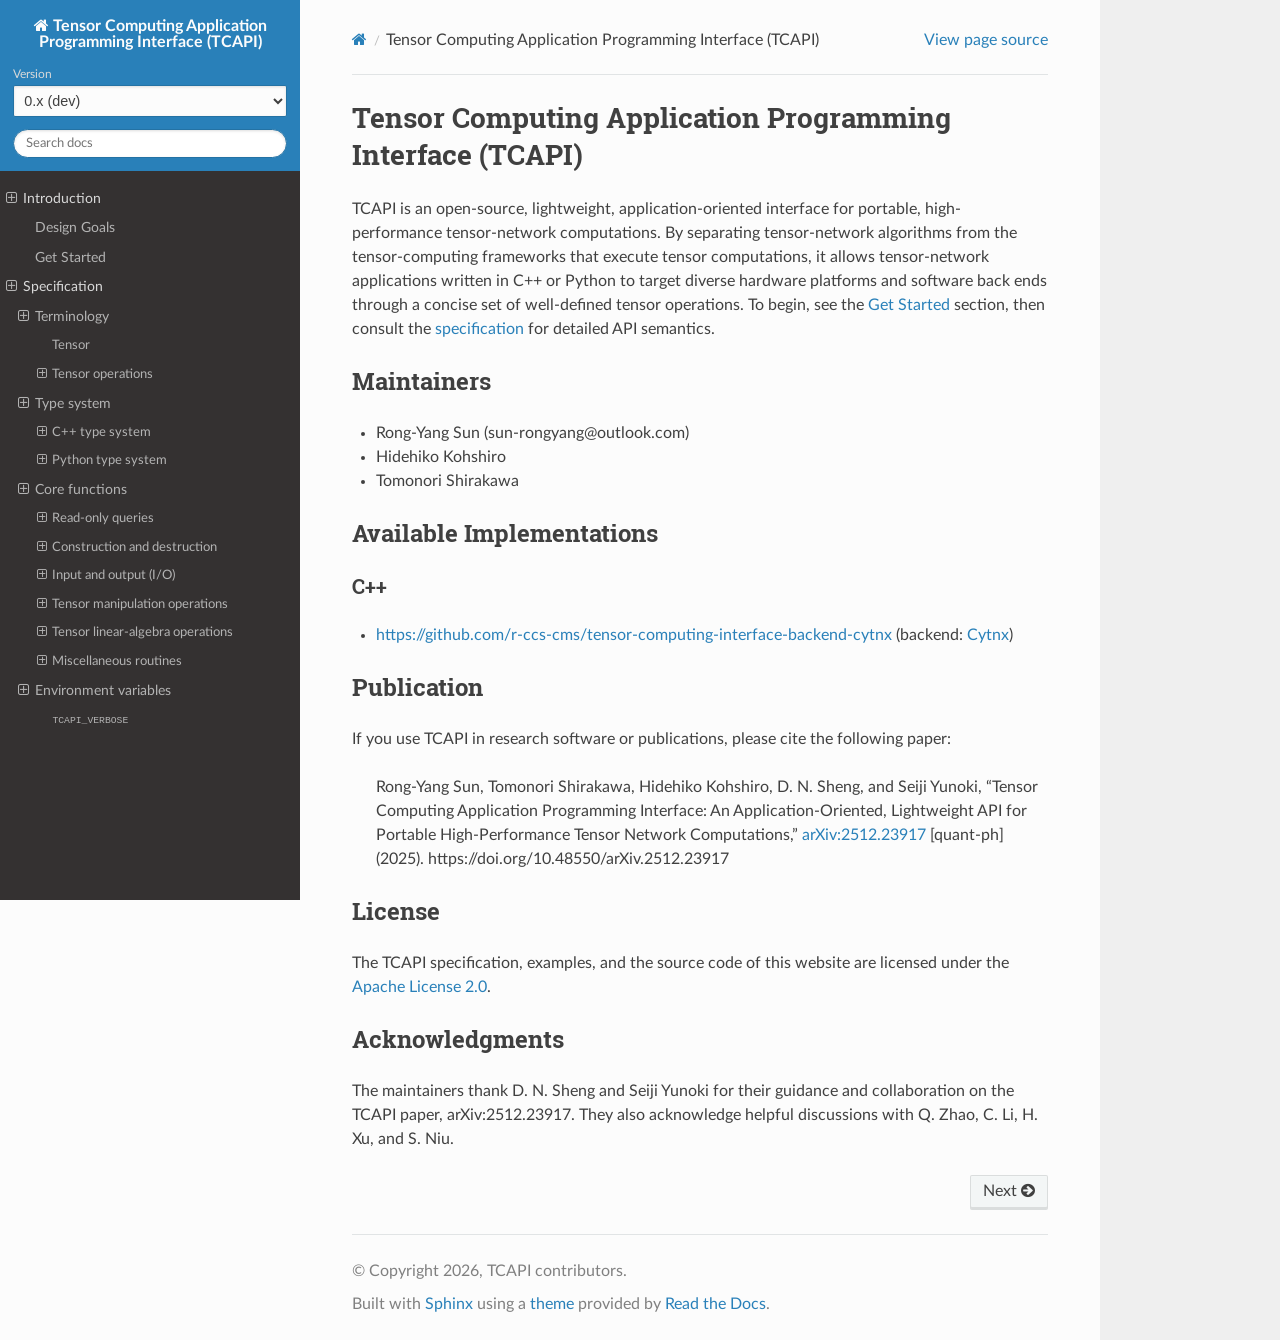
<file: index.html>
<!doctype html>
<html lang="en">
<head>
  <meta charset="utf-8">
  <meta http-equiv="refresh" content="0; url=dev/">
  <title>TCAPI documentation</title>
  <script>window.location.replace("dev/");</script>
</head>
<body>
  <p>Redirecting to <a href="dev/">dev/</a>.</p>
</body>
</html>
</file>
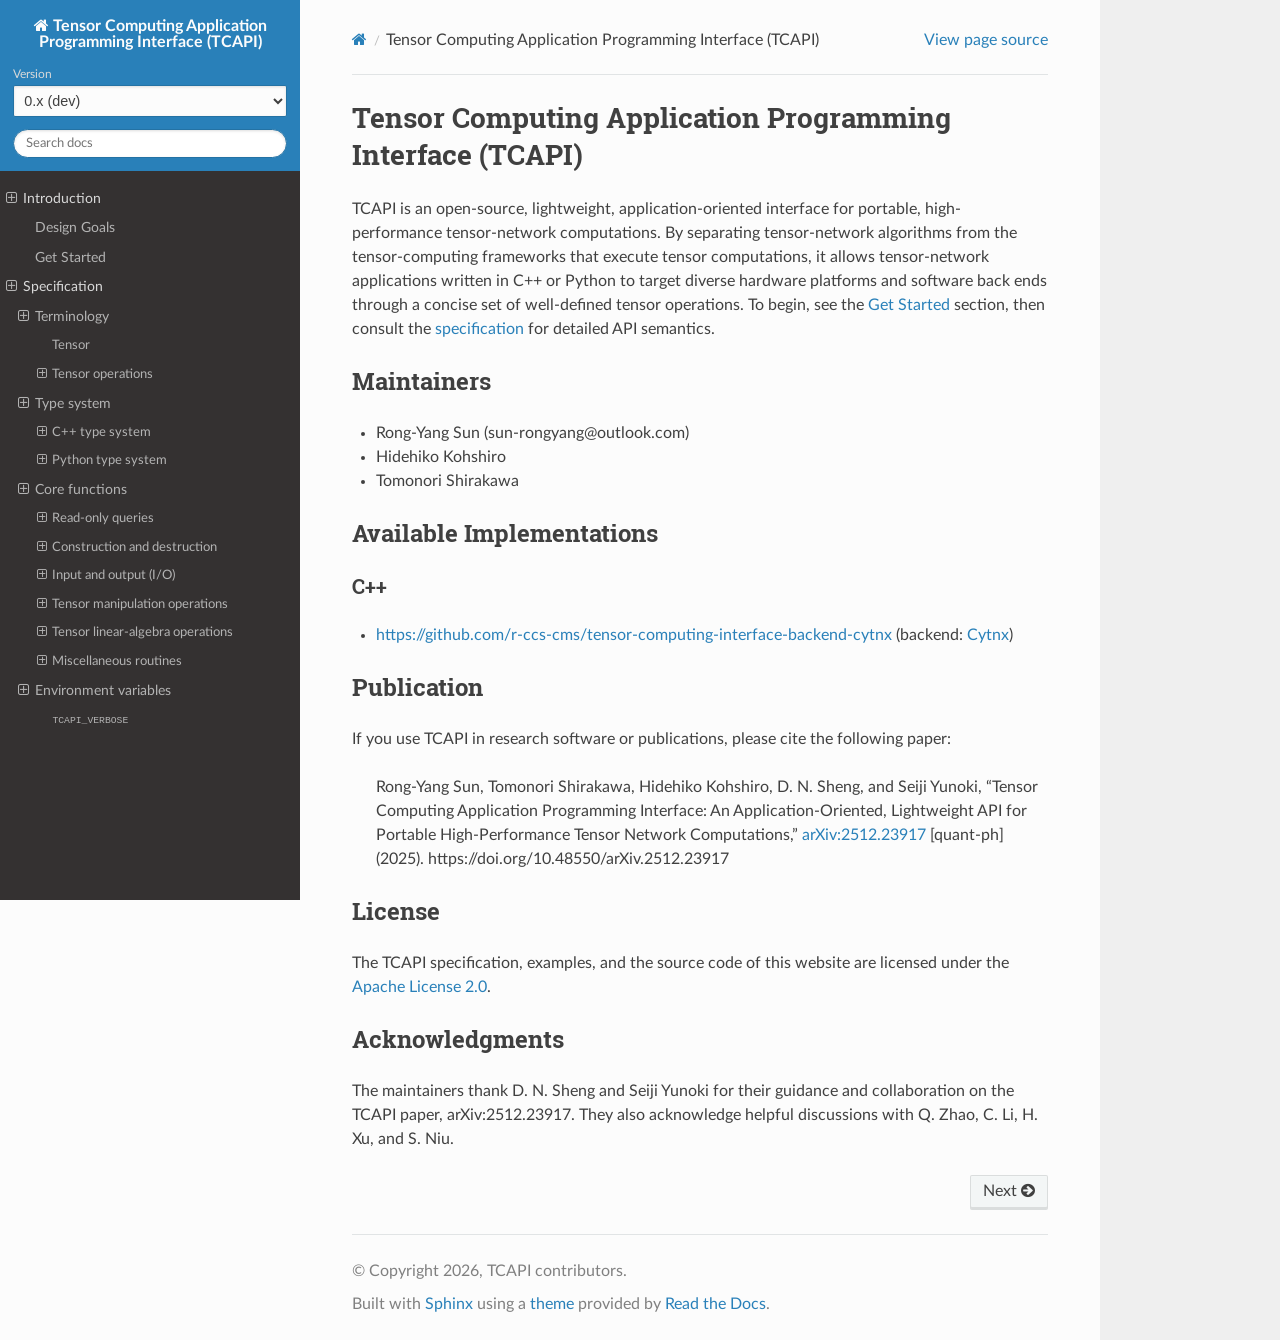
<file: dev/index.html>
<!DOCTYPE html>
<html class="writer-html5" lang="en" data-content_root="./">
<head>
  <meta charset="utf-8" /><meta name="viewport" content="width=device-width, initial-scale=1" />

  <meta name="viewport" content="width=device-width, initial-scale=1.0" />
  <title>Tensor Computing Application Programming Interface (TCAPI) &mdash; Tensor Computing Application Programming Interface (TCAPI) documentation</title>
      <link rel="stylesheet" type="text/css" href="_static/pygments.css?v=b86133f3" />
      <link rel="stylesheet" type="text/css" href="_static/css/theme.css?v=9edc463e" />
      <link rel="stylesheet" type="text/css" href="_static/custom.css?v=697ec9f3" />

  
    <link rel="canonical" href="https://tensorcomputingapi.github.io/dev/index.html" />
      <script src="_static/jquery.js?v=5d32c60e"></script>
      <script src="_static/_sphinx_javascript_frameworks_compat.js?v=2cd50e6c"></script>
      <script src="_static/documentation_options.js?v=670ad4ce"></script>
      <script src="_static/doctools.js?v=fd6eb6e6"></script>
      <script src="_static/sphinx_highlight.js?v=6ffebe34"></script>
      <script data-switcher-json-url="../switcher.json" data-version-slug="dev" data-version="0.x" defer="defer" src="_static/version-switcher.js?v=b096fd83"></script>
    <script src="_static/js/theme.js"></script>
    <link rel="index" title="Index" href="genindex.html" />
    <link rel="search" title="Search" href="search.html" />
    <link rel="next" title="Introduction" href="contents/introduction/index.html" /> 
</head>

<body class="wy-body-for-nav"> 
  <div class="wy-grid-for-nav">
    <nav data-toggle="wy-nav-shift" class="wy-nav-side">
      <div class="wy-side-scroll">
        <div class="wy-side-nav-search" >

          
          
          <a href="#" class="icon icon-home">
            Tensor Computing Application Programming Interface (TCAPI)
          </a>
<div role="search">
  <form id="rtd-search-form" class="wy-form" action="search.html" method="get">
    <input type="text" name="q" placeholder="Search docs" aria-label="Search docs" />
    <input type="hidden" name="check_keywords" value="yes" />
    <input type="hidden" name="area" value="default" />
  </form>
</div>
        </div><div class="wy-menu wy-menu-vertical" data-spy="affix" role="navigation" aria-label="Navigation menu">
              <ul>
<li class="toctree-l1"><a class="reference internal" href="contents/introduction/index.html">Introduction</a><ul>
<li class="toctree-l2"><a class="reference internal" href="contents/introduction/index.html#design-goals">Design Goals</a></li>
<li class="toctree-l2"><a class="reference internal" href="contents/introduction/index.html#get-started">Get Started</a></li>
</ul>
</li>
<li class="toctree-l1"><a class="reference internal" href="contents/specification/index.html">Specification</a><ul>
<li class="toctree-l2"><a class="reference internal" href="contents/specification/index.html#terminology">Terminology</a><ul>
<li class="toctree-l3"><a class="reference internal" href="contents/specification/index.html#tensor">Tensor</a></li>
<li class="toctree-l3"><a class="reference internal" href="contents/specification/index.html#tensor-operations">Tensor operations</a><ul>
<li class="toctree-l4"><a class="reference internal" href="contents/specification/index.html#tensor-manipulation-operations">Tensor manipulation operations</a></li>
<li class="toctree-l4"><a class="reference internal" href="contents/specification/index.html#tensor-linear-algebra-operations">Tensor linear-algebra operations</a></li>
</ul>
</li>
</ul>
</li>
<li class="toctree-l2"><a class="reference internal" href="contents/specification/index.html#type-system">Type system</a><ul>
<li class="toctree-l3"><a class="reference internal" href="contents/specification/index.html#c-type-system">C++ type system</a><ul>
<li class="toctree-l4"><a class="reference internal" href="contents/specification/index.html#tent"><code class="docutils literal notranslate"><span class="pre">TenT</span></code></a></li>
<li class="toctree-l4"><a class="reference internal" href="contents/specification/index.html#tcapi-tensor-traits"><code class="docutils literal notranslate"><span class="pre">tcapi::tensor_traits</span></code></a></li>
<li class="toctree-l4"><a class="reference internal" href="contents/specification/index.html#auxiliary-types">Auxiliary types</a></li>
</ul>
</li>
<li class="toctree-l3"><a class="reference internal" href="contents/specification/index.html#python-type-system">Python type system</a><ul>
<li class="toctree-l4"><a class="reference internal" href="contents/specification/index.html#auxiliary-types-and-values">Auxiliary types and values</a></li>
</ul>
</li>
</ul>
</li>
<li class="toctree-l2"><a class="reference internal" href="contents/specification/index.html#core-functions">Core functions</a><ul>
<li class="toctree-l3"><a class="reference internal" href="contents/specification/index.html#read-only-queries">Read-only queries</a><ul>
<li class="toctree-l4"><a class="reference internal" href="contents/specification/index.html#order"><code class="docutils literal notranslate"><span class="pre">order</span></code></a></li>
<li class="toctree-l4"><a class="reference internal" href="contents/specification/index.html#shape"><code class="docutils literal notranslate"><span class="pre">shape</span></code></a></li>
<li class="toctree-l4"><a class="reference internal" href="contents/specification/index.html#size"><code class="docutils literal notranslate"><span class="pre">size</span></code></a></li>
<li class="toctree-l4"><a class="reference internal" href="contents/specification/index.html#size-bytes"><code class="docutils literal notranslate"><span class="pre">size_bytes</span></code></a></li>
<li class="toctree-l4"><a class="reference internal" href="contents/specification/index.html#get-elem"><code class="docutils literal notranslate"><span class="pre">get_elem</span></code></a></li>
</ul>
</li>
<li class="toctree-l3"><a class="reference internal" href="contents/specification/index.html#construction-and-destruction">Construction and destruction</a><ul>
<li class="toctree-l4"><a class="reference internal" href="contents/specification/index.html#allocate"><code class="docutils literal notranslate"><span class="pre">allocate</span></code></a></li>
<li class="toctree-l4"><a class="reference internal" href="contents/specification/index.html#zeros"><code class="docutils literal notranslate"><span class="pre">zeros</span></code></a></li>
<li class="toctree-l4"><a class="reference internal" href="contents/specification/index.html#assign-from-range"><code class="docutils literal notranslate"><span class="pre">assign_from_range</span></code></a></li>
<li class="toctree-l4"><a class="reference internal" href="contents/specification/index.html#random"><code class="docutils literal notranslate"><span class="pre">random</span></code></a></li>
<li class="toctree-l4"><a class="reference internal" href="contents/specification/index.html#eye"><code class="docutils literal notranslate"><span class="pre">eye</span></code></a></li>
<li class="toctree-l4"><a class="reference internal" href="contents/specification/index.html#fill"><code class="docutils literal notranslate"><span class="pre">fill</span></code></a></li>
<li class="toctree-l4"><a class="reference internal" href="contents/specification/index.html#copy"><code class="docutils literal notranslate"><span class="pre">copy</span></code></a></li>
<li class="toctree-l4"><a class="reference internal" href="contents/specification/index.html#move"><code class="docutils literal notranslate"><span class="pre">move</span></code></a></li>
<li class="toctree-l4"><a class="reference internal" href="contents/specification/index.html#clear"><code class="docutils literal notranslate"><span class="pre">clear</span></code></a></li>
</ul>
</li>
<li class="toctree-l3"><a class="reference internal" href="contents/specification/index.html#input-and-output-i-o">Input and output (I/O)</a><ul>
<li class="toctree-l4"><a class="reference internal" href="contents/specification/index.html#load"><code class="docutils literal notranslate"><span class="pre">load</span></code></a></li>
<li class="toctree-l4"><a class="reference internal" href="contents/specification/index.html#save"><code class="docutils literal notranslate"><span class="pre">save</span></code></a></li>
</ul>
</li>
<li class="toctree-l3"><a class="reference internal" href="contents/specification/index.html#sec-tensor-manipulation">Tensor manipulation operations</a><ul>
<li class="toctree-l4"><a class="reference internal" href="contents/specification/index.html#set-elem"><code class="docutils literal notranslate"><span class="pre">set_elem</span></code></a></li>
<li class="toctree-l4"><a class="reference internal" href="contents/specification/index.html#reshape"><code class="docutils literal notranslate"><span class="pre">reshape</span></code></a></li>
<li class="toctree-l4"><a class="reference internal" href="contents/specification/index.html#transpose"><code class="docutils literal notranslate"><span class="pre">transpose</span></code></a></li>
<li class="toctree-l4"><a class="reference internal" href="contents/specification/index.html#cplx-conj"><code class="docutils literal notranslate"><span class="pre">cplx_conj</span></code></a></li>
<li class="toctree-l4"><a class="reference internal" href="contents/specification/index.html#to-cplx"><code class="docutils literal notranslate"><span class="pre">to_cplx</span></code></a></li>
<li class="toctree-l4"><a class="reference internal" href="contents/specification/index.html#real"><code class="docutils literal notranslate"><span class="pre">real</span></code></a></li>
<li class="toctree-l4"><a class="reference internal" href="contents/specification/index.html#imag"><code class="docutils literal notranslate"><span class="pre">imag</span></code></a></li>
<li class="toctree-l4"><a class="reference internal" href="contents/specification/index.html#expand"><code class="docutils literal notranslate"><span class="pre">expand</span></code></a></li>
<li class="toctree-l4"><a class="reference internal" href="contents/specification/index.html#shrink"><code class="docutils literal notranslate"><span class="pre">shrink</span></code></a></li>
<li class="toctree-l4"><a class="reference internal" href="contents/specification/index.html#extract-sub"><code class="docutils literal notranslate"><span class="pre">extract_sub</span></code></a></li>
<li class="toctree-l4"><a class="reference internal" href="contents/specification/index.html#replace-sub"><code class="docutils literal notranslate"><span class="pre">replace_sub</span></code></a></li>
<li class="toctree-l4"><a class="reference internal" href="contents/specification/index.html#concatenate"><code class="docutils literal notranslate"><span class="pre">concatenate</span></code></a></li>
<li class="toctree-l4"><a class="reference internal" href="contents/specification/index.html#stack"><code class="docutils literal notranslate"><span class="pre">stack</span></code></a></li>
<li class="toctree-l4"><a class="reference internal" href="contents/specification/index.html#for-each"><code class="docutils literal notranslate"><span class="pre">for_each</span></code></a></li>
<li class="toctree-l4"><a class="reference internal" href="contents/specification/index.html#for-each-with-coors"><code class="docutils literal notranslate"><span class="pre">for_each_with_coors</span></code></a></li>
</ul>
</li>
<li class="toctree-l3"><a class="reference internal" href="contents/specification/index.html#sec-tensor-linear-algebra">Tensor linear-algebra operations</a><ul>
<li class="toctree-l4"><a class="reference internal" href="contents/specification/index.html#diag"><code class="docutils literal notranslate"><span class="pre">diag</span></code></a></li>
<li class="toctree-l4"><a class="reference internal" href="contents/specification/index.html#norm"><code class="docutils literal notranslate"><span class="pre">norm</span></code></a></li>
<li class="toctree-l4"><a class="reference internal" href="contents/specification/index.html#normalize"><code class="docutils literal notranslate"><span class="pre">normalize</span></code></a></li>
<li class="toctree-l4"><a class="reference internal" href="contents/specification/index.html#scale"><code class="docutils literal notranslate"><span class="pre">scale</span></code></a></li>
<li class="toctree-l4"><a class="reference internal" href="contents/specification/index.html#trace"><code class="docutils literal notranslate"><span class="pre">trace</span></code></a></li>
<li class="toctree-l4"><a class="reference internal" href="contents/specification/index.html#exp"><code class="docutils literal notranslate"><span class="pre">exp</span></code></a></li>
<li class="toctree-l4"><a class="reference internal" href="contents/specification/index.html#inverse"><code class="docutils literal notranslate"><span class="pre">inverse</span></code></a></li>
<li class="toctree-l4"><a class="reference internal" href="contents/specification/index.html#contract"><code class="docutils literal notranslate"><span class="pre">contract</span></code></a></li>
<li class="toctree-l4"><a class="reference internal" href="contents/specification/index.html#linear-combine"><code class="docutils literal notranslate"><span class="pre">linear_combine</span></code></a></li>
<li class="toctree-l4"><a class="reference internal" href="contents/specification/index.html#svd"><code class="docutils literal notranslate"><span class="pre">svd</span></code></a></li>
<li class="toctree-l4"><a class="reference internal" href="contents/specification/index.html#trunc-svd"><code class="docutils literal notranslate"><span class="pre">trunc_svd</span></code></a></li>
<li class="toctree-l4"><a class="reference internal" href="contents/specification/index.html#qr"><code class="docutils literal notranslate"><span class="pre">qr</span></code></a></li>
<li class="toctree-l4"><a class="reference internal" href="contents/specification/index.html#lq"><code class="docutils literal notranslate"><span class="pre">lq</span></code></a></li>
<li class="toctree-l4"><a class="reference internal" href="contents/specification/index.html#eigvals"><code class="docutils literal notranslate"><span class="pre">eigvals</span></code></a></li>
<li class="toctree-l4"><a class="reference internal" href="contents/specification/index.html#eigvalsh"><code class="docutils literal notranslate"><span class="pre">eigvalsh</span></code></a></li>
<li class="toctree-l4"><a class="reference internal" href="contents/specification/index.html#eig"><code class="docutils literal notranslate"><span class="pre">eig</span></code></a></li>
<li class="toctree-l4"><a class="reference internal" href="contents/specification/index.html#eigh"><code class="docutils literal notranslate"><span class="pre">eigh</span></code></a></li>
</ul>
</li>
<li class="toctree-l3"><a class="reference internal" href="contents/specification/index.html#miscellaneous-routines">Miscellaneous routines</a><ul>
<li class="toctree-l4"><a class="reference internal" href="contents/specification/index.html#create-context"><code class="docutils literal notranslate"><span class="pre">create_context</span></code></a></li>
<li class="toctree-l4"><a class="reference internal" href="contents/specification/index.html#destroy-context"><code class="docutils literal notranslate"><span class="pre">destroy_context</span></code></a></li>
<li class="toctree-l4"><a class="reference internal" href="contents/specification/index.html#to-range"><code class="docutils literal notranslate"><span class="pre">to_range</span></code></a></li>
<li class="toctree-l4"><a class="reference internal" href="contents/specification/index.html#show"><code class="docutils literal notranslate"><span class="pre">show</span></code></a></li>
<li class="toctree-l4"><a class="reference internal" href="contents/specification/index.html#close"><code class="docutils literal notranslate"><span class="pre">close</span></code></a></li>
<li class="toctree-l4"><a class="reference internal" href="contents/specification/index.html#convert"><code class="docutils literal notranslate"><span class="pre">convert</span></code></a></li>
<li class="toctree-l4"><a class="reference internal" href="contents/specification/index.html#version"><code class="docutils literal notranslate"><span class="pre">version</span></code></a></li>
</ul>
</li>
</ul>
</li>
<li class="toctree-l2"><a class="reference internal" href="contents/specification/index.html#environment-variables">Environment variables</a><ul>
<li class="toctree-l3"><a class="reference internal" href="contents/specification/index.html#tcapi-verbose"><code class="docutils literal notranslate"><span class="pre">TCAPI_VERBOSE</span></code></a></li>
</ul>
</li>
</ul>
</li>
</ul>

        </div>
      </div>
    </nav>

    <section data-toggle="wy-nav-shift" class="wy-nav-content-wrap"><nav class="wy-nav-top" aria-label="Mobile navigation menu" >
          <i data-toggle="wy-nav-top" class="fa fa-bars"></i>
          <a href="#">Tensor Computing Application Programming Interface (TCAPI)</a>
      </nav>

      <div class="wy-nav-content">
        <div class="rst-content">
          <div role="navigation" aria-label="Page navigation">
  <ul class="wy-breadcrumbs">
      <li><a href="#" class="icon icon-home" aria-label="Home"></a></li>
      <li class="breadcrumb-item active">Tensor Computing Application Programming Interface (TCAPI)</li>
      <li class="wy-breadcrumbs-aside">
            <a href="_sources/index.md.txt" rel="nofollow"> View page source</a>
      </li>
  </ul>
  <hr/>
</div>
          <div role="main" class="document" itemscope="itemscope" itemtype="http://schema.org/Article">
           <div itemprop="articleBody">
             
  <section class="tex2jax_ignore mathjax_ignore" id="tensor-computing-application-programming-interface-tcapi">
<h1>Tensor Computing Application Programming Interface (TCAPI)<a class="headerlink" href="#tensor-computing-application-programming-interface-tcapi" title="Link to this heading"></a></h1>
<p>TCAPI is an open-source, lightweight, application-oriented interface for portable, high-performance tensor-network computations. By separating tensor-network algorithms from the tensor-computing frameworks that execute tensor computations, it allows tensor-network applications written in C++ or Python to target diverse hardware platforms and software back ends through a concise set of well-defined tensor operations. To begin, see the <a class="reference internal" href="contents/introduction/index.html#get-started"><span class="std std-ref">Get Started</span></a> section, then consult the <a class="reference internal" href="contents/specification/index.html"><span class="doc">specification</span></a> for detailed API semantics.</p>
<section id="maintainers">
<h2>Maintainers<a class="headerlink" href="#maintainers" title="Link to this heading"></a></h2>
<ul class="simple">
<li><p>Rong-Yang Sun (sun-rongyang&#64;outlook.com)</p></li>
<li><p>Hidehiko Kohshiro</p></li>
<li><p>Tomonori Shirakawa</p></li>
</ul>
</section>
<section id="available-implementations">
<h2>Available Implementations<a class="headerlink" href="#available-implementations" title="Link to this heading"></a></h2>
<section id="c">
<h3>C++<a class="headerlink" href="#c" title="Link to this heading"></a></h3>
<ul class="simple">
<li><p><a class="reference external" href="https://github.com/r-ccs-cms/tensor-computing-interface-backend-cytnx">https://github.com/r-ccs-cms/tensor-computing-interface-backend-cytnx</a> (backend: <a class="reference external" href="https://github.com/Cytnx-dev/Cytnx">Cytnx</a>)</p></li>
</ul>
</section>
</section>
<section id="publication">
<h2>Publication<a class="headerlink" href="#publication" title="Link to this heading"></a></h2>
<p>If you use TCAPI in research software or publications, please cite the following paper:</p>
<blockquote>
<div><p>Rong-Yang Sun, Tomonori Shirakawa, Hidehiko Kohshiro, D. N. Sheng, and Seiji Yunoki, “Tensor Computing Application Programming Interface: An Application-Oriented, Lightweight API for Portable High-Performance Tensor Network Computations,” <a class="reference external" href="https://arxiv.org/abs/2512.23917">arXiv:2512.23917</a> [quant-ph] (2025). https://doi.org/10.48550/arXiv.2512.23917</p>
</div></blockquote>
</section>
<section id="license">
<h2>License<a class="headerlink" href="#license" title="Link to this heading"></a></h2>
<p>The TCAPI specification, examples, and the source code of this website are licensed under the <a class="reference external" href="https://www.apache.org/licenses/LICENSE-2.0">Apache License 2.0</a>.</p>
</section>
<section id="acknowledgments">
<h2>Acknowledgments<a class="headerlink" href="#acknowledgments" title="Link to this heading"></a></h2>
<p>The maintainers thank D. N. Sheng and Seiji Yunoki for their guidance and collaboration on the TCAPI paper, arXiv:2512.23917. They also acknowledge helpful discussions with Q. Zhao, C. Li, H. Xu, and S. Niu.</p>
<!-- ## Site Map -->
<div class="toctree-wrapper compound">
</div>
</section>
</section>


           </div>
          </div>
          <footer><div class="rst-footer-buttons" role="navigation" aria-label="Footer">
        <a href="contents/introduction/index.html" class="btn btn-neutral float-right" title="Introduction" accesskey="n" rel="next">Next <span class="fa fa-arrow-circle-right" aria-hidden="true"></span></a>
    </div>

  <hr/>

  <div role="contentinfo">
    <p>&#169; Copyright 2026, TCAPI contributors.</p>
  </div>

  Built with <a href="https://www.sphinx-doc.org/">Sphinx</a> using a
    <a href="https://github.com/readthedocs/sphinx_rtd_theme">theme</a>
    provided by <a href="https://readthedocs.org">Read the Docs</a>.
   

</footer>
        </div>
      </div>
    </section>
  </div>
  <script>
      jQuery(function () {
          SphinxRtdTheme.Navigation.enable(true);
      });
  </script> 

</body>
</html>
</file>
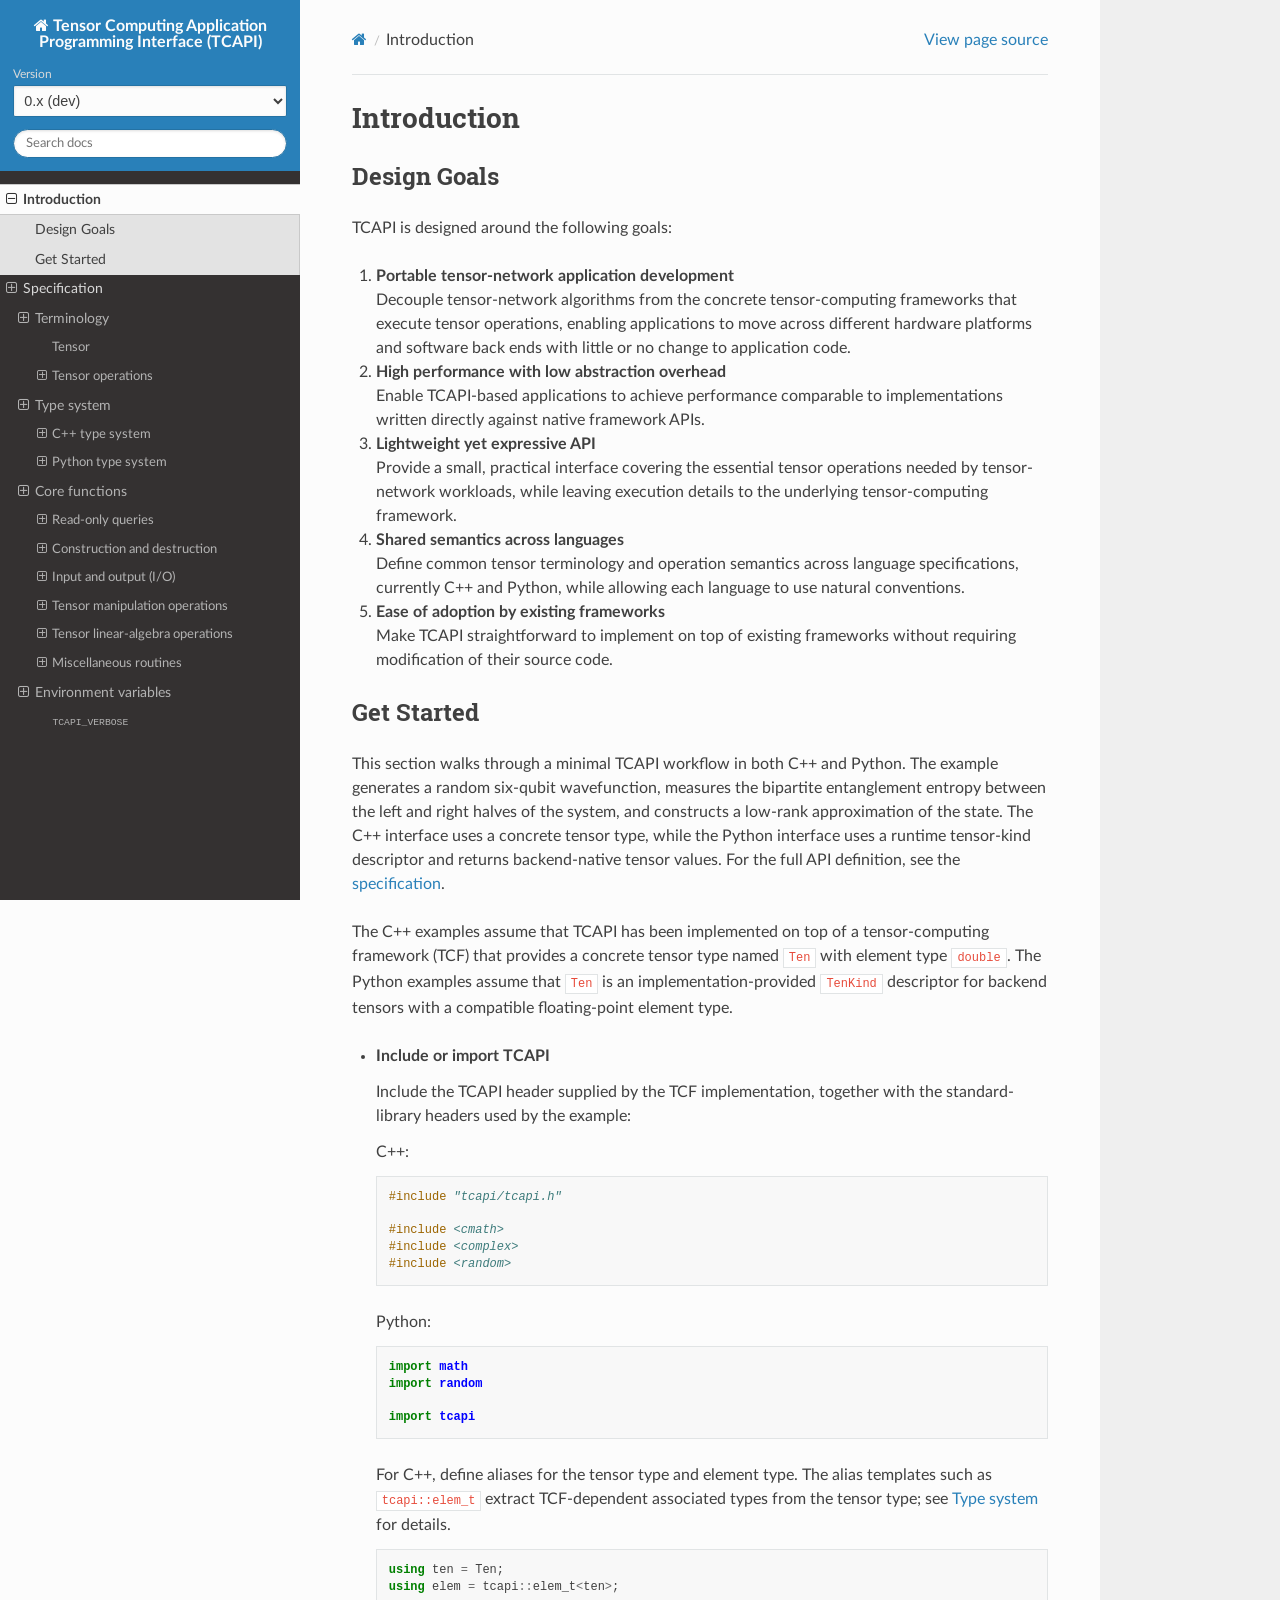
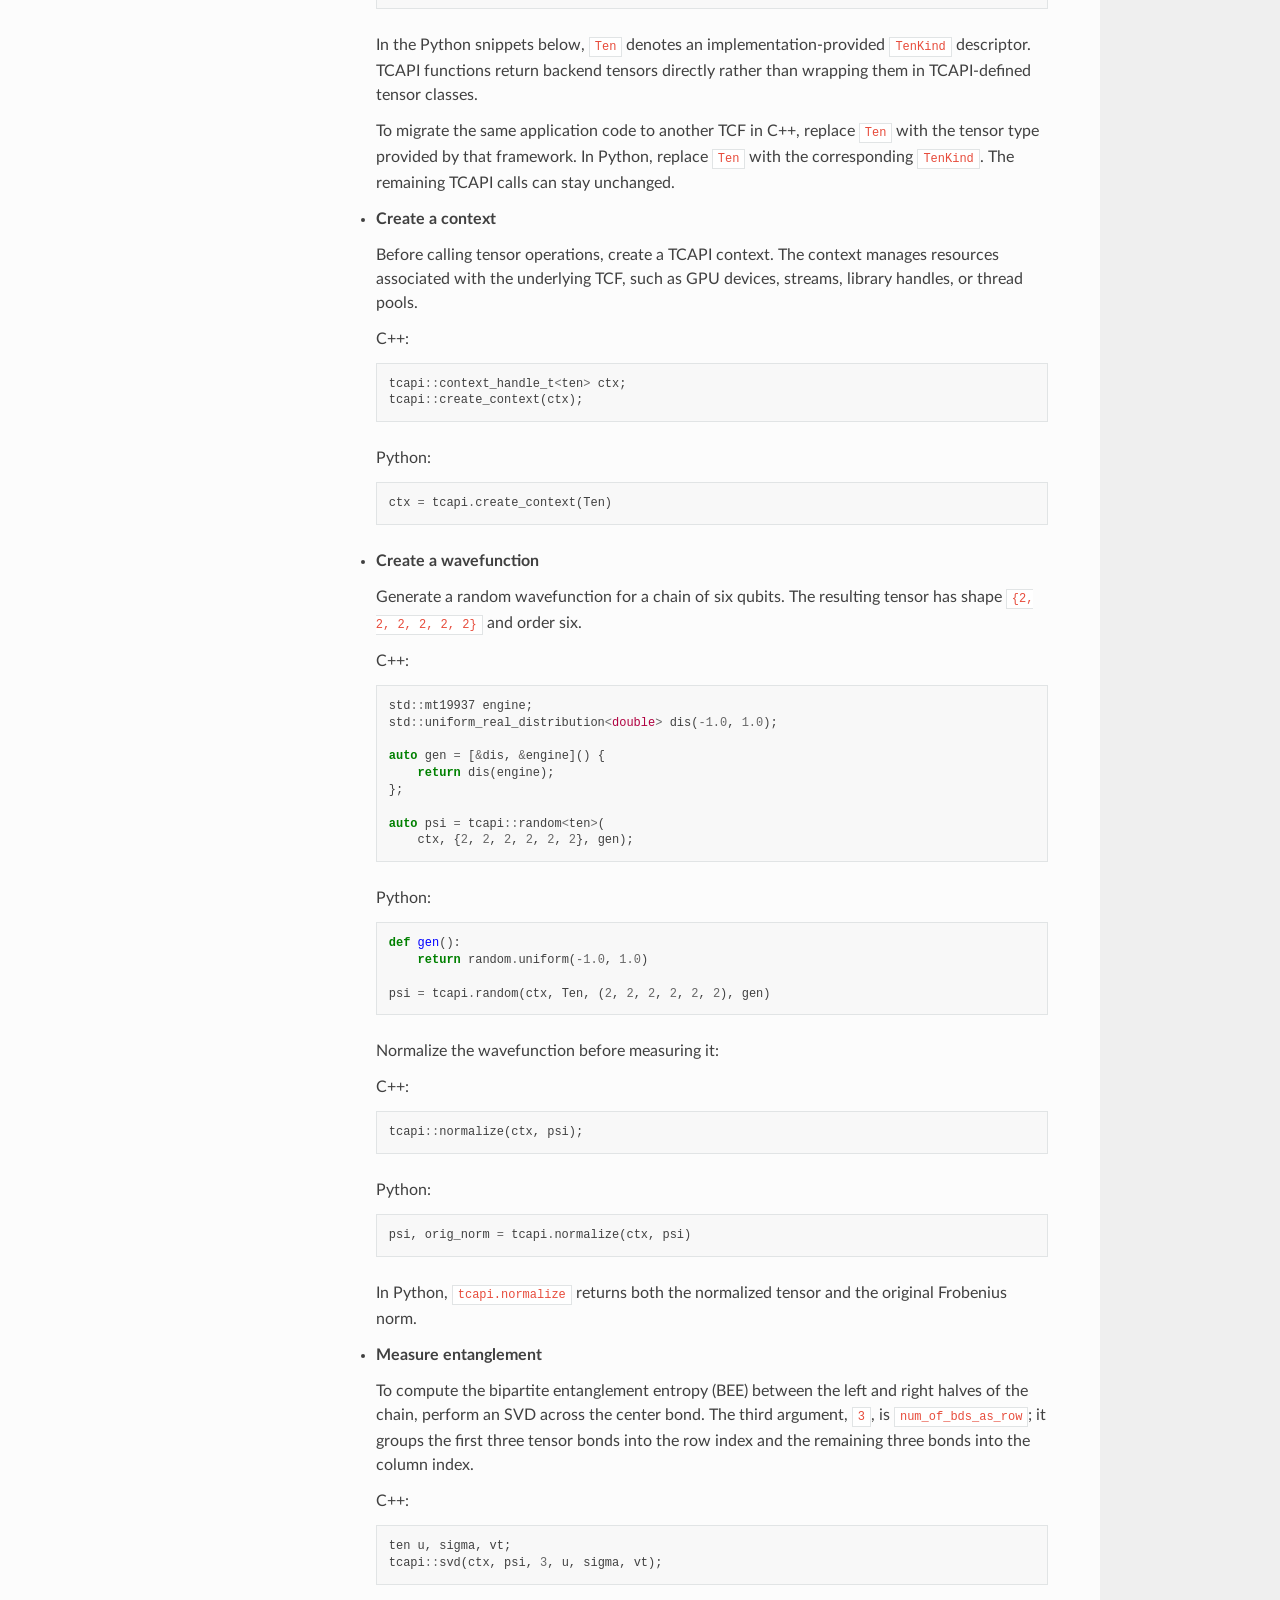
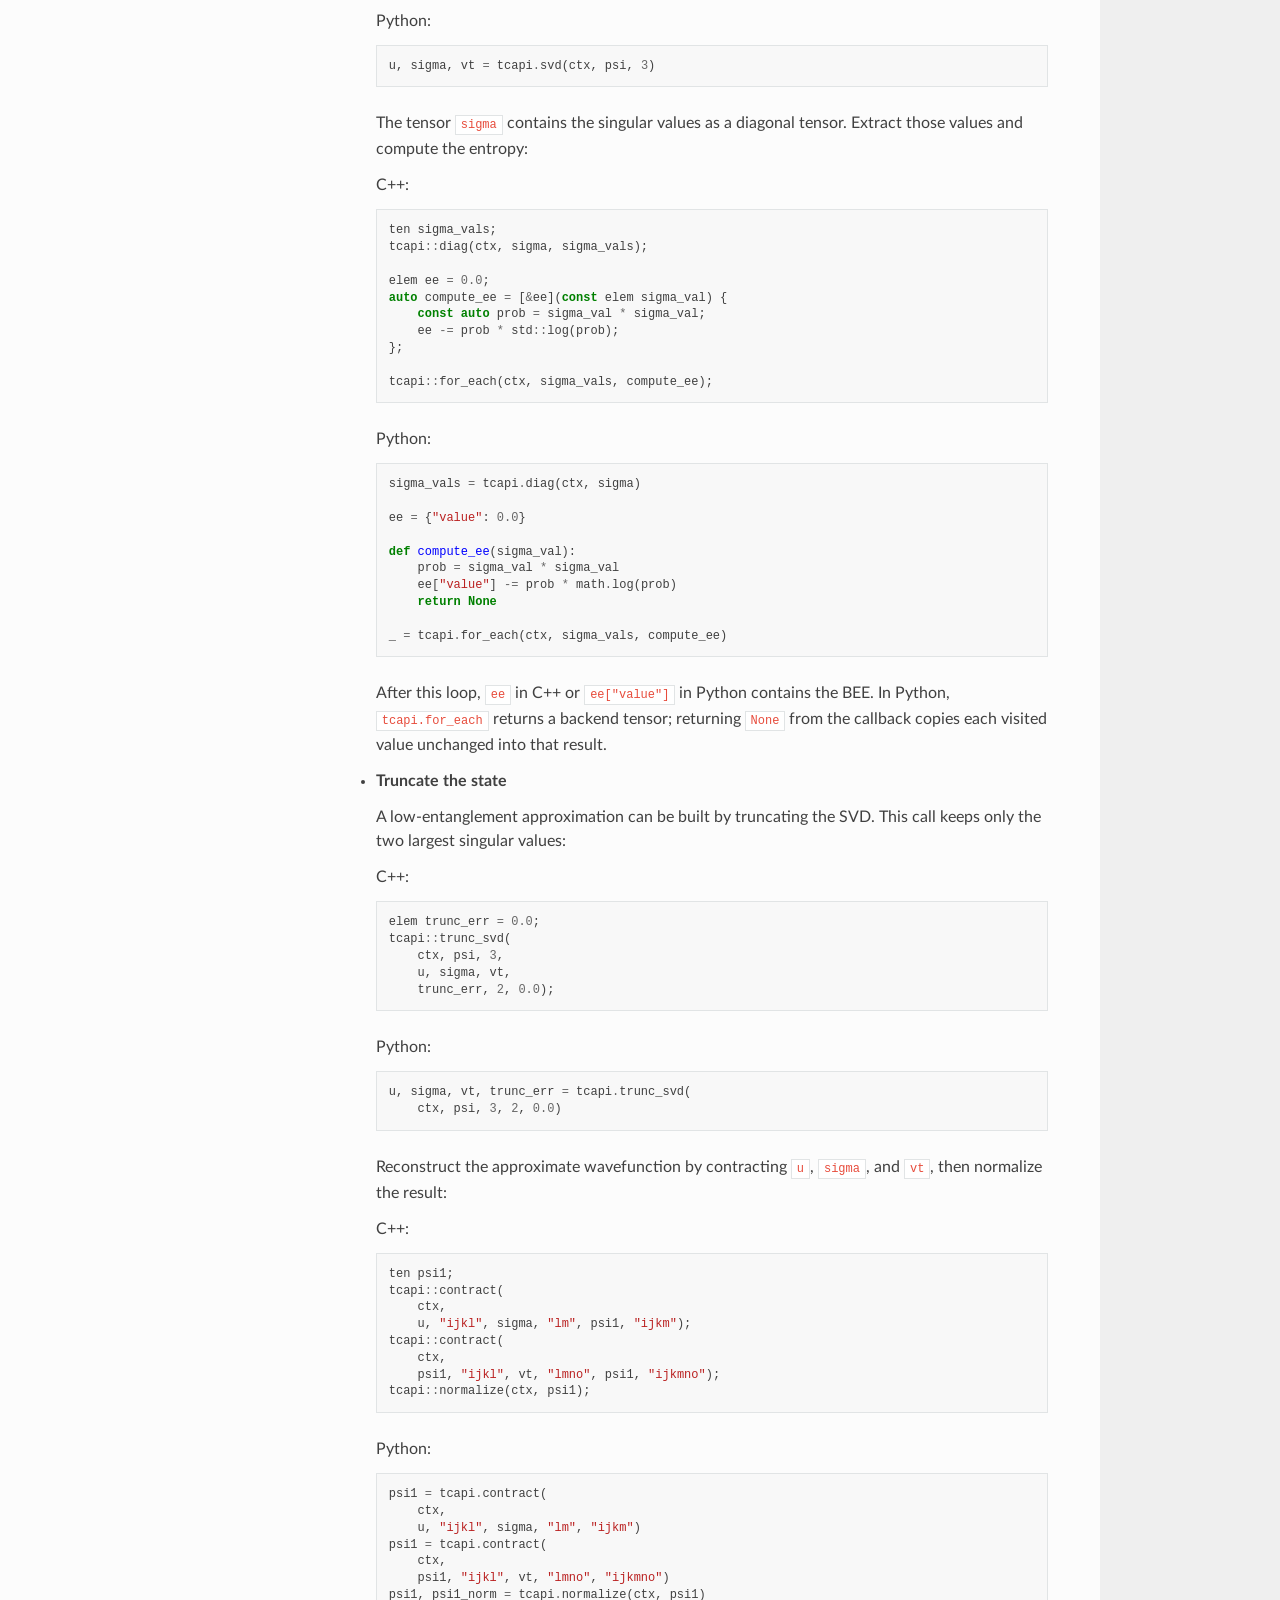
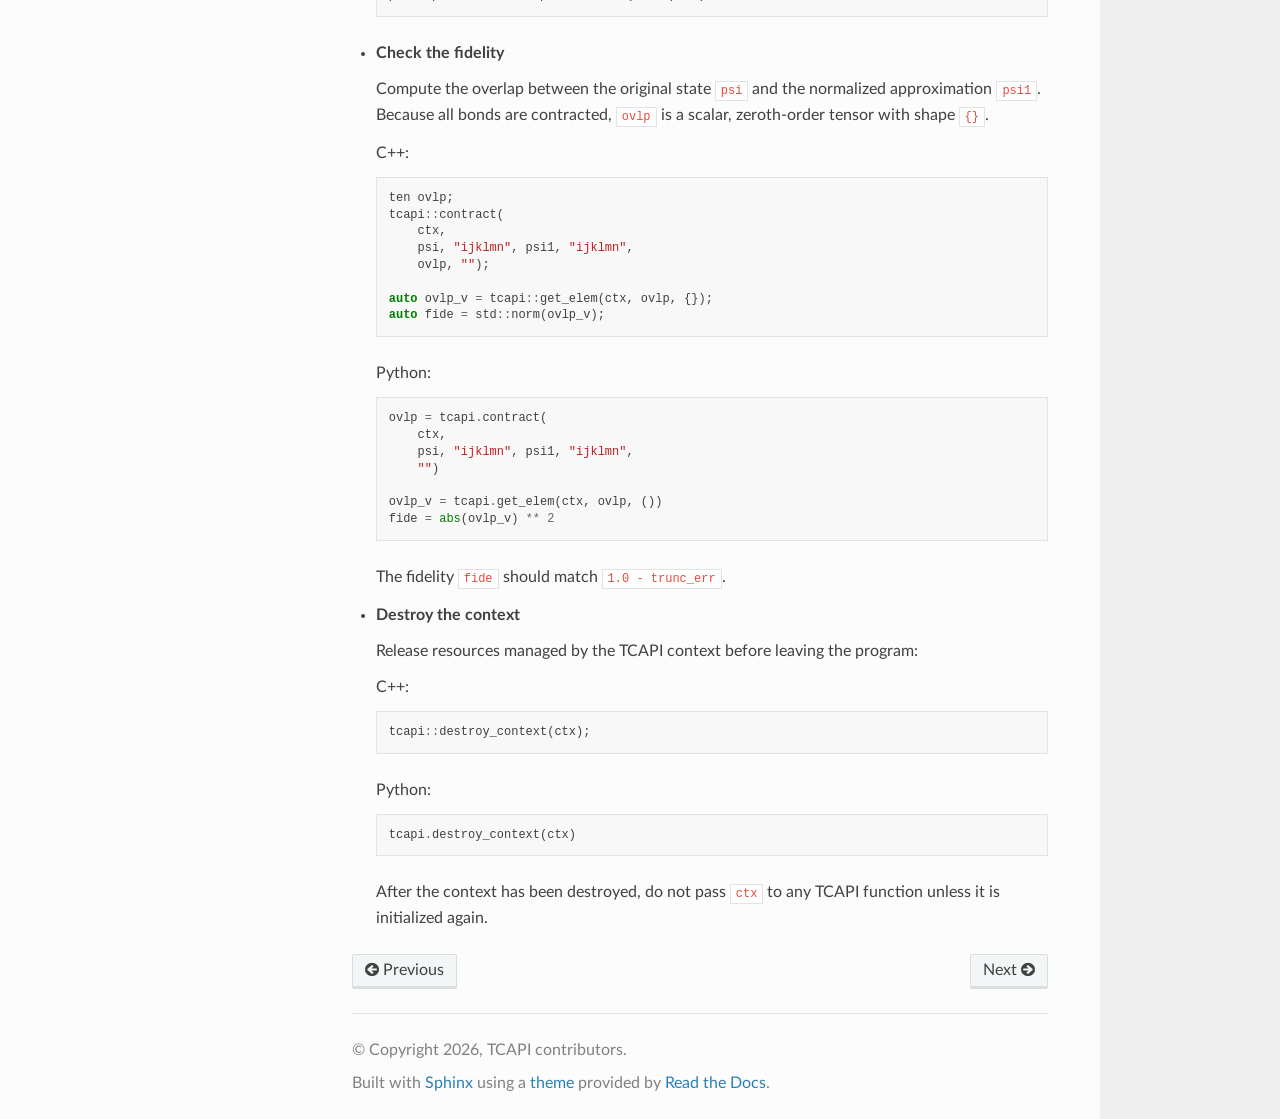
<file: dev/contents/introduction/index.html>
<!DOCTYPE html>
<html class="writer-html5" lang="en" data-content_root="../../">
<head>
  <meta charset="utf-8" /><meta name="viewport" content="width=device-width, initial-scale=1" />

  <meta name="viewport" content="width=device-width, initial-scale=1.0" />
  <title>Introduction &mdash; Tensor Computing Application Programming Interface (TCAPI) documentation</title>
      <link rel="stylesheet" type="text/css" href="../../_static/pygments.css?v=b86133f3" />
      <link rel="stylesheet" type="text/css" href="../../_static/css/theme.css?v=9edc463e" />
      <link rel="stylesheet" type="text/css" href="../../_static/custom.css?v=697ec9f3" />

  
    <link rel="canonical" href="https://tensorcomputingapi.github.io/dev/contents/introduction/index.html" />
      <script src="../../_static/jquery.js?v=5d32c60e"></script>
      <script src="../../_static/_sphinx_javascript_frameworks_compat.js?v=2cd50e6c"></script>
      <script src="../../_static/documentation_options.js?v=670ad4ce"></script>
      <script src="../../_static/doctools.js?v=fd6eb6e6"></script>
      <script src="../../_static/sphinx_highlight.js?v=6ffebe34"></script>
      <script data-switcher-json-url="../switcher.json" data-version-slug="dev" data-version="0.x" defer="defer" src="../../_static/version-switcher.js?v=b096fd83"></script>
    <script src="../../_static/js/theme.js"></script>
    <link rel="index" title="Index" href="../../genindex.html" />
    <link rel="search" title="Search" href="../../search.html" />
    <link rel="next" title="Specification" href="../specification/index.html" />
    <link rel="prev" title="Tensor Computing Application Programming Interface (TCAPI)" href="../../index.html" /> 
</head>

<body class="wy-body-for-nav"> 
  <div class="wy-grid-for-nav">
    <nav data-toggle="wy-nav-shift" class="wy-nav-side">
      <div class="wy-side-scroll">
        <div class="wy-side-nav-search" >

          
          
          <a href="../../index.html" class="icon icon-home">
            Tensor Computing Application Programming Interface (TCAPI)
          </a>
<div role="search">
  <form id="rtd-search-form" class="wy-form" action="../../search.html" method="get">
    <input type="text" name="q" placeholder="Search docs" aria-label="Search docs" />
    <input type="hidden" name="check_keywords" value="yes" />
    <input type="hidden" name="area" value="default" />
  </form>
</div>
        </div><div class="wy-menu wy-menu-vertical" data-spy="affix" role="navigation" aria-label="Navigation menu">
              <ul class="current">
<li class="toctree-l1 current"><a class="current reference internal" href="#">Introduction</a><ul>
<li class="toctree-l2"><a class="reference internal" href="#design-goals">Design Goals</a></li>
<li class="toctree-l2"><a class="reference internal" href="#get-started">Get Started</a></li>
</ul>
</li>
<li class="toctree-l1"><a class="reference internal" href="../specification/index.html">Specification</a><ul>
<li class="toctree-l2"><a class="reference internal" href="../specification/index.html#terminology">Terminology</a><ul>
<li class="toctree-l3"><a class="reference internal" href="../specification/index.html#tensor">Tensor</a></li>
<li class="toctree-l3"><a class="reference internal" href="../specification/index.html#tensor-operations">Tensor operations</a><ul>
<li class="toctree-l4"><a class="reference internal" href="../specification/index.html#tensor-manipulation-operations">Tensor manipulation operations</a></li>
<li class="toctree-l4"><a class="reference internal" href="../specification/index.html#tensor-linear-algebra-operations">Tensor linear-algebra operations</a></li>
</ul>
</li>
</ul>
</li>
<li class="toctree-l2"><a class="reference internal" href="../specification/index.html#type-system">Type system</a><ul>
<li class="toctree-l3"><a class="reference internal" href="../specification/index.html#c-type-system">C++ type system</a><ul>
<li class="toctree-l4"><a class="reference internal" href="../specification/index.html#tent"><code class="docutils literal notranslate"><span class="pre">TenT</span></code></a></li>
<li class="toctree-l4"><a class="reference internal" href="../specification/index.html#tcapi-tensor-traits"><code class="docutils literal notranslate"><span class="pre">tcapi::tensor_traits</span></code></a></li>
<li class="toctree-l4"><a class="reference internal" href="../specification/index.html#auxiliary-types">Auxiliary types</a></li>
</ul>
</li>
<li class="toctree-l3"><a class="reference internal" href="../specification/index.html#python-type-system">Python type system</a><ul>
<li class="toctree-l4"><a class="reference internal" href="../specification/index.html#auxiliary-types-and-values">Auxiliary types and values</a></li>
</ul>
</li>
</ul>
</li>
<li class="toctree-l2"><a class="reference internal" href="../specification/index.html#core-functions">Core functions</a><ul>
<li class="toctree-l3"><a class="reference internal" href="../specification/index.html#read-only-queries">Read-only queries</a><ul>
<li class="toctree-l4"><a class="reference internal" href="../specification/index.html#order"><code class="docutils literal notranslate"><span class="pre">order</span></code></a></li>
<li class="toctree-l4"><a class="reference internal" href="../specification/index.html#shape"><code class="docutils literal notranslate"><span class="pre">shape</span></code></a></li>
<li class="toctree-l4"><a class="reference internal" href="../specification/index.html#size"><code class="docutils literal notranslate"><span class="pre">size</span></code></a></li>
<li class="toctree-l4"><a class="reference internal" href="../specification/index.html#size-bytes"><code class="docutils literal notranslate"><span class="pre">size_bytes</span></code></a></li>
<li class="toctree-l4"><a class="reference internal" href="../specification/index.html#get-elem"><code class="docutils literal notranslate"><span class="pre">get_elem</span></code></a></li>
</ul>
</li>
<li class="toctree-l3"><a class="reference internal" href="../specification/index.html#construction-and-destruction">Construction and destruction</a><ul>
<li class="toctree-l4"><a class="reference internal" href="../specification/index.html#allocate"><code class="docutils literal notranslate"><span class="pre">allocate</span></code></a></li>
<li class="toctree-l4"><a class="reference internal" href="../specification/index.html#zeros"><code class="docutils literal notranslate"><span class="pre">zeros</span></code></a></li>
<li class="toctree-l4"><a class="reference internal" href="../specification/index.html#assign-from-range"><code class="docutils literal notranslate"><span class="pre">assign_from_range</span></code></a></li>
<li class="toctree-l4"><a class="reference internal" href="../specification/index.html#random"><code class="docutils literal notranslate"><span class="pre">random</span></code></a></li>
<li class="toctree-l4"><a class="reference internal" href="../specification/index.html#eye"><code class="docutils literal notranslate"><span class="pre">eye</span></code></a></li>
<li class="toctree-l4"><a class="reference internal" href="../specification/index.html#fill"><code class="docutils literal notranslate"><span class="pre">fill</span></code></a></li>
<li class="toctree-l4"><a class="reference internal" href="../specification/index.html#copy"><code class="docutils literal notranslate"><span class="pre">copy</span></code></a></li>
<li class="toctree-l4"><a class="reference internal" href="../specification/index.html#move"><code class="docutils literal notranslate"><span class="pre">move</span></code></a></li>
<li class="toctree-l4"><a class="reference internal" href="../specification/index.html#clear"><code class="docutils literal notranslate"><span class="pre">clear</span></code></a></li>
</ul>
</li>
<li class="toctree-l3"><a class="reference internal" href="../specification/index.html#input-and-output-i-o">Input and output (I/O)</a><ul>
<li class="toctree-l4"><a class="reference internal" href="../specification/index.html#load"><code class="docutils literal notranslate"><span class="pre">load</span></code></a></li>
<li class="toctree-l4"><a class="reference internal" href="../specification/index.html#save"><code class="docutils literal notranslate"><span class="pre">save</span></code></a></li>
</ul>
</li>
<li class="toctree-l3"><a class="reference internal" href="../specification/index.html#sec-tensor-manipulation">Tensor manipulation operations</a><ul>
<li class="toctree-l4"><a class="reference internal" href="../specification/index.html#set-elem"><code class="docutils literal notranslate"><span class="pre">set_elem</span></code></a></li>
<li class="toctree-l4"><a class="reference internal" href="../specification/index.html#reshape"><code class="docutils literal notranslate"><span class="pre">reshape</span></code></a></li>
<li class="toctree-l4"><a class="reference internal" href="../specification/index.html#transpose"><code class="docutils literal notranslate"><span class="pre">transpose</span></code></a></li>
<li class="toctree-l4"><a class="reference internal" href="../specification/index.html#cplx-conj"><code class="docutils literal notranslate"><span class="pre">cplx_conj</span></code></a></li>
<li class="toctree-l4"><a class="reference internal" href="../specification/index.html#to-cplx"><code class="docutils literal notranslate"><span class="pre">to_cplx</span></code></a></li>
<li class="toctree-l4"><a class="reference internal" href="../specification/index.html#real"><code class="docutils literal notranslate"><span class="pre">real</span></code></a></li>
<li class="toctree-l4"><a class="reference internal" href="../specification/index.html#imag"><code class="docutils literal notranslate"><span class="pre">imag</span></code></a></li>
<li class="toctree-l4"><a class="reference internal" href="../specification/index.html#expand"><code class="docutils literal notranslate"><span class="pre">expand</span></code></a></li>
<li class="toctree-l4"><a class="reference internal" href="../specification/index.html#shrink"><code class="docutils literal notranslate"><span class="pre">shrink</span></code></a></li>
<li class="toctree-l4"><a class="reference internal" href="../specification/index.html#extract-sub"><code class="docutils literal notranslate"><span class="pre">extract_sub</span></code></a></li>
<li class="toctree-l4"><a class="reference internal" href="../specification/index.html#replace-sub"><code class="docutils literal notranslate"><span class="pre">replace_sub</span></code></a></li>
<li class="toctree-l4"><a class="reference internal" href="../specification/index.html#concatenate"><code class="docutils literal notranslate"><span class="pre">concatenate</span></code></a></li>
<li class="toctree-l4"><a class="reference internal" href="../specification/index.html#stack"><code class="docutils literal notranslate"><span class="pre">stack</span></code></a></li>
<li class="toctree-l4"><a class="reference internal" href="../specification/index.html#for-each"><code class="docutils literal notranslate"><span class="pre">for_each</span></code></a></li>
<li class="toctree-l4"><a class="reference internal" href="../specification/index.html#for-each-with-coors"><code class="docutils literal notranslate"><span class="pre">for_each_with_coors</span></code></a></li>
</ul>
</li>
<li class="toctree-l3"><a class="reference internal" href="../specification/index.html#sec-tensor-linear-algebra">Tensor linear-algebra operations</a><ul>
<li class="toctree-l4"><a class="reference internal" href="../specification/index.html#diag"><code class="docutils literal notranslate"><span class="pre">diag</span></code></a></li>
<li class="toctree-l4"><a class="reference internal" href="../specification/index.html#norm"><code class="docutils literal notranslate"><span class="pre">norm</span></code></a></li>
<li class="toctree-l4"><a class="reference internal" href="../specification/index.html#normalize"><code class="docutils literal notranslate"><span class="pre">normalize</span></code></a></li>
<li class="toctree-l4"><a class="reference internal" href="../specification/index.html#scale"><code class="docutils literal notranslate"><span class="pre">scale</span></code></a></li>
<li class="toctree-l4"><a class="reference internal" href="../specification/index.html#trace"><code class="docutils literal notranslate"><span class="pre">trace</span></code></a></li>
<li class="toctree-l4"><a class="reference internal" href="../specification/index.html#exp"><code class="docutils literal notranslate"><span class="pre">exp</span></code></a></li>
<li class="toctree-l4"><a class="reference internal" href="../specification/index.html#inverse"><code class="docutils literal notranslate"><span class="pre">inverse</span></code></a></li>
<li class="toctree-l4"><a class="reference internal" href="../specification/index.html#contract"><code class="docutils literal notranslate"><span class="pre">contract</span></code></a></li>
<li class="toctree-l4"><a class="reference internal" href="../specification/index.html#linear-combine"><code class="docutils literal notranslate"><span class="pre">linear_combine</span></code></a></li>
<li class="toctree-l4"><a class="reference internal" href="../specification/index.html#svd"><code class="docutils literal notranslate"><span class="pre">svd</span></code></a></li>
<li class="toctree-l4"><a class="reference internal" href="../specification/index.html#trunc-svd"><code class="docutils literal notranslate"><span class="pre">trunc_svd</span></code></a></li>
<li class="toctree-l4"><a class="reference internal" href="../specification/index.html#qr"><code class="docutils literal notranslate"><span class="pre">qr</span></code></a></li>
<li class="toctree-l4"><a class="reference internal" href="../specification/index.html#lq"><code class="docutils literal notranslate"><span class="pre">lq</span></code></a></li>
<li class="toctree-l4"><a class="reference internal" href="../specification/index.html#eigvals"><code class="docutils literal notranslate"><span class="pre">eigvals</span></code></a></li>
<li class="toctree-l4"><a class="reference internal" href="../specification/index.html#eigvalsh"><code class="docutils literal notranslate"><span class="pre">eigvalsh</span></code></a></li>
<li class="toctree-l4"><a class="reference internal" href="../specification/index.html#eig"><code class="docutils literal notranslate"><span class="pre">eig</span></code></a></li>
<li class="toctree-l4"><a class="reference internal" href="../specification/index.html#eigh"><code class="docutils literal notranslate"><span class="pre">eigh</span></code></a></li>
</ul>
</li>
<li class="toctree-l3"><a class="reference internal" href="../specification/index.html#miscellaneous-routines">Miscellaneous routines</a><ul>
<li class="toctree-l4"><a class="reference internal" href="../specification/index.html#create-context"><code class="docutils literal notranslate"><span class="pre">create_context</span></code></a></li>
<li class="toctree-l4"><a class="reference internal" href="../specification/index.html#destroy-context"><code class="docutils literal notranslate"><span class="pre">destroy_context</span></code></a></li>
<li class="toctree-l4"><a class="reference internal" href="../specification/index.html#to-range"><code class="docutils literal notranslate"><span class="pre">to_range</span></code></a></li>
<li class="toctree-l4"><a class="reference internal" href="../specification/index.html#show"><code class="docutils literal notranslate"><span class="pre">show</span></code></a></li>
<li class="toctree-l4"><a class="reference internal" href="../specification/index.html#close"><code class="docutils literal notranslate"><span class="pre">close</span></code></a></li>
<li class="toctree-l4"><a class="reference internal" href="../specification/index.html#convert"><code class="docutils literal notranslate"><span class="pre">convert</span></code></a></li>
<li class="toctree-l4"><a class="reference internal" href="../specification/index.html#version"><code class="docutils literal notranslate"><span class="pre">version</span></code></a></li>
</ul>
</li>
</ul>
</li>
<li class="toctree-l2"><a class="reference internal" href="../specification/index.html#environment-variables">Environment variables</a><ul>
<li class="toctree-l3"><a class="reference internal" href="../specification/index.html#tcapi-verbose"><code class="docutils literal notranslate"><span class="pre">TCAPI_VERBOSE</span></code></a></li>
</ul>
</li>
</ul>
</li>
</ul>

        </div>
      </div>
    </nav>

    <section data-toggle="wy-nav-shift" class="wy-nav-content-wrap"><nav class="wy-nav-top" aria-label="Mobile navigation menu" >
          <i data-toggle="wy-nav-top" class="fa fa-bars"></i>
          <a href="../../index.html">Tensor Computing Application Programming Interface (TCAPI)</a>
      </nav>

      <div class="wy-nav-content">
        <div class="rst-content">
          <div role="navigation" aria-label="Page navigation">
  <ul class="wy-breadcrumbs">
      <li><a href="../../index.html" class="icon icon-home" aria-label="Home"></a></li>
      <li class="breadcrumb-item active">Introduction</li>
      <li class="wy-breadcrumbs-aside">
            <a href="../../_sources/contents/introduction/index.md.txt" rel="nofollow"> View page source</a>
      </li>
  </ul>
  <hr/>
</div>
          <div role="main" class="document" itemscope="itemscope" itemtype="http://schema.org/Article">
           <div itemprop="articleBody">
             
  <section class="tex2jax_ignore mathjax_ignore" id="introduction">
<h1>Introduction<a class="headerlink" href="#introduction" title="Link to this heading"></a></h1>
<section id="design-goals">
<h2>Design Goals<a class="headerlink" href="#design-goals" title="Link to this heading"></a></h2>
<p>TCAPI is designed around the following goals:</p>
<ol class="arabic simple">
<li><p><strong>Portable tensor-network application development</strong><br />
Decouple tensor-network algorithms from the concrete tensor-computing frameworks that execute tensor operations, enabling applications to move across different hardware platforms and software back ends with little or no change to application code.</p></li>
<li><p><strong>High performance with low abstraction overhead</strong><br />
Enable TCAPI-based applications to achieve performance comparable to implementations written directly against native framework APIs.</p></li>
<li><p><strong>Lightweight yet expressive API</strong><br />
Provide a small, practical interface covering the essential tensor operations needed by tensor-network workloads, while leaving execution details to the underlying tensor-computing framework.</p></li>
<li><p><strong>Shared semantics across languages</strong><br />
Define common tensor terminology and operation semantics across language specifications, currently C++ and Python, while allowing each language to use natural conventions.</p></li>
<li><p><strong>Ease of adoption by existing frameworks</strong><br />
Make TCAPI straightforward to implement on top of existing frameworks without requiring modification of their source code.</p></li>
</ol>
</section>
<section id="get-started">
<span id="id1"></span><h2>Get Started<a class="headerlink" href="#get-started" title="Link to this heading"></a></h2>
<p>This section walks through a minimal TCAPI workflow in both C++ and Python.
The example generates a random six-qubit wavefunction, measures the bipartite entanglement entropy between the left and right halves of the system, and constructs a low-rank approximation of the state.
The C++ interface uses a concrete tensor type, while the Python interface uses a runtime tensor-kind descriptor and returns backend-native tensor values.
For the full API definition, see the <a class="reference internal" href="../specification/index.html"><span class="doc">specification</span></a>.</p>
<p>The C++ examples assume that TCAPI has been implemented on top of a tensor-computing framework (TCF) that provides a concrete tensor type named <code class="docutils literal notranslate"><span class="pre">Ten</span></code> with element type <code class="docutils literal notranslate"><span class="pre">double</span></code>.
The Python examples assume that <code class="docutils literal notranslate"><span class="pre">Ten</span></code> is an implementation-provided <code class="docutils literal notranslate"><span class="pre">TenKind</span></code> descriptor for backend tensors with a compatible floating-point element type.</p>
<ul>
<li><p><strong>Include or import TCAPI</strong></p>
<p>Include the TCAPI header supplied by the TCF implementation, together with the standard-library headers used by the example:</p>
<p>C++:</p>
<div class="highlight-cpp notranslate"><div class="highlight"><pre><span></span><span class="cp">#include</span><span class="w"> </span><span class="cpf">&quot;tcapi/tcapi.h&quot;</span>

<span class="cp">#include</span><span class="w"> </span><span class="cpf">&lt;cmath&gt;</span>
<span class="cp">#include</span><span class="w"> </span><span class="cpf">&lt;complex&gt;</span>
<span class="cp">#include</span><span class="w"> </span><span class="cpf">&lt;random&gt;</span>
</pre></div>
</div>
<p>Python:</p>
<div class="highlight-python notranslate"><div class="highlight"><pre><span></span><span class="kn">import</span><span class="w"> </span><span class="nn">math</span>
<span class="kn">import</span><span class="w"> </span><span class="nn">random</span>

<span class="kn">import</span><span class="w"> </span><span class="nn">tcapi</span>
</pre></div>
</div>
<p>For C++, define aliases for the tensor type and element type.
The alias templates such as <code class="docutils literal notranslate"><span class="pre">tcapi::elem_t</span></code> extract TCF-dependent associated types from the tensor type; see <a class="reference internal" href="../specification/index.html#sec-type-system"><span class="std std-ref">Type system</span></a> for details.</p>
<div class="highlight-cpp notranslate"><div class="highlight"><pre><span></span><span class="k">using</span><span class="w"> </span><span class="n">ten</span><span class="w"> </span><span class="o">=</span><span class="w"> </span><span class="n">Ten</span><span class="p">;</span>
<span class="k">using</span><span class="w"> </span><span class="n">elem</span><span class="w"> </span><span class="o">=</span><span class="w"> </span><span class="n">tcapi</span><span class="o">::</span><span class="n">elem_t</span><span class="o">&lt;</span><span class="n">ten</span><span class="o">&gt;</span><span class="p">;</span>
</pre></div>
</div>
<p>In the Python snippets below, <code class="docutils literal notranslate"><span class="pre">Ten</span></code> denotes an implementation-provided <code class="docutils literal notranslate"><span class="pre">TenKind</span></code> descriptor.
TCAPI functions return backend tensors directly rather than wrapping them in TCAPI-defined tensor classes.</p>
<p>To migrate the same application code to another TCF in C++, replace <code class="docutils literal notranslate"><span class="pre">Ten</span></code> with the tensor type provided by that framework.
In Python, replace <code class="docutils literal notranslate"><span class="pre">Ten</span></code> with the corresponding <code class="docutils literal notranslate"><span class="pre">TenKind</span></code>.
The remaining TCAPI calls can stay unchanged.</p>
</li>
<li><p><strong>Create a context</strong></p>
<p>Before calling tensor operations, create a TCAPI context.
The context manages resources associated with the underlying TCF, such as GPU devices, streams, library handles, or thread pools.</p>
<p>C++:</p>
<div class="highlight-cpp notranslate"><div class="highlight"><pre><span></span><span class="n">tcapi</span><span class="o">::</span><span class="n">context_handle_t</span><span class="o">&lt;</span><span class="n">ten</span><span class="o">&gt;</span><span class="w"> </span><span class="n">ctx</span><span class="p">;</span>
<span class="n">tcapi</span><span class="o">::</span><span class="n">create_context</span><span class="p">(</span><span class="n">ctx</span><span class="p">);</span>
</pre></div>
</div>
<p>Python:</p>
<div class="highlight-python notranslate"><div class="highlight"><pre><span></span><span class="n">ctx</span> <span class="o">=</span> <span class="n">tcapi</span><span class="o">.</span><span class="n">create_context</span><span class="p">(</span><span class="n">Ten</span><span class="p">)</span>
</pre></div>
</div>
</li>
<li><p><strong>Create a wavefunction</strong></p>
<p>Generate a random wavefunction for a chain of six qubits.
The resulting tensor has shape <code class="docutils literal notranslate"><span class="pre">{2,</span> <span class="pre">2,</span> <span class="pre">2,</span> <span class="pre">2,</span> <span class="pre">2,</span> <span class="pre">2}</span></code> and order six.</p>
<p>C++:</p>
<div class="highlight-cpp notranslate"><div class="highlight"><pre><span></span><span class="n">std</span><span class="o">::</span><span class="n">mt19937</span><span class="w"> </span><span class="n">engine</span><span class="p">;</span>
<span class="n">std</span><span class="o">::</span><span class="n">uniform_real_distribution</span><span class="o">&lt;</span><span class="kt">double</span><span class="o">&gt;</span><span class="w"> </span><span class="n">dis</span><span class="p">(</span><span class="mf">-1.0</span><span class="p">,</span><span class="w"> </span><span class="mf">1.0</span><span class="p">);</span>

<span class="k">auto</span><span class="w"> </span><span class="n">gen</span><span class="w"> </span><span class="o">=</span><span class="w"> </span><span class="p">[</span><span class="o">&amp;</span><span class="n">dis</span><span class="p">,</span><span class="w"> </span><span class="o">&amp;</span><span class="n">engine</span><span class="p">]()</span><span class="w"> </span><span class="p">{</span>
<span class="w">    </span><span class="k">return</span><span class="w"> </span><span class="n">dis</span><span class="p">(</span><span class="n">engine</span><span class="p">);</span>
<span class="p">};</span>

<span class="k">auto</span><span class="w"> </span><span class="n">psi</span><span class="w"> </span><span class="o">=</span><span class="w"> </span><span class="n">tcapi</span><span class="o">::</span><span class="n">random</span><span class="o">&lt;</span><span class="n">ten</span><span class="o">&gt;</span><span class="p">(</span>
<span class="w">    </span><span class="n">ctx</span><span class="p">,</span><span class="w"> </span><span class="p">{</span><span class="mi">2</span><span class="p">,</span><span class="w"> </span><span class="mi">2</span><span class="p">,</span><span class="w"> </span><span class="mi">2</span><span class="p">,</span><span class="w"> </span><span class="mi">2</span><span class="p">,</span><span class="w"> </span><span class="mi">2</span><span class="p">,</span><span class="w"> </span><span class="mi">2</span><span class="p">},</span><span class="w"> </span><span class="n">gen</span><span class="p">);</span>
</pre></div>
</div>
<p>Python:</p>
<div class="highlight-python notranslate"><div class="highlight"><pre><span></span><span class="k">def</span><span class="w"> </span><span class="nf">gen</span><span class="p">():</span>
    <span class="k">return</span> <span class="n">random</span><span class="o">.</span><span class="n">uniform</span><span class="p">(</span><span class="o">-</span><span class="mf">1.0</span><span class="p">,</span> <span class="mf">1.0</span><span class="p">)</span>

<span class="n">psi</span> <span class="o">=</span> <span class="n">tcapi</span><span class="o">.</span><span class="n">random</span><span class="p">(</span><span class="n">ctx</span><span class="p">,</span> <span class="n">Ten</span><span class="p">,</span> <span class="p">(</span><span class="mi">2</span><span class="p">,</span> <span class="mi">2</span><span class="p">,</span> <span class="mi">2</span><span class="p">,</span> <span class="mi">2</span><span class="p">,</span> <span class="mi">2</span><span class="p">,</span> <span class="mi">2</span><span class="p">),</span> <span class="n">gen</span><span class="p">)</span>
</pre></div>
</div>
<p>Normalize the wavefunction before measuring it:</p>
<p>C++:</p>
<div class="highlight-cpp notranslate"><div class="highlight"><pre><span></span><span class="n">tcapi</span><span class="o">::</span><span class="n">normalize</span><span class="p">(</span><span class="n">ctx</span><span class="p">,</span><span class="w"> </span><span class="n">psi</span><span class="p">);</span>
</pre></div>
</div>
<p>Python:</p>
<div class="highlight-python notranslate"><div class="highlight"><pre><span></span><span class="n">psi</span><span class="p">,</span> <span class="n">orig_norm</span> <span class="o">=</span> <span class="n">tcapi</span><span class="o">.</span><span class="n">normalize</span><span class="p">(</span><span class="n">ctx</span><span class="p">,</span> <span class="n">psi</span><span class="p">)</span>
</pre></div>
</div>
<p>In Python, <code class="docutils literal notranslate"><span class="pre">tcapi.normalize</span></code> returns both the normalized tensor and the original Frobenius norm.</p>
</li>
<li><p><strong>Measure entanglement</strong></p>
<p>To compute the bipartite entanglement entropy (BEE) between the left and right halves of the chain, perform an SVD across the center bond.
The third argument, <code class="docutils literal notranslate"><span class="pre">3</span></code>, is <code class="docutils literal notranslate"><span class="pre">num_of_bds_as_row</span></code>; it groups the first three tensor bonds into the row index and the remaining three bonds into the column index.</p>
<p>C++:</p>
<div class="highlight-cpp notranslate"><div class="highlight"><pre><span></span><span class="n">ten</span><span class="w"> </span><span class="n">u</span><span class="p">,</span><span class="w"> </span><span class="n">sigma</span><span class="p">,</span><span class="w"> </span><span class="n">vt</span><span class="p">;</span>
<span class="n">tcapi</span><span class="o">::</span><span class="n">svd</span><span class="p">(</span><span class="n">ctx</span><span class="p">,</span><span class="w"> </span><span class="n">psi</span><span class="p">,</span><span class="w"> </span><span class="mi">3</span><span class="p">,</span><span class="w"> </span><span class="n">u</span><span class="p">,</span><span class="w"> </span><span class="n">sigma</span><span class="p">,</span><span class="w"> </span><span class="n">vt</span><span class="p">);</span>
</pre></div>
</div>
<p>Python:</p>
<div class="highlight-python notranslate"><div class="highlight"><pre><span></span><span class="n">u</span><span class="p">,</span> <span class="n">sigma</span><span class="p">,</span> <span class="n">vt</span> <span class="o">=</span> <span class="n">tcapi</span><span class="o">.</span><span class="n">svd</span><span class="p">(</span><span class="n">ctx</span><span class="p">,</span> <span class="n">psi</span><span class="p">,</span> <span class="mi">3</span><span class="p">)</span>
</pre></div>
</div>
<p>The tensor <code class="docutils literal notranslate"><span class="pre">sigma</span></code> contains the singular values as a diagonal tensor.
Extract those values and compute the entropy:</p>
<p>C++:</p>
<div class="highlight-cpp notranslate"><div class="highlight"><pre><span></span><span class="n">ten</span><span class="w"> </span><span class="n">sigma_vals</span><span class="p">;</span>
<span class="n">tcapi</span><span class="o">::</span><span class="n">diag</span><span class="p">(</span><span class="n">ctx</span><span class="p">,</span><span class="w"> </span><span class="n">sigma</span><span class="p">,</span><span class="w"> </span><span class="n">sigma_vals</span><span class="p">);</span>

<span class="n">elem</span><span class="w"> </span><span class="n">ee</span><span class="w"> </span><span class="o">=</span><span class="w"> </span><span class="mf">0.0</span><span class="p">;</span>
<span class="k">auto</span><span class="w"> </span><span class="n">compute_ee</span><span class="w"> </span><span class="o">=</span><span class="w"> </span><span class="p">[</span><span class="o">&amp;</span><span class="n">ee</span><span class="p">](</span><span class="k">const</span><span class="w"> </span><span class="n">elem</span><span class="w"> </span><span class="n">sigma_val</span><span class="p">)</span><span class="w"> </span><span class="p">{</span>
<span class="w">    </span><span class="k">const</span><span class="w"> </span><span class="k">auto</span><span class="w"> </span><span class="n">prob</span><span class="w"> </span><span class="o">=</span><span class="w"> </span><span class="n">sigma_val</span><span class="w"> </span><span class="o">*</span><span class="w"> </span><span class="n">sigma_val</span><span class="p">;</span>
<span class="w">    </span><span class="n">ee</span><span class="w"> </span><span class="o">-=</span><span class="w"> </span><span class="n">prob</span><span class="w"> </span><span class="o">*</span><span class="w"> </span><span class="n">std</span><span class="o">::</span><span class="n">log</span><span class="p">(</span><span class="n">prob</span><span class="p">);</span>
<span class="p">};</span>

<span class="n">tcapi</span><span class="o">::</span><span class="n">for_each</span><span class="p">(</span><span class="n">ctx</span><span class="p">,</span><span class="w"> </span><span class="n">sigma_vals</span><span class="p">,</span><span class="w"> </span><span class="n">compute_ee</span><span class="p">);</span>
</pre></div>
</div>
<p>Python:</p>
<div class="highlight-python notranslate"><div class="highlight"><pre><span></span><span class="n">sigma_vals</span> <span class="o">=</span> <span class="n">tcapi</span><span class="o">.</span><span class="n">diag</span><span class="p">(</span><span class="n">ctx</span><span class="p">,</span> <span class="n">sigma</span><span class="p">)</span>

<span class="n">ee</span> <span class="o">=</span> <span class="p">{</span><span class="s2">&quot;value&quot;</span><span class="p">:</span> <span class="mf">0.0</span><span class="p">}</span>

<span class="k">def</span><span class="w"> </span><span class="nf">compute_ee</span><span class="p">(</span><span class="n">sigma_val</span><span class="p">):</span>
    <span class="n">prob</span> <span class="o">=</span> <span class="n">sigma_val</span> <span class="o">*</span> <span class="n">sigma_val</span>
    <span class="n">ee</span><span class="p">[</span><span class="s2">&quot;value&quot;</span><span class="p">]</span> <span class="o">-=</span> <span class="n">prob</span> <span class="o">*</span> <span class="n">math</span><span class="o">.</span><span class="n">log</span><span class="p">(</span><span class="n">prob</span><span class="p">)</span>
    <span class="k">return</span> <span class="kc">None</span>

<span class="n">_</span> <span class="o">=</span> <span class="n">tcapi</span><span class="o">.</span><span class="n">for_each</span><span class="p">(</span><span class="n">ctx</span><span class="p">,</span> <span class="n">sigma_vals</span><span class="p">,</span> <span class="n">compute_ee</span><span class="p">)</span>
</pre></div>
</div>
<p>After this loop, <code class="docutils literal notranslate"><span class="pre">ee</span></code> in C++ or <code class="docutils literal notranslate"><span class="pre">ee[&quot;value&quot;]</span></code> in Python contains the BEE.
In Python, <code class="docutils literal notranslate"><span class="pre">tcapi.for_each</span></code> returns a backend tensor; returning <code class="docutils literal notranslate"><span class="pre">None</span></code> from the callback copies each visited value unchanged into that result.</p>
</li>
<li><p><strong>Truncate the state</strong></p>
<p>A low-entanglement approximation can be built by truncating the SVD.
This call keeps only the two largest singular values:</p>
<p>C++:</p>
<div class="highlight-cpp notranslate"><div class="highlight"><pre><span></span><span class="n">elem</span><span class="w"> </span><span class="n">trunc_err</span><span class="w"> </span><span class="o">=</span><span class="w"> </span><span class="mf">0.0</span><span class="p">;</span>
<span class="n">tcapi</span><span class="o">::</span><span class="n">trunc_svd</span><span class="p">(</span>
<span class="w">    </span><span class="n">ctx</span><span class="p">,</span><span class="w"> </span><span class="n">psi</span><span class="p">,</span><span class="w"> </span><span class="mi">3</span><span class="p">,</span>
<span class="w">    </span><span class="n">u</span><span class="p">,</span><span class="w"> </span><span class="n">sigma</span><span class="p">,</span><span class="w"> </span><span class="n">vt</span><span class="p">,</span>
<span class="w">    </span><span class="n">trunc_err</span><span class="p">,</span><span class="w"> </span><span class="mi">2</span><span class="p">,</span><span class="w"> </span><span class="mf">0.0</span><span class="p">);</span>
</pre></div>
</div>
<p>Python:</p>
<div class="highlight-python notranslate"><div class="highlight"><pre><span></span><span class="n">u</span><span class="p">,</span> <span class="n">sigma</span><span class="p">,</span> <span class="n">vt</span><span class="p">,</span> <span class="n">trunc_err</span> <span class="o">=</span> <span class="n">tcapi</span><span class="o">.</span><span class="n">trunc_svd</span><span class="p">(</span>
    <span class="n">ctx</span><span class="p">,</span> <span class="n">psi</span><span class="p">,</span> <span class="mi">3</span><span class="p">,</span> <span class="mi">2</span><span class="p">,</span> <span class="mf">0.0</span><span class="p">)</span>
</pre></div>
</div>
<p>Reconstruct the approximate wavefunction by contracting <code class="docutils literal notranslate"><span class="pre">u</span></code>, <code class="docutils literal notranslate"><span class="pre">sigma</span></code>, and <code class="docutils literal notranslate"><span class="pre">vt</span></code>, then normalize the result:</p>
<p>C++:</p>
<div class="highlight-cpp notranslate"><div class="highlight"><pre><span></span><span class="n">ten</span><span class="w"> </span><span class="n">psi1</span><span class="p">;</span>
<span class="n">tcapi</span><span class="o">::</span><span class="n">contract</span><span class="p">(</span>
<span class="w">    </span><span class="n">ctx</span><span class="p">,</span>
<span class="w">    </span><span class="n">u</span><span class="p">,</span><span class="w"> </span><span class="s">&quot;ijkl&quot;</span><span class="p">,</span><span class="w"> </span><span class="n">sigma</span><span class="p">,</span><span class="w"> </span><span class="s">&quot;lm&quot;</span><span class="p">,</span><span class="w"> </span><span class="n">psi1</span><span class="p">,</span><span class="w"> </span><span class="s">&quot;ijkm&quot;</span><span class="p">);</span>
<span class="n">tcapi</span><span class="o">::</span><span class="n">contract</span><span class="p">(</span>
<span class="w">    </span><span class="n">ctx</span><span class="p">,</span>
<span class="w">    </span><span class="n">psi1</span><span class="p">,</span><span class="w"> </span><span class="s">&quot;ijkl&quot;</span><span class="p">,</span><span class="w"> </span><span class="n">vt</span><span class="p">,</span><span class="w"> </span><span class="s">&quot;lmno&quot;</span><span class="p">,</span><span class="w"> </span><span class="n">psi1</span><span class="p">,</span><span class="w"> </span><span class="s">&quot;ijkmno&quot;</span><span class="p">);</span>
<span class="n">tcapi</span><span class="o">::</span><span class="n">normalize</span><span class="p">(</span><span class="n">ctx</span><span class="p">,</span><span class="w"> </span><span class="n">psi1</span><span class="p">);</span>
</pre></div>
</div>
<p>Python:</p>
<div class="highlight-python notranslate"><div class="highlight"><pre><span></span><span class="n">psi1</span> <span class="o">=</span> <span class="n">tcapi</span><span class="o">.</span><span class="n">contract</span><span class="p">(</span>
    <span class="n">ctx</span><span class="p">,</span>
    <span class="n">u</span><span class="p">,</span> <span class="s2">&quot;ijkl&quot;</span><span class="p">,</span> <span class="n">sigma</span><span class="p">,</span> <span class="s2">&quot;lm&quot;</span><span class="p">,</span> <span class="s2">&quot;ijkm&quot;</span><span class="p">)</span>
<span class="n">psi1</span> <span class="o">=</span> <span class="n">tcapi</span><span class="o">.</span><span class="n">contract</span><span class="p">(</span>
    <span class="n">ctx</span><span class="p">,</span>
    <span class="n">psi1</span><span class="p">,</span> <span class="s2">&quot;ijkl&quot;</span><span class="p">,</span> <span class="n">vt</span><span class="p">,</span> <span class="s2">&quot;lmno&quot;</span><span class="p">,</span> <span class="s2">&quot;ijkmno&quot;</span><span class="p">)</span>
<span class="n">psi1</span><span class="p">,</span> <span class="n">psi1_norm</span> <span class="o">=</span> <span class="n">tcapi</span><span class="o">.</span><span class="n">normalize</span><span class="p">(</span><span class="n">ctx</span><span class="p">,</span> <span class="n">psi1</span><span class="p">)</span>
</pre></div>
</div>
</li>
<li><p><strong>Check the fidelity</strong></p>
<p>Compute the overlap between the original state <code class="docutils literal notranslate"><span class="pre">psi</span></code> and the normalized approximation <code class="docutils literal notranslate"><span class="pre">psi1</span></code>.
Because all bonds are contracted, <code class="docutils literal notranslate"><span class="pre">ovlp</span></code> is a scalar, zeroth-order tensor with shape <code class="docutils literal notranslate"><span class="pre">{}</span></code>.</p>
<p>C++:</p>
<div class="highlight-cpp notranslate"><div class="highlight"><pre><span></span><span class="n">ten</span><span class="w"> </span><span class="n">ovlp</span><span class="p">;</span>
<span class="n">tcapi</span><span class="o">::</span><span class="n">contract</span><span class="p">(</span>
<span class="w">    </span><span class="n">ctx</span><span class="p">,</span>
<span class="w">    </span><span class="n">psi</span><span class="p">,</span><span class="w"> </span><span class="s">&quot;ijklmn&quot;</span><span class="p">,</span><span class="w"> </span><span class="n">psi1</span><span class="p">,</span><span class="w"> </span><span class="s">&quot;ijklmn&quot;</span><span class="p">,</span>
<span class="w">    </span><span class="n">ovlp</span><span class="p">,</span><span class="w"> </span><span class="s">&quot;&quot;</span><span class="p">);</span>

<span class="k">auto</span><span class="w"> </span><span class="n">ovlp_v</span><span class="w"> </span><span class="o">=</span><span class="w"> </span><span class="n">tcapi</span><span class="o">::</span><span class="n">get_elem</span><span class="p">(</span><span class="n">ctx</span><span class="p">,</span><span class="w"> </span><span class="n">ovlp</span><span class="p">,</span><span class="w"> </span><span class="p">{});</span>
<span class="k">auto</span><span class="w"> </span><span class="n">fide</span><span class="w"> </span><span class="o">=</span><span class="w"> </span><span class="n">std</span><span class="o">::</span><span class="n">norm</span><span class="p">(</span><span class="n">ovlp_v</span><span class="p">);</span>
</pre></div>
</div>
<p>Python:</p>
<div class="highlight-python notranslate"><div class="highlight"><pre><span></span><span class="n">ovlp</span> <span class="o">=</span> <span class="n">tcapi</span><span class="o">.</span><span class="n">contract</span><span class="p">(</span>
    <span class="n">ctx</span><span class="p">,</span>
    <span class="n">psi</span><span class="p">,</span> <span class="s2">&quot;ijklmn&quot;</span><span class="p">,</span> <span class="n">psi1</span><span class="p">,</span> <span class="s2">&quot;ijklmn&quot;</span><span class="p">,</span>
    <span class="s2">&quot;&quot;</span><span class="p">)</span>

<span class="n">ovlp_v</span> <span class="o">=</span> <span class="n">tcapi</span><span class="o">.</span><span class="n">get_elem</span><span class="p">(</span><span class="n">ctx</span><span class="p">,</span> <span class="n">ovlp</span><span class="p">,</span> <span class="p">())</span>
<span class="n">fide</span> <span class="o">=</span> <span class="nb">abs</span><span class="p">(</span><span class="n">ovlp_v</span><span class="p">)</span> <span class="o">**</span> <span class="mi">2</span>
</pre></div>
</div>
<p>The fidelity <code class="docutils literal notranslate"><span class="pre">fide</span></code> should match <code class="docutils literal notranslate"><span class="pre">1.0</span> <span class="pre">-</span> <span class="pre">trunc_err</span></code>.</p>
</li>
<li><p><strong>Destroy the context</strong></p>
<p>Release resources managed by the TCAPI context before leaving the program:</p>
<p>C++:</p>
<div class="highlight-cpp notranslate"><div class="highlight"><pre><span></span><span class="n">tcapi</span><span class="o">::</span><span class="n">destroy_context</span><span class="p">(</span><span class="n">ctx</span><span class="p">);</span>
</pre></div>
</div>
<p>Python:</p>
<div class="highlight-python notranslate"><div class="highlight"><pre><span></span><span class="n">tcapi</span><span class="o">.</span><span class="n">destroy_context</span><span class="p">(</span><span class="n">ctx</span><span class="p">)</span>
</pre></div>
</div>
<p>After the context has been destroyed, do not pass <code class="docutils literal notranslate"><span class="pre">ctx</span></code> to any TCAPI function unless it is initialized again.</p>
</li>
</ul>
</section>
</section>


           </div>
          </div>
          <footer><div class="rst-footer-buttons" role="navigation" aria-label="Footer">
        <a href="../../index.html" class="btn btn-neutral float-left" title="Tensor Computing Application Programming Interface (TCAPI)" accesskey="p" rel="prev"><span class="fa fa-arrow-circle-left" aria-hidden="true"></span> Previous</a>
        <a href="../specification/index.html" class="btn btn-neutral float-right" title="Specification" accesskey="n" rel="next">Next <span class="fa fa-arrow-circle-right" aria-hidden="true"></span></a>
    </div>

  <hr/>

  <div role="contentinfo">
    <p>&#169; Copyright 2026, TCAPI contributors.</p>
  </div>

  Built with <a href="https://www.sphinx-doc.org/">Sphinx</a> using a
    <a href="https://github.com/readthedocs/sphinx_rtd_theme">theme</a>
    provided by <a href="https://readthedocs.org">Read the Docs</a>.
   

</footer>
        </div>
      </div>
    </section>
  </div>
  <script>
      jQuery(function () {
          SphinxRtdTheme.Navigation.enable(true);
      });
  </script> 

</body>
</html>
</file>
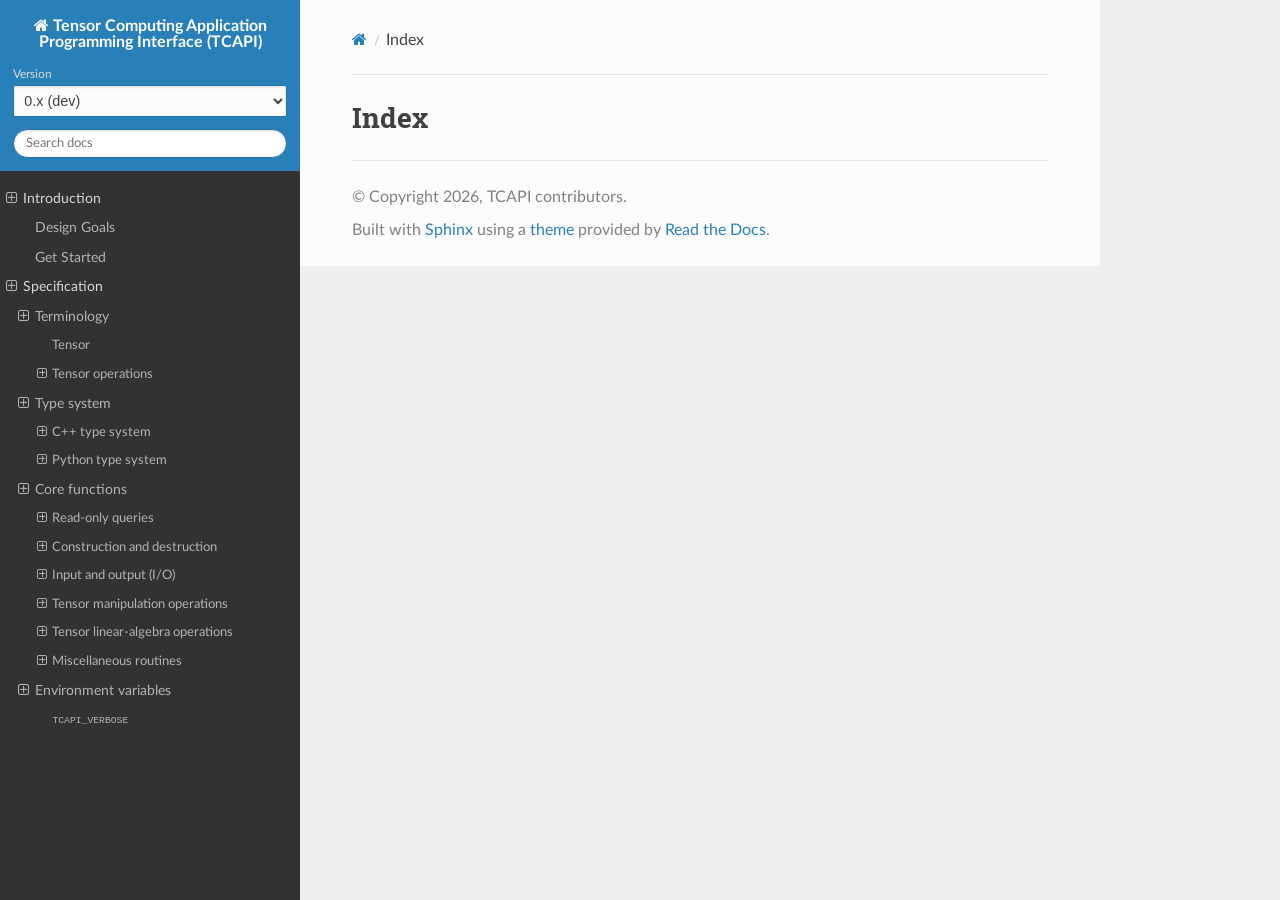
<file: dev/genindex.html>
<!DOCTYPE html>
<html class="writer-html5" lang="en" data-content_root="./">
<head>
  <meta charset="utf-8" />
  <meta name="viewport" content="width=device-width, initial-scale=1.0" />
  <title>Index &mdash; Tensor Computing Application Programming Interface (TCAPI) documentation</title>
      <link rel="stylesheet" type="text/css" href="_static/pygments.css?v=b86133f3" />
      <link rel="stylesheet" type="text/css" href="_static/css/theme.css?v=9edc463e" />
      <link rel="stylesheet" type="text/css" href="_static/custom.css?v=697ec9f3" />

  
    <link rel="canonical" href="https://tensorcomputingapi.github.io/dev/genindex.html" />
      <script src="_static/jquery.js?v=5d32c60e"></script>
      <script src="_static/_sphinx_javascript_frameworks_compat.js?v=2cd50e6c"></script>
      <script src="_static/documentation_options.js?v=670ad4ce"></script>
      <script src="_static/doctools.js?v=fd6eb6e6"></script>
      <script src="_static/sphinx_highlight.js?v=6ffebe34"></script>
      <script data-switcher-json-url="../switcher.json" data-version-slug="dev" data-version="0.x" defer="defer" src="_static/version-switcher.js?v=b096fd83"></script>
    <script src="_static/js/theme.js"></script>
    <link rel="index" title="Index" href="#" />
    <link rel="search" title="Search" href="search.html" /> 
</head>

<body class="wy-body-for-nav"> 
  <div class="wy-grid-for-nav">
    <nav data-toggle="wy-nav-shift" class="wy-nav-side">
      <div class="wy-side-scroll">
        <div class="wy-side-nav-search" >

          
          
          <a href="index.html" class="icon icon-home">
            Tensor Computing Application Programming Interface (TCAPI)
          </a>
<div role="search">
  <form id="rtd-search-form" class="wy-form" action="search.html" method="get">
    <input type="text" name="q" placeholder="Search docs" aria-label="Search docs" />
    <input type="hidden" name="check_keywords" value="yes" />
    <input type="hidden" name="area" value="default" />
  </form>
</div>
        </div><div class="wy-menu wy-menu-vertical" data-spy="affix" role="navigation" aria-label="Navigation menu">
              <ul>
<li class="toctree-l1"><a class="reference internal" href="contents/introduction/index.html">Introduction</a><ul>
<li class="toctree-l2"><a class="reference internal" href="contents/introduction/index.html#design-goals">Design Goals</a></li>
<li class="toctree-l2"><a class="reference internal" href="contents/introduction/index.html#get-started">Get Started</a></li>
</ul>
</li>
<li class="toctree-l1"><a class="reference internal" href="contents/specification/index.html">Specification</a><ul>
<li class="toctree-l2"><a class="reference internal" href="contents/specification/index.html#terminology">Terminology</a><ul>
<li class="toctree-l3"><a class="reference internal" href="contents/specification/index.html#tensor">Tensor</a></li>
<li class="toctree-l3"><a class="reference internal" href="contents/specification/index.html#tensor-operations">Tensor operations</a><ul>
<li class="toctree-l4"><a class="reference internal" href="contents/specification/index.html#tensor-manipulation-operations">Tensor manipulation operations</a></li>
<li class="toctree-l4"><a class="reference internal" href="contents/specification/index.html#tensor-linear-algebra-operations">Tensor linear-algebra operations</a></li>
</ul>
</li>
</ul>
</li>
<li class="toctree-l2"><a class="reference internal" href="contents/specification/index.html#type-system">Type system</a><ul>
<li class="toctree-l3"><a class="reference internal" href="contents/specification/index.html#c-type-system">C++ type system</a><ul>
<li class="toctree-l4"><a class="reference internal" href="contents/specification/index.html#tent"><code class="docutils literal notranslate"><span class="pre">TenT</span></code></a></li>
<li class="toctree-l4"><a class="reference internal" href="contents/specification/index.html#tcapi-tensor-traits"><code class="docutils literal notranslate"><span class="pre">tcapi::tensor_traits</span></code></a></li>
<li class="toctree-l4"><a class="reference internal" href="contents/specification/index.html#auxiliary-types">Auxiliary types</a></li>
</ul>
</li>
<li class="toctree-l3"><a class="reference internal" href="contents/specification/index.html#python-type-system">Python type system</a><ul>
<li class="toctree-l4"><a class="reference internal" href="contents/specification/index.html#auxiliary-types-and-values">Auxiliary types and values</a></li>
</ul>
</li>
</ul>
</li>
<li class="toctree-l2"><a class="reference internal" href="contents/specification/index.html#core-functions">Core functions</a><ul>
<li class="toctree-l3"><a class="reference internal" href="contents/specification/index.html#read-only-queries">Read-only queries</a><ul>
<li class="toctree-l4"><a class="reference internal" href="contents/specification/index.html#order"><code class="docutils literal notranslate"><span class="pre">order</span></code></a></li>
<li class="toctree-l4"><a class="reference internal" href="contents/specification/index.html#shape"><code class="docutils literal notranslate"><span class="pre">shape</span></code></a></li>
<li class="toctree-l4"><a class="reference internal" href="contents/specification/index.html#size"><code class="docutils literal notranslate"><span class="pre">size</span></code></a></li>
<li class="toctree-l4"><a class="reference internal" href="contents/specification/index.html#size-bytes"><code class="docutils literal notranslate"><span class="pre">size_bytes</span></code></a></li>
<li class="toctree-l4"><a class="reference internal" href="contents/specification/index.html#get-elem"><code class="docutils literal notranslate"><span class="pre">get_elem</span></code></a></li>
</ul>
</li>
<li class="toctree-l3"><a class="reference internal" href="contents/specification/index.html#construction-and-destruction">Construction and destruction</a><ul>
<li class="toctree-l4"><a class="reference internal" href="contents/specification/index.html#allocate"><code class="docutils literal notranslate"><span class="pre">allocate</span></code></a></li>
<li class="toctree-l4"><a class="reference internal" href="contents/specification/index.html#zeros"><code class="docutils literal notranslate"><span class="pre">zeros</span></code></a></li>
<li class="toctree-l4"><a class="reference internal" href="contents/specification/index.html#assign-from-range"><code class="docutils literal notranslate"><span class="pre">assign_from_range</span></code></a></li>
<li class="toctree-l4"><a class="reference internal" href="contents/specification/index.html#random"><code class="docutils literal notranslate"><span class="pre">random</span></code></a></li>
<li class="toctree-l4"><a class="reference internal" href="contents/specification/index.html#eye"><code class="docutils literal notranslate"><span class="pre">eye</span></code></a></li>
<li class="toctree-l4"><a class="reference internal" href="contents/specification/index.html#fill"><code class="docutils literal notranslate"><span class="pre">fill</span></code></a></li>
<li class="toctree-l4"><a class="reference internal" href="contents/specification/index.html#copy"><code class="docutils literal notranslate"><span class="pre">copy</span></code></a></li>
<li class="toctree-l4"><a class="reference internal" href="contents/specification/index.html#move"><code class="docutils literal notranslate"><span class="pre">move</span></code></a></li>
<li class="toctree-l4"><a class="reference internal" href="contents/specification/index.html#clear"><code class="docutils literal notranslate"><span class="pre">clear</span></code></a></li>
</ul>
</li>
<li class="toctree-l3"><a class="reference internal" href="contents/specification/index.html#input-and-output-i-o">Input and output (I/O)</a><ul>
<li class="toctree-l4"><a class="reference internal" href="contents/specification/index.html#load"><code class="docutils literal notranslate"><span class="pre">load</span></code></a></li>
<li class="toctree-l4"><a class="reference internal" href="contents/specification/index.html#save"><code class="docutils literal notranslate"><span class="pre">save</span></code></a></li>
</ul>
</li>
<li class="toctree-l3"><a class="reference internal" href="contents/specification/index.html#sec-tensor-manipulation">Tensor manipulation operations</a><ul>
<li class="toctree-l4"><a class="reference internal" href="contents/specification/index.html#set-elem"><code class="docutils literal notranslate"><span class="pre">set_elem</span></code></a></li>
<li class="toctree-l4"><a class="reference internal" href="contents/specification/index.html#reshape"><code class="docutils literal notranslate"><span class="pre">reshape</span></code></a></li>
<li class="toctree-l4"><a class="reference internal" href="contents/specification/index.html#transpose"><code class="docutils literal notranslate"><span class="pre">transpose</span></code></a></li>
<li class="toctree-l4"><a class="reference internal" href="contents/specification/index.html#cplx-conj"><code class="docutils literal notranslate"><span class="pre">cplx_conj</span></code></a></li>
<li class="toctree-l4"><a class="reference internal" href="contents/specification/index.html#to-cplx"><code class="docutils literal notranslate"><span class="pre">to_cplx</span></code></a></li>
<li class="toctree-l4"><a class="reference internal" href="contents/specification/index.html#real"><code class="docutils literal notranslate"><span class="pre">real</span></code></a></li>
<li class="toctree-l4"><a class="reference internal" href="contents/specification/index.html#imag"><code class="docutils literal notranslate"><span class="pre">imag</span></code></a></li>
<li class="toctree-l4"><a class="reference internal" href="contents/specification/index.html#expand"><code class="docutils literal notranslate"><span class="pre">expand</span></code></a></li>
<li class="toctree-l4"><a class="reference internal" href="contents/specification/index.html#shrink"><code class="docutils literal notranslate"><span class="pre">shrink</span></code></a></li>
<li class="toctree-l4"><a class="reference internal" href="contents/specification/index.html#extract-sub"><code class="docutils literal notranslate"><span class="pre">extract_sub</span></code></a></li>
<li class="toctree-l4"><a class="reference internal" href="contents/specification/index.html#replace-sub"><code class="docutils literal notranslate"><span class="pre">replace_sub</span></code></a></li>
<li class="toctree-l4"><a class="reference internal" href="contents/specification/index.html#concatenate"><code class="docutils literal notranslate"><span class="pre">concatenate</span></code></a></li>
<li class="toctree-l4"><a class="reference internal" href="contents/specification/index.html#stack"><code class="docutils literal notranslate"><span class="pre">stack</span></code></a></li>
<li class="toctree-l4"><a class="reference internal" href="contents/specification/index.html#for-each"><code class="docutils literal notranslate"><span class="pre">for_each</span></code></a></li>
<li class="toctree-l4"><a class="reference internal" href="contents/specification/index.html#for-each-with-coors"><code class="docutils literal notranslate"><span class="pre">for_each_with_coors</span></code></a></li>
</ul>
</li>
<li class="toctree-l3"><a class="reference internal" href="contents/specification/index.html#sec-tensor-linear-algebra">Tensor linear-algebra operations</a><ul>
<li class="toctree-l4"><a class="reference internal" href="contents/specification/index.html#diag"><code class="docutils literal notranslate"><span class="pre">diag</span></code></a></li>
<li class="toctree-l4"><a class="reference internal" href="contents/specification/index.html#norm"><code class="docutils literal notranslate"><span class="pre">norm</span></code></a></li>
<li class="toctree-l4"><a class="reference internal" href="contents/specification/index.html#normalize"><code class="docutils literal notranslate"><span class="pre">normalize</span></code></a></li>
<li class="toctree-l4"><a class="reference internal" href="contents/specification/index.html#scale"><code class="docutils literal notranslate"><span class="pre">scale</span></code></a></li>
<li class="toctree-l4"><a class="reference internal" href="contents/specification/index.html#trace"><code class="docutils literal notranslate"><span class="pre">trace</span></code></a></li>
<li class="toctree-l4"><a class="reference internal" href="contents/specification/index.html#exp"><code class="docutils literal notranslate"><span class="pre">exp</span></code></a></li>
<li class="toctree-l4"><a class="reference internal" href="contents/specification/index.html#inverse"><code class="docutils literal notranslate"><span class="pre">inverse</span></code></a></li>
<li class="toctree-l4"><a class="reference internal" href="contents/specification/index.html#contract"><code class="docutils literal notranslate"><span class="pre">contract</span></code></a></li>
<li class="toctree-l4"><a class="reference internal" href="contents/specification/index.html#linear-combine"><code class="docutils literal notranslate"><span class="pre">linear_combine</span></code></a></li>
<li class="toctree-l4"><a class="reference internal" href="contents/specification/index.html#svd"><code class="docutils literal notranslate"><span class="pre">svd</span></code></a></li>
<li class="toctree-l4"><a class="reference internal" href="contents/specification/index.html#trunc-svd"><code class="docutils literal notranslate"><span class="pre">trunc_svd</span></code></a></li>
<li class="toctree-l4"><a class="reference internal" href="contents/specification/index.html#qr"><code class="docutils literal notranslate"><span class="pre">qr</span></code></a></li>
<li class="toctree-l4"><a class="reference internal" href="contents/specification/index.html#lq"><code class="docutils literal notranslate"><span class="pre">lq</span></code></a></li>
<li class="toctree-l4"><a class="reference internal" href="contents/specification/index.html#eigvals"><code class="docutils literal notranslate"><span class="pre">eigvals</span></code></a></li>
<li class="toctree-l4"><a class="reference internal" href="contents/specification/index.html#eigvalsh"><code class="docutils literal notranslate"><span class="pre">eigvalsh</span></code></a></li>
<li class="toctree-l4"><a class="reference internal" href="contents/specification/index.html#eig"><code class="docutils literal notranslate"><span class="pre">eig</span></code></a></li>
<li class="toctree-l4"><a class="reference internal" href="contents/specification/index.html#eigh"><code class="docutils literal notranslate"><span class="pre">eigh</span></code></a></li>
</ul>
</li>
<li class="toctree-l3"><a class="reference internal" href="contents/specification/index.html#miscellaneous-routines">Miscellaneous routines</a><ul>
<li class="toctree-l4"><a class="reference internal" href="contents/specification/index.html#create-context"><code class="docutils literal notranslate"><span class="pre">create_context</span></code></a></li>
<li class="toctree-l4"><a class="reference internal" href="contents/specification/index.html#destroy-context"><code class="docutils literal notranslate"><span class="pre">destroy_context</span></code></a></li>
<li class="toctree-l4"><a class="reference internal" href="contents/specification/index.html#to-range"><code class="docutils literal notranslate"><span class="pre">to_range</span></code></a></li>
<li class="toctree-l4"><a class="reference internal" href="contents/specification/index.html#show"><code class="docutils literal notranslate"><span class="pre">show</span></code></a></li>
<li class="toctree-l4"><a class="reference internal" href="contents/specification/index.html#close"><code class="docutils literal notranslate"><span class="pre">close</span></code></a></li>
<li class="toctree-l4"><a class="reference internal" href="contents/specification/index.html#convert"><code class="docutils literal notranslate"><span class="pre">convert</span></code></a></li>
<li class="toctree-l4"><a class="reference internal" href="contents/specification/index.html#version"><code class="docutils literal notranslate"><span class="pre">version</span></code></a></li>
</ul>
</li>
</ul>
</li>
<li class="toctree-l2"><a class="reference internal" href="contents/specification/index.html#environment-variables">Environment variables</a><ul>
<li class="toctree-l3"><a class="reference internal" href="contents/specification/index.html#tcapi-verbose"><code class="docutils literal notranslate"><span class="pre">TCAPI_VERBOSE</span></code></a></li>
</ul>
</li>
</ul>
</li>
</ul>

        </div>
      </div>
    </nav>

    <section data-toggle="wy-nav-shift" class="wy-nav-content-wrap"><nav class="wy-nav-top" aria-label="Mobile navigation menu" >
          <i data-toggle="wy-nav-top" class="fa fa-bars"></i>
          <a href="index.html">Tensor Computing Application Programming Interface (TCAPI)</a>
      </nav>

      <div class="wy-nav-content">
        <div class="rst-content">
          <div role="navigation" aria-label="Page navigation">
  <ul class="wy-breadcrumbs">
      <li><a href="index.html" class="icon icon-home" aria-label="Home"></a></li>
      <li class="breadcrumb-item active">Index</li>
      <li class="wy-breadcrumbs-aside">
      </li>
  </ul>
  <hr/>
</div>
          <div role="main" class="document" itemscope="itemscope" itemtype="http://schema.org/Article">
           <div itemprop="articleBody">
             

<h1 id="index">Index</h1>

<div class="genindex-jumpbox">
 
</div>


           </div>
          </div>
          <footer>

  <hr/>

  <div role="contentinfo">
    <p>&#169; Copyright 2026, TCAPI contributors.</p>
  </div>

  Built with <a href="https://www.sphinx-doc.org/">Sphinx</a> using a
    <a href="https://github.com/readthedocs/sphinx_rtd_theme">theme</a>
    provided by <a href="https://readthedocs.org">Read the Docs</a>.
   

</footer>
        </div>
      </div>
    </section>
  </div>
  <script>
      jQuery(function () {
          SphinxRtdTheme.Navigation.enable(true);
      });
  </script> 

</body>
</html>
</file>
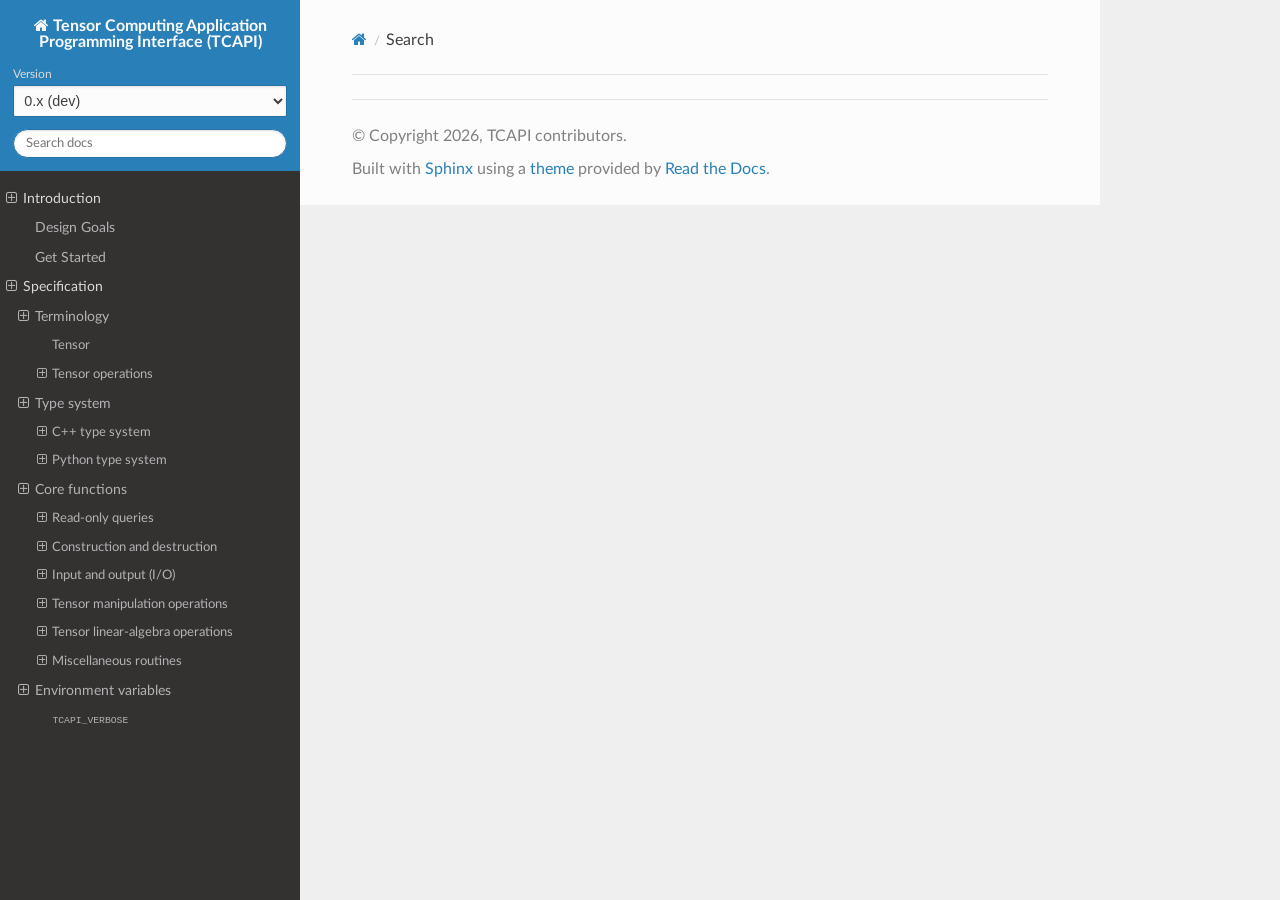
<file: dev/search.html>
<!DOCTYPE html>
<html class="writer-html5" lang="en" data-content_root="./">
<head>
  <meta charset="utf-8" />
  <meta name="viewport" content="width=device-width, initial-scale=1.0" />
  <title>Search &mdash; Tensor Computing Application Programming Interface (TCAPI) documentation</title>
      <link rel="stylesheet" type="text/css" href="_static/pygments.css?v=b86133f3" />
      <link rel="stylesheet" type="text/css" href="_static/css/theme.css?v=9edc463e" />
      <link rel="stylesheet" type="text/css" href="_static/custom.css?v=697ec9f3" />

  
    <link rel="canonical" href="https://tensorcomputingapi.github.io/dev/search.html" />
    
      <script src="_static/jquery.js?v=5d32c60e"></script>
      <script src="_static/_sphinx_javascript_frameworks_compat.js?v=2cd50e6c"></script>
      <script src="_static/documentation_options.js?v=670ad4ce"></script>
      <script src="_static/doctools.js?v=fd6eb6e6"></script>
      <script src="_static/sphinx_highlight.js?v=6ffebe34"></script>
      <script data-switcher-json-url="../switcher.json" data-version-slug="dev" data-version="0.x" defer="defer" src="_static/version-switcher.js?v=b096fd83"></script>
    <script src="_static/js/theme.js"></script>
    <script src="_static/searchtools.js"></script>
    <script src="_static/language_data.js"></script>
    <link rel="index" title="Index" href="genindex.html" />
    <link rel="search" title="Search" href="#" /> 
</head>

<body class="wy-body-for-nav"> 
  <div class="wy-grid-for-nav">
    <nav data-toggle="wy-nav-shift" class="wy-nav-side">
      <div class="wy-side-scroll">
        <div class="wy-side-nav-search" >

          
          
          <a href="index.html" class="icon icon-home">
            Tensor Computing Application Programming Interface (TCAPI)
          </a>
<div role="search">
  <form id="rtd-search-form" class="wy-form" action="#" method="get">
    <input type="text" name="q" placeholder="Search docs" aria-label="Search docs" />
    <input type="hidden" name="check_keywords" value="yes" />
    <input type="hidden" name="area" value="default" />
  </form>
</div>
        </div><div class="wy-menu wy-menu-vertical" data-spy="affix" role="navigation" aria-label="Navigation menu">
              <ul>
<li class="toctree-l1"><a class="reference internal" href="contents/introduction/index.html">Introduction</a><ul>
<li class="toctree-l2"><a class="reference internal" href="contents/introduction/index.html#design-goals">Design Goals</a></li>
<li class="toctree-l2"><a class="reference internal" href="contents/introduction/index.html#get-started">Get Started</a></li>
</ul>
</li>
<li class="toctree-l1"><a class="reference internal" href="contents/specification/index.html">Specification</a><ul>
<li class="toctree-l2"><a class="reference internal" href="contents/specification/index.html#terminology">Terminology</a><ul>
<li class="toctree-l3"><a class="reference internal" href="contents/specification/index.html#tensor">Tensor</a></li>
<li class="toctree-l3"><a class="reference internal" href="contents/specification/index.html#tensor-operations">Tensor operations</a><ul>
<li class="toctree-l4"><a class="reference internal" href="contents/specification/index.html#tensor-manipulation-operations">Tensor manipulation operations</a></li>
<li class="toctree-l4"><a class="reference internal" href="contents/specification/index.html#tensor-linear-algebra-operations">Tensor linear-algebra operations</a></li>
</ul>
</li>
</ul>
</li>
<li class="toctree-l2"><a class="reference internal" href="contents/specification/index.html#type-system">Type system</a><ul>
<li class="toctree-l3"><a class="reference internal" href="contents/specification/index.html#c-type-system">C++ type system</a><ul>
<li class="toctree-l4"><a class="reference internal" href="contents/specification/index.html#tent"><code class="docutils literal notranslate"><span class="pre">TenT</span></code></a></li>
<li class="toctree-l4"><a class="reference internal" href="contents/specification/index.html#tcapi-tensor-traits"><code class="docutils literal notranslate"><span class="pre">tcapi::tensor_traits</span></code></a></li>
<li class="toctree-l4"><a class="reference internal" href="contents/specification/index.html#auxiliary-types">Auxiliary types</a></li>
</ul>
</li>
<li class="toctree-l3"><a class="reference internal" href="contents/specification/index.html#python-type-system">Python type system</a><ul>
<li class="toctree-l4"><a class="reference internal" href="contents/specification/index.html#auxiliary-types-and-values">Auxiliary types and values</a></li>
</ul>
</li>
</ul>
</li>
<li class="toctree-l2"><a class="reference internal" href="contents/specification/index.html#core-functions">Core functions</a><ul>
<li class="toctree-l3"><a class="reference internal" href="contents/specification/index.html#read-only-queries">Read-only queries</a><ul>
<li class="toctree-l4"><a class="reference internal" href="contents/specification/index.html#order"><code class="docutils literal notranslate"><span class="pre">order</span></code></a></li>
<li class="toctree-l4"><a class="reference internal" href="contents/specification/index.html#shape"><code class="docutils literal notranslate"><span class="pre">shape</span></code></a></li>
<li class="toctree-l4"><a class="reference internal" href="contents/specification/index.html#size"><code class="docutils literal notranslate"><span class="pre">size</span></code></a></li>
<li class="toctree-l4"><a class="reference internal" href="contents/specification/index.html#size-bytes"><code class="docutils literal notranslate"><span class="pre">size_bytes</span></code></a></li>
<li class="toctree-l4"><a class="reference internal" href="contents/specification/index.html#get-elem"><code class="docutils literal notranslate"><span class="pre">get_elem</span></code></a></li>
</ul>
</li>
<li class="toctree-l3"><a class="reference internal" href="contents/specification/index.html#construction-and-destruction">Construction and destruction</a><ul>
<li class="toctree-l4"><a class="reference internal" href="contents/specification/index.html#allocate"><code class="docutils literal notranslate"><span class="pre">allocate</span></code></a></li>
<li class="toctree-l4"><a class="reference internal" href="contents/specification/index.html#zeros"><code class="docutils literal notranslate"><span class="pre">zeros</span></code></a></li>
<li class="toctree-l4"><a class="reference internal" href="contents/specification/index.html#assign-from-range"><code class="docutils literal notranslate"><span class="pre">assign_from_range</span></code></a></li>
<li class="toctree-l4"><a class="reference internal" href="contents/specification/index.html#random"><code class="docutils literal notranslate"><span class="pre">random</span></code></a></li>
<li class="toctree-l4"><a class="reference internal" href="contents/specification/index.html#eye"><code class="docutils literal notranslate"><span class="pre">eye</span></code></a></li>
<li class="toctree-l4"><a class="reference internal" href="contents/specification/index.html#fill"><code class="docutils literal notranslate"><span class="pre">fill</span></code></a></li>
<li class="toctree-l4"><a class="reference internal" href="contents/specification/index.html#copy"><code class="docutils literal notranslate"><span class="pre">copy</span></code></a></li>
<li class="toctree-l4"><a class="reference internal" href="contents/specification/index.html#move"><code class="docutils literal notranslate"><span class="pre">move</span></code></a></li>
<li class="toctree-l4"><a class="reference internal" href="contents/specification/index.html#clear"><code class="docutils literal notranslate"><span class="pre">clear</span></code></a></li>
</ul>
</li>
<li class="toctree-l3"><a class="reference internal" href="contents/specification/index.html#input-and-output-i-o">Input and output (I/O)</a><ul>
<li class="toctree-l4"><a class="reference internal" href="contents/specification/index.html#load"><code class="docutils literal notranslate"><span class="pre">load</span></code></a></li>
<li class="toctree-l4"><a class="reference internal" href="contents/specification/index.html#save"><code class="docutils literal notranslate"><span class="pre">save</span></code></a></li>
</ul>
</li>
<li class="toctree-l3"><a class="reference internal" href="contents/specification/index.html#sec-tensor-manipulation">Tensor manipulation operations</a><ul>
<li class="toctree-l4"><a class="reference internal" href="contents/specification/index.html#set-elem"><code class="docutils literal notranslate"><span class="pre">set_elem</span></code></a></li>
<li class="toctree-l4"><a class="reference internal" href="contents/specification/index.html#reshape"><code class="docutils literal notranslate"><span class="pre">reshape</span></code></a></li>
<li class="toctree-l4"><a class="reference internal" href="contents/specification/index.html#transpose"><code class="docutils literal notranslate"><span class="pre">transpose</span></code></a></li>
<li class="toctree-l4"><a class="reference internal" href="contents/specification/index.html#cplx-conj"><code class="docutils literal notranslate"><span class="pre">cplx_conj</span></code></a></li>
<li class="toctree-l4"><a class="reference internal" href="contents/specification/index.html#to-cplx"><code class="docutils literal notranslate"><span class="pre">to_cplx</span></code></a></li>
<li class="toctree-l4"><a class="reference internal" href="contents/specification/index.html#real"><code class="docutils literal notranslate"><span class="pre">real</span></code></a></li>
<li class="toctree-l4"><a class="reference internal" href="contents/specification/index.html#imag"><code class="docutils literal notranslate"><span class="pre">imag</span></code></a></li>
<li class="toctree-l4"><a class="reference internal" href="contents/specification/index.html#expand"><code class="docutils literal notranslate"><span class="pre">expand</span></code></a></li>
<li class="toctree-l4"><a class="reference internal" href="contents/specification/index.html#shrink"><code class="docutils literal notranslate"><span class="pre">shrink</span></code></a></li>
<li class="toctree-l4"><a class="reference internal" href="contents/specification/index.html#extract-sub"><code class="docutils literal notranslate"><span class="pre">extract_sub</span></code></a></li>
<li class="toctree-l4"><a class="reference internal" href="contents/specification/index.html#replace-sub"><code class="docutils literal notranslate"><span class="pre">replace_sub</span></code></a></li>
<li class="toctree-l4"><a class="reference internal" href="contents/specification/index.html#concatenate"><code class="docutils literal notranslate"><span class="pre">concatenate</span></code></a></li>
<li class="toctree-l4"><a class="reference internal" href="contents/specification/index.html#stack"><code class="docutils literal notranslate"><span class="pre">stack</span></code></a></li>
<li class="toctree-l4"><a class="reference internal" href="contents/specification/index.html#for-each"><code class="docutils literal notranslate"><span class="pre">for_each</span></code></a></li>
<li class="toctree-l4"><a class="reference internal" href="contents/specification/index.html#for-each-with-coors"><code class="docutils literal notranslate"><span class="pre">for_each_with_coors</span></code></a></li>
</ul>
</li>
<li class="toctree-l3"><a class="reference internal" href="contents/specification/index.html#sec-tensor-linear-algebra">Tensor linear-algebra operations</a><ul>
<li class="toctree-l4"><a class="reference internal" href="contents/specification/index.html#diag"><code class="docutils literal notranslate"><span class="pre">diag</span></code></a></li>
<li class="toctree-l4"><a class="reference internal" href="contents/specification/index.html#norm"><code class="docutils literal notranslate"><span class="pre">norm</span></code></a></li>
<li class="toctree-l4"><a class="reference internal" href="contents/specification/index.html#normalize"><code class="docutils literal notranslate"><span class="pre">normalize</span></code></a></li>
<li class="toctree-l4"><a class="reference internal" href="contents/specification/index.html#scale"><code class="docutils literal notranslate"><span class="pre">scale</span></code></a></li>
<li class="toctree-l4"><a class="reference internal" href="contents/specification/index.html#trace"><code class="docutils literal notranslate"><span class="pre">trace</span></code></a></li>
<li class="toctree-l4"><a class="reference internal" href="contents/specification/index.html#exp"><code class="docutils literal notranslate"><span class="pre">exp</span></code></a></li>
<li class="toctree-l4"><a class="reference internal" href="contents/specification/index.html#inverse"><code class="docutils literal notranslate"><span class="pre">inverse</span></code></a></li>
<li class="toctree-l4"><a class="reference internal" href="contents/specification/index.html#contract"><code class="docutils literal notranslate"><span class="pre">contract</span></code></a></li>
<li class="toctree-l4"><a class="reference internal" href="contents/specification/index.html#linear-combine"><code class="docutils literal notranslate"><span class="pre">linear_combine</span></code></a></li>
<li class="toctree-l4"><a class="reference internal" href="contents/specification/index.html#svd"><code class="docutils literal notranslate"><span class="pre">svd</span></code></a></li>
<li class="toctree-l4"><a class="reference internal" href="contents/specification/index.html#trunc-svd"><code class="docutils literal notranslate"><span class="pre">trunc_svd</span></code></a></li>
<li class="toctree-l4"><a class="reference internal" href="contents/specification/index.html#qr"><code class="docutils literal notranslate"><span class="pre">qr</span></code></a></li>
<li class="toctree-l4"><a class="reference internal" href="contents/specification/index.html#lq"><code class="docutils literal notranslate"><span class="pre">lq</span></code></a></li>
<li class="toctree-l4"><a class="reference internal" href="contents/specification/index.html#eigvals"><code class="docutils literal notranslate"><span class="pre">eigvals</span></code></a></li>
<li class="toctree-l4"><a class="reference internal" href="contents/specification/index.html#eigvalsh"><code class="docutils literal notranslate"><span class="pre">eigvalsh</span></code></a></li>
<li class="toctree-l4"><a class="reference internal" href="contents/specification/index.html#eig"><code class="docutils literal notranslate"><span class="pre">eig</span></code></a></li>
<li class="toctree-l4"><a class="reference internal" href="contents/specification/index.html#eigh"><code class="docutils literal notranslate"><span class="pre">eigh</span></code></a></li>
</ul>
</li>
<li class="toctree-l3"><a class="reference internal" href="contents/specification/index.html#miscellaneous-routines">Miscellaneous routines</a><ul>
<li class="toctree-l4"><a class="reference internal" href="contents/specification/index.html#create-context"><code class="docutils literal notranslate"><span class="pre">create_context</span></code></a></li>
<li class="toctree-l4"><a class="reference internal" href="contents/specification/index.html#destroy-context"><code class="docutils literal notranslate"><span class="pre">destroy_context</span></code></a></li>
<li class="toctree-l4"><a class="reference internal" href="contents/specification/index.html#to-range"><code class="docutils literal notranslate"><span class="pre">to_range</span></code></a></li>
<li class="toctree-l4"><a class="reference internal" href="contents/specification/index.html#show"><code class="docutils literal notranslate"><span class="pre">show</span></code></a></li>
<li class="toctree-l4"><a class="reference internal" href="contents/specification/index.html#close"><code class="docutils literal notranslate"><span class="pre">close</span></code></a></li>
<li class="toctree-l4"><a class="reference internal" href="contents/specification/index.html#convert"><code class="docutils literal notranslate"><span class="pre">convert</span></code></a></li>
<li class="toctree-l4"><a class="reference internal" href="contents/specification/index.html#version"><code class="docutils literal notranslate"><span class="pre">version</span></code></a></li>
</ul>
</li>
</ul>
</li>
<li class="toctree-l2"><a class="reference internal" href="contents/specification/index.html#environment-variables">Environment variables</a><ul>
<li class="toctree-l3"><a class="reference internal" href="contents/specification/index.html#tcapi-verbose"><code class="docutils literal notranslate"><span class="pre">TCAPI_VERBOSE</span></code></a></li>
</ul>
</li>
</ul>
</li>
</ul>

        </div>
      </div>
    </nav>

    <section data-toggle="wy-nav-shift" class="wy-nav-content-wrap"><nav class="wy-nav-top" aria-label="Mobile navigation menu" >
          <i data-toggle="wy-nav-top" class="fa fa-bars"></i>
          <a href="index.html">Tensor Computing Application Programming Interface (TCAPI)</a>
      </nav>

      <div class="wy-nav-content">
        <div class="rst-content">
          <div role="navigation" aria-label="Page navigation">
  <ul class="wy-breadcrumbs">
      <li><a href="index.html" class="icon icon-home" aria-label="Home"></a></li>
      <li class="breadcrumb-item active">Search</li>
      <li class="wy-breadcrumbs-aside">
      </li>
  </ul>
  <hr/>
</div>
          <div role="main" class="document" itemscope="itemscope" itemtype="http://schema.org/Article">
           <div itemprop="articleBody">
             
  <noscript>
  <div id="fallback" class="admonition warning">
    <p class="last">
      Please activate JavaScript to enable the search functionality.
    </p>
  </div>
  </noscript>

  
  <div id="search-results">
  
  </div>

           </div>
          </div>
          <footer>

  <hr/>

  <div role="contentinfo">
    <p>&#169; Copyright 2026, TCAPI contributors.</p>
  </div>

  Built with <a href="https://www.sphinx-doc.org/">Sphinx</a> using a
    <a href="https://github.com/readthedocs/sphinx_rtd_theme">theme</a>
    provided by <a href="https://readthedocs.org">Read the Docs</a>.
   

</footer>
        </div>
      </div>
    </section>
  </div>
  <script>
      jQuery(function () {
          SphinxRtdTheme.Navigation.enable(true);
      });
  </script>
  <script>
    jQuery(function() { Search.loadIndex("searchindex.js"); });
  </script>
  
  <script id="searchindexloader"></script>
   


</body>
</html>
</file>
<file: dev/_static/pygments.css>
pre { line-height: 125%; }
td.linenos .normal { color: inherit; background-color: transparent; padding-left: 5px; padding-right: 5px; }
span.linenos { color: inherit; background-color: transparent; padding-left: 5px; padding-right: 5px; }
td.linenos .special { color: #000000; background-color: #ffffc0; padding-left: 5px; padding-right: 5px; }
span.linenos.special { color: #000000; background-color: #ffffc0; padding-left: 5px; padding-right: 5px; }
.highlight .hll { background-color: #ffffcc }
.highlight { background: #f8f8f8; }
.highlight .c { color: #3D7B7B; font-style: italic } /* Comment */
.highlight .err { border: 1px solid #F00 } /* Error */
.highlight .k { color: #008000; font-weight: bold } /* Keyword */
.highlight .o { color: #666 } /* Operator */
.highlight .ch { color: #3D7B7B; font-style: italic } /* Comment.Hashbang */
.highlight .cm { color: #3D7B7B; font-style: italic } /* Comment.Multiline */
.highlight .cp { color: #9C6500 } /* Comment.Preproc */
.highlight .cpf { color: #3D7B7B; font-style: italic } /* Comment.PreprocFile */
.highlight .c1 { color: #3D7B7B; font-style: italic } /* Comment.Single */
.highlight .cs { color: #3D7B7B; font-style: italic } /* Comment.Special */
.highlight .gd { color: #A00000 } /* Generic.Deleted */
.highlight .ge { font-style: italic } /* Generic.Emph */
.highlight .ges { font-weight: bold; font-style: italic } /* Generic.EmphStrong */
.highlight .gr { color: #E40000 } /* Generic.Error */
.highlight .gh { color: #000080; font-weight: bold } /* Generic.Heading */
.highlight .gi { color: #008400 } /* Generic.Inserted */
.highlight .go { color: #717171 } /* Generic.Output */
.highlight .gp { color: #000080; font-weight: bold } /* Generic.Prompt */
.highlight .gs { font-weight: bold } /* Generic.Strong */
.highlight .gu { color: #800080; font-weight: bold } /* Generic.Subheading */
.highlight .gt { color: #04D } /* Generic.Traceback */
.highlight .kc { color: #008000; font-weight: bold } /* Keyword.Constant */
.highlight .kd { color: #008000; font-weight: bold } /* Keyword.Declaration */
.highlight .kn { color: #008000; font-weight: bold } /* Keyword.Namespace */
.highlight .kp { color: #008000 } /* Keyword.Pseudo */
.highlight .kr { color: #008000; font-weight: bold } /* Keyword.Reserved */
.highlight .kt { color: #B00040 } /* Keyword.Type */
.highlight .m { color: #666 } /* Literal.Number */
.highlight .s { color: #BA2121 } /* Literal.String */
.highlight .na { color: #687822 } /* Name.Attribute */
.highlight .nb { color: #008000 } /* Name.Builtin */
.highlight .nc { color: #00F; font-weight: bold } /* Name.Class */
.highlight .no { color: #800 } /* Name.Constant */
.highlight .nd { color: #A2F } /* Name.Decorator */
.highlight .ni { color: #717171; font-weight: bold } /* Name.Entity */
.highlight .ne { color: #CB3F38; font-weight: bold } /* Name.Exception */
.highlight .nf { color: #00F } /* Name.Function */
.highlight .nl { color: #767600 } /* Name.Label */
.highlight .nn { color: #00F; font-weight: bold } /* Name.Namespace */
.highlight .nt { color: #008000; font-weight: bold } /* Name.Tag */
.highlight .nv { color: #19177C } /* Name.Variable */
.highlight .ow { color: #A2F; font-weight: bold } /* Operator.Word */
.highlight .w { color: #BBB } /* Text.Whitespace */
.highlight .mb { color: #666 } /* Literal.Number.Bin */
.highlight .mf { color: #666 } /* Literal.Number.Float */
.highlight .mh { color: #666 } /* Literal.Number.Hex */
.highlight .mi { color: #666 } /* Literal.Number.Integer */
.highlight .mo { color: #666 } /* Literal.Number.Oct */
.highlight .sa { color: #BA2121 } /* Literal.String.Affix */
.highlight .sb { color: #BA2121 } /* Literal.String.Backtick */
.highlight .sc { color: #BA2121 } /* Literal.String.Char */
.highlight .dl { color: #BA2121 } /* Literal.String.Delimiter */
.highlight .sd { color: #BA2121; font-style: italic } /* Literal.String.Doc */
.highlight .s2 { color: #BA2121 } /* Literal.String.Double */
.highlight .se { color: #AA5D1F; font-weight: bold } /* Literal.String.Escape */
.highlight .sh { color: #BA2121 } /* Literal.String.Heredoc */
.highlight .si { color: #A45A77; font-weight: bold } /* Literal.String.Interpol */
.highlight .sx { color: #008000 } /* Literal.String.Other */
.highlight .sr { color: #A45A77 } /* Literal.String.Regex */
.highlight .s1 { color: #BA2121 } /* Literal.String.Single */
.highlight .ss { color: #19177C } /* Literal.String.Symbol */
.highlight .bp { color: #008000 } /* Name.Builtin.Pseudo */
.highlight .fm { color: #00F } /* Name.Function.Magic */
.highlight .vc { color: #19177C } /* Name.Variable.Class */
.highlight .vg { color: #19177C } /* Name.Variable.Global */
.highlight .vi { color: #19177C } /* Name.Variable.Instance */
.highlight .vm { color: #19177C } /* Name.Variable.Magic */
.highlight .il { color: #666 } /* Literal.Number.Integer.Long */
</file>
<file: dev/_static/css/theme.css>
html{box-sizing:border-box}*,:after,:before{box-sizing:inherit}article,aside,details,figcaption,figure,footer,header,hgroup,nav,section{display:block}audio,canvas,video{display:inline-block;*display:inline;*zoom:1}[hidden],audio:not([controls]){display:none}*{-webkit-box-sizing:border-box;-moz-box-sizing:border-box;box-sizing:border-box}html{font-size:100%;-webkit-text-size-adjust:100%;-ms-text-size-adjust:100%}body{margin:0}a:active,a:hover{outline:0}abbr[title]{border-bottom:1px dotted}b,strong{font-weight:700}blockquote{margin:0}dfn{font-style:italic}ins{background:#ff9;text-decoration:none}ins,mark{color:#000}mark{background:#ff0;font-style:italic;font-weight:700}.rst-content code,.rst-content tt,code,kbd,pre,samp{font-family:monospace,serif;_font-family:courier new,monospace;font-size:1em}pre{white-space:pre}q{quotes:none}q:after,q:before{content:"";content:none}small{font-size:85%}sub,sup{font-size:75%;line-height:0;position:relative;vertical-align:baseline}sup{top:-.5em}sub{bottom:-.25em}dl,ol,ul{margin:0;padding:0;list-style:none;list-style-image:none}li{list-style:none}dd{margin:0}img{border:0;-ms-interpolation-mode:bicubic;vertical-align:middle;max-width:100%}svg:not(:root){overflow:hidden}figure,form{margin:0}label{cursor:pointer}button,input,select,textarea{font-size:100%;margin:0;vertical-align:baseline;*vertical-align:middle}button,input{line-height:normal}button,input[type=button],input[type=reset],input[type=submit]{cursor:pointer;-webkit-appearance:button;*overflow:visible}button[disabled],input[disabled]{cursor:default}input[type=search]{-webkit-appearance:textfield;-moz-box-sizing:content-box;-webkit-box-sizing:content-box;box-sizing:content-box}textarea{resize:vertical}table{border-collapse:collapse;border-spacing:0}td{vertical-align:top}.chromeframe{margin:.2em 0;background:#ccc;color:#000;padding:.2em 0}.ir{display:block;border:0;text-indent:-999em;overflow:hidden;background-color:transparent;background-repeat:no-repeat;text-align:left;direction:ltr;*line-height:0}.ir br{display:none}.hidden{display:none!important;visibility:hidden}.visuallyhidden{border:0;clip:rect(0 0 0 0);height:1px;margin:-1px;overflow:hidden;padding:0;position:absolute;width:1px}.visuallyhidden.focusable:active,.visuallyhidden.focusable:focus{clip:auto;height:auto;margin:0;overflow:visible;position:static;width:auto}.invisible{visibility:hidden}.relative{position:relative}big,small{font-size:100%}@media print{body,html,section{background:none!important}*{box-shadow:none!important;text-shadow:none!important;filter:none!important;-ms-filter:none!important}a,a:visited{text-decoration:underline}.ir a:after,a[href^="#"]:after,a[href^="javascript:"]:after{content:""}blockquote,pre{page-break-inside:avoid}thead{display:table-header-group}img,tr{page-break-inside:avoid}img{max-width:100%!important}@page{margin:.5cm}.rst-content .toctree-wrapper>p.caption,h2,h3,p{orphans:3;widows:3}.rst-content .toctree-wrapper>p.caption,h2,h3{page-break-after:avoid}}.btn,.fa:before,.icon:before,.rst-content .admonition,.rst-content .admonition-title:before,.rst-content .admonition-todo,.rst-content .attention,.rst-content .caution,.rst-content .code-block-caption .headerlink:before,.rst-content .danger,.rst-content .eqno .headerlink:before,.rst-content .error,.rst-content .hint,.rst-content .important,.rst-content .note,.rst-content .seealso,.rst-content .tip,.rst-content .warning,.rst-content code.download span:first-child:before,.rst-content dl dt .headerlink:before,.rst-content h1 .headerlink:before,.rst-content h2 .headerlink:before,.rst-content h3 .headerlink:before,.rst-content h4 .headerlink:before,.rst-content h5 .headerlink:before,.rst-content h6 .headerlink:before,.rst-content p.caption .headerlink:before,.rst-content p .headerlink:before,.rst-content table>caption .headerlink:before,.rst-content tt.download span:first-child:before,.wy-alert,.wy-dropdown .caret:before,.wy-inline-validate.wy-inline-validate-danger .wy-input-context:before,.wy-inline-validate.wy-inline-validate-info .wy-input-context:before,.wy-inline-validate.wy-inline-validate-success .wy-input-context:before,.wy-inline-validate.wy-inline-validate-warning .wy-input-context:before,.wy-menu-vertical li.current>a button.toctree-expand:before,.wy-menu-vertical li.on a button.toctree-expand:before,.wy-menu-vertical li button.toctree-expand:before,input[type=color],input[type=date],input[type=datetime-local],input[type=datetime],input[type=email],input[type=month],input[type=number],input[type=password],input[type=search],input[type=tel],input[type=text],input[type=time],input[type=url],input[type=week],select,textarea{-webkit-font-smoothing:antialiased}.clearfix{*zoom:1}.clearfix:after,.clearfix:before{display:table;content:""}.clearfix:after{clear:both}/*!
 *  Font Awesome 4.7.0 by @davegandy - http://fontawesome.io - @fontawesome
 *  License - http://fontawesome.io/license (Font: SIL OFL 1.1, CSS: MIT License)
 */@font-face{font-family:FontAwesome;src:url(fonts/fontawesome-webfont.eot?674f50d287a8c48dc19ba404d20fe713);src:url(fonts/fontawesome-webfont.eot?674f50d287a8c48dc19ba404d20fe713?#iefix&v=4.7.0) format("embedded-opentype"),url(fonts/fontawesome-webfont.woff2?af7ae505a9eed503f8b8e6982036873e) format("woff2"),url(fonts/fontawesome-webfont.woff?fee66e712a8a08eef5805a46892932ad) format("woff"),url(fonts/fontawesome-webfont.ttf?b06871f281fee6b241d60582ae9369b9) format("truetype"),url(fonts/fontawesome-webfont.svg?912ec66d7572ff821749319396470bde#fontawesomeregular) format("svg");font-weight:400;font-style:normal}.fa,.icon,.rst-content .admonition-title,.rst-content .code-block-caption .headerlink,.rst-content .eqno .headerlink,.rst-content code.download span:first-child,.rst-content dl dt .headerlink,.rst-content h1 .headerlink,.rst-content h2 .headerlink,.rst-content h3 .headerlink,.rst-content h4 .headerlink,.rst-content h5 .headerlink,.rst-content h6 .headerlink,.rst-content p.caption .headerlink,.rst-content p .headerlink,.rst-content table>caption .headerlink,.rst-content tt.download span:first-child,.wy-menu-vertical li.current>a button.toctree-expand,.wy-menu-vertical li.on a button.toctree-expand,.wy-menu-vertical li button.toctree-expand{display:inline-block;font:normal normal normal 14px/1 FontAwesome;font-size:inherit;text-rendering:auto;-webkit-font-smoothing:antialiased;-moz-osx-font-smoothing:grayscale}.fa-lg{font-size:1.33333em;line-height:.75em;vertical-align:-15%}.fa-2x{font-size:2em}.fa-3x{font-size:3em}.fa-4x{font-size:4em}.fa-5x{font-size:5em}.fa-fw{width:1.28571em;text-align:center}.fa-ul{padding-left:0;margin-left:2.14286em;list-style-type:none}.fa-ul>li{position:relative}.fa-li{position:absolute;left:-2.14286em;width:2.14286em;top:.14286em;text-align:center}.fa-li.fa-lg{left:-1.85714em}.fa-border{padding:.2em .25em .15em;border:.08em solid #eee;border-radius:.1em}.fa-pull-left{float:left}.fa-pull-right{float:right}.fa-pull-left.icon,.fa.fa-pull-left,.rst-content .code-block-caption .fa-pull-left.headerlink,.rst-content .eqno .fa-pull-left.headerlink,.rst-content .fa-pull-left.admonition-title,.rst-content code.download span.fa-pull-left:first-child,.rst-content dl dt .fa-pull-left.headerlink,.rst-content h1 .fa-pull-left.headerlink,.rst-content h2 .fa-pull-left.headerlink,.rst-content h3 .fa-pull-left.headerlink,.rst-content h4 .fa-pull-left.headerlink,.rst-content h5 .fa-pull-left.headerlink,.rst-content h6 .fa-pull-left.headerlink,.rst-content p .fa-pull-left.headerlink,.rst-content table>caption .fa-pull-left.headerlink,.rst-content tt.download span.fa-pull-left:first-child,.wy-menu-vertical li.current>a button.fa-pull-left.toctree-expand,.wy-menu-vertical li.on a button.fa-pull-left.toctree-expand,.wy-menu-vertical li button.fa-pull-left.toctree-expand{margin-right:.3em}.fa-pull-right.icon,.fa.fa-pull-right,.rst-content .code-block-caption .fa-pull-right.headerlink,.rst-content .eqno .fa-pull-right.headerlink,.rst-content .fa-pull-right.admonition-title,.rst-content code.download span.fa-pull-right:first-child,.rst-content dl dt .fa-pull-right.headerlink,.rst-content h1 .fa-pull-right.headerlink,.rst-content h2 .fa-pull-right.headerlink,.rst-content h3 .fa-pull-right.headerlink,.rst-content h4 .fa-pull-right.headerlink,.rst-content h5 .fa-pull-right.headerlink,.rst-content h6 .fa-pull-right.headerlink,.rst-content p .fa-pull-right.headerlink,.rst-content table>caption .fa-pull-right.headerlink,.rst-content tt.download span.fa-pull-right:first-child,.wy-menu-vertical li.current>a button.fa-pull-right.toctree-expand,.wy-menu-vertical li.on a button.fa-pull-right.toctree-expand,.wy-menu-vertical li button.fa-pull-right.toctree-expand{margin-left:.3em}.pull-right{float:right}.pull-left{float:left}.fa.pull-left,.pull-left.icon,.rst-content .code-block-caption .pull-left.headerlink,.rst-content .eqno .pull-left.headerlink,.rst-content .pull-left.admonition-title,.rst-content code.download span.pull-left:first-child,.rst-content dl dt .pull-left.headerlink,.rst-content h1 .pull-left.headerlink,.rst-content h2 .pull-left.headerlink,.rst-content h3 .pull-left.headerlink,.rst-content h4 .pull-left.headerlink,.rst-content h5 .pull-left.headerlink,.rst-content h6 .pull-left.headerlink,.rst-content p .pull-left.headerlink,.rst-content table>caption .pull-left.headerlink,.rst-content tt.download span.pull-left:first-child,.wy-menu-vertical li.current>a button.pull-left.toctree-expand,.wy-menu-vertical li.on a button.pull-left.toctree-expand,.wy-menu-vertical li button.pull-left.toctree-expand{margin-right:.3em}.fa.pull-right,.pull-right.icon,.rst-content .code-block-caption .pull-right.headerlink,.rst-content .eqno .pull-right.headerlink,.rst-content .pull-right.admonition-title,.rst-content code.download span.pull-right:first-child,.rst-content dl dt .pull-right.headerlink,.rst-content h1 .pull-right.headerlink,.rst-content h2 .pull-right.headerlink,.rst-content h3 .pull-right.headerlink,.rst-content h4 .pull-right.headerlink,.rst-content h5 .pull-right.headerlink,.rst-content h6 .pull-right.headerlink,.rst-content p .pull-right.headerlink,.rst-content table>caption .pull-right.headerlink,.rst-content tt.download span.pull-right:first-child,.wy-menu-vertical li.current>a button.pull-right.toctree-expand,.wy-menu-vertical li.on a button.pull-right.toctree-expand,.wy-menu-vertical li button.pull-right.toctree-expand{margin-left:.3em}.fa-spin{-webkit-animation:fa-spin 2s linear infinite;animation:fa-spin 2s linear infinite}.fa-pulse{-webkit-animation:fa-spin 1s steps(8) infinite;animation:fa-spin 1s steps(8) infinite}@-webkit-keyframes fa-spin{0%{-webkit-transform:rotate(0deg);transform:rotate(0deg)}to{-webkit-transform:rotate(359deg);transform:rotate(359deg)}}@keyframes fa-spin{0%{-webkit-transform:rotate(0deg);transform:rotate(0deg)}to{-webkit-transform:rotate(359deg);transform:rotate(359deg)}}.fa-rotate-90{-ms-filter:"progid:DXImageTransform.Microsoft.BasicImage(rotation=1)";-webkit-transform:rotate(90deg);-ms-transform:rotate(90deg);transform:rotate(90deg)}.fa-rotate-180{-ms-filter:"progid:DXImageTransform.Microsoft.BasicImage(rotation=2)";-webkit-transform:rotate(180deg);-ms-transform:rotate(180deg);transform:rotate(180deg)}.fa-rotate-270{-ms-filter:"progid:DXImageTransform.Microsoft.BasicImage(rotation=3)";-webkit-transform:rotate(270deg);-ms-transform:rotate(270deg);transform:rotate(270deg)}.fa-flip-horizontal{-ms-filter:"progid:DXImageTransform.Microsoft.BasicImage(rotation=0, mirror=1)";-webkit-transform:scaleX(-1);-ms-transform:scaleX(-1);transform:scaleX(-1)}.fa-flip-vertical{-ms-filter:"progid:DXImageTransform.Microsoft.BasicImage(rotation=2, mirror=1)";-webkit-transform:scaleY(-1);-ms-transform:scaleY(-1);transform:scaleY(-1)}:root .fa-flip-horizontal,:root .fa-flip-vertical,:root .fa-rotate-90,:root .fa-rotate-180,:root .fa-rotate-270{filter:none}.fa-stack{position:relative;display:inline-block;width:2em;height:2em;line-height:2em;vertical-align:middle}.fa-stack-1x,.fa-stack-2x{position:absolute;left:0;width:100%;text-align:center}.fa-stack-1x{line-height:inherit}.fa-stack-2x{font-size:2em}.fa-inverse{color:#fff}.fa-glass:before{content:""}.fa-music:before{content:""}.fa-search:before,.icon-search:before{content:""}.fa-envelope-o:before{content:""}.fa-heart:before{content:""}.fa-star:before{content:""}.fa-star-o:before{content:""}.fa-user:before{content:""}.fa-film:before{content:""}.fa-th-large:before{content:""}.fa-th:before{content:""}.fa-th-list:before{content:""}.fa-check:before{content:""}.fa-close:before,.fa-remove:before,.fa-times:before{content:""}.fa-search-plus:before{content:""}.fa-search-minus:before{content:""}.fa-power-off:before{content:""}.fa-signal:before{content:""}.fa-cog:before,.fa-gear:before{content:""}.fa-trash-o:before{content:""}.fa-home:before,.icon-home:before{content:""}.fa-file-o:before{content:""}.fa-clock-o:before{content:""}.fa-road:before{content:""}.fa-download:before,.rst-content code.download span:first-child:before,.rst-content tt.download span:first-child:before{content:""}.fa-arrow-circle-o-down:before{content:""}.fa-arrow-circle-o-up:before{content:""}.fa-inbox:before{content:""}.fa-play-circle-o:before{content:""}.fa-repeat:before,.fa-rotate-right:before{content:""}.fa-refresh:before{content:""}.fa-list-alt:before{content:""}.fa-lock:before{content:""}.fa-flag:before{content:""}.fa-headphones:before{content:""}.fa-volume-off:before{content:""}.fa-volume-down:before{content:""}.fa-volume-up:before{content:""}.fa-qrcode:before{content:""}.fa-barcode:before{content:""}.fa-tag:before{content:""}.fa-tags:before{content:""}.fa-book:before,.icon-book:before{content:""}.fa-bookmark:before{content:""}.fa-print:before{content:""}.fa-camera:before{content:""}.fa-font:before{content:""}.fa-bold:before{content:""}.fa-italic:before{content:""}.fa-text-height:before{content:""}.fa-text-width:before{content:""}.fa-align-left:before{content:""}.fa-align-center:before{content:""}.fa-align-right:before{content:""}.fa-align-justify:before{content:""}.fa-list:before{content:""}.fa-dedent:before,.fa-outdent:before{content:""}.fa-indent:before{content:""}.fa-video-camera:before{content:""}.fa-image:before,.fa-photo:before,.fa-picture-o:before{content:""}.fa-pencil:before{content:""}.fa-map-marker:before{content:""}.fa-adjust:before{content:""}.fa-tint:before{content:""}.fa-edit:before,.fa-pencil-square-o:before{content:""}.fa-share-square-o:before{content:""}.fa-check-square-o:before{content:""}.fa-arrows:before{content:""}.fa-step-backward:before{content:""}.fa-fast-backward:before{content:""}.fa-backward:before{content:""}.fa-play:before{content:""}.fa-pause:before{content:""}.fa-stop:before{content:""}.fa-forward:before{content:""}.fa-fast-forward:before{content:""}.fa-step-forward:before{content:""}.fa-eject:before{content:""}.fa-chevron-left:before{content:""}.fa-chevron-right:before{content:""}.fa-plus-circle:before{content:""}.fa-minus-circle:before{content:""}.fa-times-circle:before,.wy-inline-validate.wy-inline-validate-danger .wy-input-context:before{content:""}.fa-check-circle:before,.wy-inline-validate.wy-inline-validate-success .wy-input-context:before{content:""}.fa-question-circle:before{content:""}.fa-info-circle:before{content:""}.fa-crosshairs:before{content:""}.fa-times-circle-o:before{content:""}.fa-check-circle-o:before{content:""}.fa-ban:before{content:""}.fa-arrow-left:before{content:""}.fa-arrow-right:before{content:""}.fa-arrow-up:before{content:""}.fa-arrow-down:before{content:""}.fa-mail-forward:before,.fa-share:before{content:""}.fa-expand:before{content:""}.fa-compress:before{content:""}.fa-plus:before{content:""}.fa-minus:before{content:""}.fa-asterisk:before{content:""}.fa-exclamation-circle:before,.rst-content .admonition-title:before,.wy-inline-validate.wy-inline-validate-info .wy-input-context:before,.wy-inline-validate.wy-inline-validate-warning .wy-input-context:before{content:""}.fa-gift:before{content:""}.fa-leaf:before{content:""}.fa-fire:before,.icon-fire:before{content:""}.fa-eye:before{content:""}.fa-eye-slash:before{content:""}.fa-exclamation-triangle:before,.fa-warning:before{content:""}.fa-plane:before{content:""}.fa-calendar:before{content:""}.fa-random:before{content:""}.fa-comment:before{content:""}.fa-magnet:before{content:""}.fa-chevron-up:before{content:""}.fa-chevron-down:before{content:""}.fa-retweet:before{content:""}.fa-shopping-cart:before{content:""}.fa-folder:before{content:""}.fa-folder-open:before{content:""}.fa-arrows-v:before{content:""}.fa-arrows-h:before{content:""}.fa-bar-chart-o:before,.fa-bar-chart:before{content:""}.fa-twitter-square:before{content:""}.fa-facebook-square:before{content:""}.fa-camera-retro:before{content:""}.fa-key:before{content:""}.fa-cogs:before,.fa-gears:before{content:""}.fa-comments:before{content:""}.fa-thumbs-o-up:before{content:""}.fa-thumbs-o-down:before{content:""}.fa-star-half:before{content:""}.fa-heart-o:before{content:""}.fa-sign-out:before{content:""}.fa-linkedin-square:before{content:""}.fa-thumb-tack:before{content:""}.fa-external-link:before{content:""}.fa-sign-in:before{content:""}.fa-trophy:before{content:""}.fa-github-square:before{content:""}.fa-upload:before{content:""}.fa-lemon-o:before{content:""}.fa-phone:before{content:""}.fa-square-o:before{content:""}.fa-bookmark-o:before{content:""}.fa-phone-square:before{content:""}.fa-twitter:before{content:""}.fa-facebook-f:before,.fa-facebook:before{content:""}.fa-github:before,.icon-github:before{content:""}.fa-unlock:before{content:""}.fa-credit-card:before{content:""}.fa-feed:before,.fa-rss:before{content:""}.fa-hdd-o:before{content:""}.fa-bullhorn:before{content:""}.fa-bell:before{content:""}.fa-certificate:before{content:""}.fa-hand-o-right:before{content:""}.fa-hand-o-left:before{content:""}.fa-hand-o-up:before{content:""}.fa-hand-o-down:before{content:""}.fa-arrow-circle-left:before,.icon-circle-arrow-left:before{content:""}.fa-arrow-circle-right:before,.icon-circle-arrow-right:before{content:""}.fa-arrow-circle-up:before{content:""}.fa-arrow-circle-down:before{content:""}.fa-globe:before{content:""}.fa-wrench:before{content:""}.fa-tasks:before{content:""}.fa-filter:before{content:""}.fa-briefcase:before{content:""}.fa-arrows-alt:before{content:""}.fa-group:before,.fa-users:before{content:""}.fa-chain:before,.fa-link:before,.icon-link:before{content:""}.fa-cloud:before{content:""}.fa-flask:before{content:""}.fa-cut:before,.fa-scissors:before{content:""}.fa-copy:before,.fa-files-o:before{content:""}.fa-paperclip:before{content:""}.fa-floppy-o:before,.fa-save:before{content:""}.fa-square:before{content:""}.fa-bars:before,.fa-navicon:before,.fa-reorder:before{content:""}.fa-list-ul:before{content:""}.fa-list-ol:before{content:""}.fa-strikethrough:before{content:""}.fa-underline:before{content:""}.fa-table:before{content:""}.fa-magic:before{content:""}.fa-truck:before{content:""}.fa-pinterest:before{content:""}.fa-pinterest-square:before{content:""}.fa-google-plus-square:before{content:""}.fa-google-plus:before{content:""}.fa-money:before{content:""}.fa-caret-down:before,.icon-caret-down:before,.wy-dropdown .caret:before{content:""}.fa-caret-up:before{content:""}.fa-caret-left:before{content:""}.fa-caret-right:before{content:""}.fa-columns:before{content:""}.fa-sort:before,.fa-unsorted:before{content:""}.fa-sort-desc:before,.fa-sort-down:before{content:""}.fa-sort-asc:before,.fa-sort-up:before{content:""}.fa-envelope:before{content:""}.fa-linkedin:before{content:""}.fa-rotate-left:before,.fa-undo:before{content:""}.fa-gavel:before,.fa-legal:before{content:""}.fa-dashboard:before,.fa-tachometer:before{content:""}.fa-comment-o:before{content:""}.fa-comments-o:before{content:""}.fa-bolt:before,.fa-flash:before{content:""}.fa-sitemap:before{content:""}.fa-umbrella:before{content:""}.fa-clipboard:before,.fa-paste:before{content:""}.fa-lightbulb-o:before{content:""}.fa-exchange:before{content:""}.fa-cloud-download:before{content:""}.fa-cloud-upload:before{content:""}.fa-user-md:before{content:""}.fa-stethoscope:before{content:""}.fa-suitcase:before{content:""}.fa-bell-o:before{content:""}.fa-coffee:before{content:""}.fa-cutlery:before{content:""}.fa-file-text-o:before{content:""}.fa-building-o:before{content:""}.fa-hospital-o:before{content:""}.fa-ambulance:before{content:""}.fa-medkit:before{content:""}.fa-fighter-jet:before{content:""}.fa-beer:before{content:""}.fa-h-square:before{content:""}.fa-plus-square:before{content:""}.fa-angle-double-left:before{content:""}.fa-angle-double-right:before{content:""}.fa-angle-double-up:before{content:""}.fa-angle-double-down:before{content:""}.fa-angle-left:before{content:""}.fa-angle-right:before{content:""}.fa-angle-up:before{content:""}.fa-angle-down:before{content:""}.fa-desktop:before{content:""}.fa-laptop:before{content:""}.fa-tablet:before{content:""}.fa-mobile-phone:before,.fa-mobile:before{content:""}.fa-circle-o:before{content:""}.fa-quote-left:before{content:""}.fa-quote-right:before{content:""}.fa-spinner:before{content:""}.fa-circle:before{content:""}.fa-mail-reply:before,.fa-reply:before{content:""}.fa-github-alt:before{content:""}.fa-folder-o:before{content:""}.fa-folder-open-o:before{content:""}.fa-smile-o:before{content:""}.fa-frown-o:before{content:""}.fa-meh-o:before{content:""}.fa-gamepad:before{content:""}.fa-keyboard-o:before{content:""}.fa-flag-o:before{content:""}.fa-flag-checkered:before{content:""}.fa-terminal:before{content:""}.fa-code:before{content:""}.fa-mail-reply-all:before,.fa-reply-all:before{content:""}.fa-star-half-empty:before,.fa-star-half-full:before,.fa-star-half-o:before{content:""}.fa-location-arrow:before{content:""}.fa-crop:before{content:""}.fa-code-fork:before{content:""}.fa-chain-broken:before,.fa-unlink:before{content:""}.fa-question:before{content:""}.fa-info:before{content:""}.fa-exclamation:before{content:""}.fa-superscript:before{content:""}.fa-subscript:before{content:""}.fa-eraser:before{content:""}.fa-puzzle-piece:before{content:""}.fa-microphone:before{content:""}.fa-microphone-slash:before{content:""}.fa-shield:before{content:""}.fa-calendar-o:before{content:""}.fa-fire-extinguisher:before{content:""}.fa-rocket:before{content:""}.fa-maxcdn:before{content:""}.fa-chevron-circle-left:before{content:""}.fa-chevron-circle-right:before{content:""}.fa-chevron-circle-up:before{content:""}.fa-chevron-circle-down:before{content:""}.fa-html5:before{content:""}.fa-css3:before{content:""}.fa-anchor:before{content:""}.fa-unlock-alt:before{content:""}.fa-bullseye:before{content:""}.fa-ellipsis-h:before{content:""}.fa-ellipsis-v:before{content:""}.fa-rss-square:before{content:""}.fa-play-circle:before{content:""}.fa-ticket:before{content:""}.fa-minus-square:before{content:""}.fa-minus-square-o:before,.wy-menu-vertical li.current>a button.toctree-expand:before,.wy-menu-vertical li.on a button.toctree-expand:before{content:""}.fa-level-up:before{content:""}.fa-level-down:before{content:""}.fa-check-square:before{content:""}.fa-pencil-square:before{content:""}.fa-external-link-square:before{content:""}.fa-share-square:before{content:""}.fa-compass:before{content:""}.fa-caret-square-o-down:before,.fa-toggle-down:before{content:""}.fa-caret-square-o-up:before,.fa-toggle-up:before{content:""}.fa-caret-square-o-right:before,.fa-toggle-right:before{content:""}.fa-eur:before,.fa-euro:before{content:""}.fa-gbp:before{content:""}.fa-dollar:before,.fa-usd:before{content:""}.fa-inr:before,.fa-rupee:before{content:""}.fa-cny:before,.fa-jpy:before,.fa-rmb:before,.fa-yen:before{content:""}.fa-rouble:before,.fa-rub:before,.fa-ruble:before{content:""}.fa-krw:before,.fa-won:before{content:""}.fa-bitcoin:before,.fa-btc:before{content:""}.fa-file:before{content:""}.fa-file-text:before{content:""}.fa-sort-alpha-asc:before{content:""}.fa-sort-alpha-desc:before{content:""}.fa-sort-amount-asc:before{content:""}.fa-sort-amount-desc:before{content:""}.fa-sort-numeric-asc:before{content:""}.fa-sort-numeric-desc:before{content:""}.fa-thumbs-up:before{content:""}.fa-thumbs-down:before{content:""}.fa-youtube-square:before{content:""}.fa-youtube:before{content:""}.fa-xing:before{content:""}.fa-xing-square:before{content:""}.fa-youtube-play:before{content:""}.fa-dropbox:before{content:""}.fa-stack-overflow:before{content:""}.fa-instagram:before{content:""}.fa-flickr:before{content:""}.fa-adn:before{content:""}.fa-bitbucket:before,.icon-bitbucket:before{content:""}.fa-bitbucket-square:before{content:""}.fa-tumblr:before{content:""}.fa-tumblr-square:before{content:""}.fa-long-arrow-down:before{content:""}.fa-long-arrow-up:before{content:""}.fa-long-arrow-left:before{content:""}.fa-long-arrow-right:before{content:""}.fa-apple:before{content:""}.fa-windows:before{content:""}.fa-android:before{content:""}.fa-linux:before{content:""}.fa-dribbble:before{content:""}.fa-skype:before{content:""}.fa-foursquare:before{content:""}.fa-trello:before{content:""}.fa-female:before{content:""}.fa-male:before{content:""}.fa-gittip:before,.fa-gratipay:before{content:""}.fa-sun-o:before{content:""}.fa-moon-o:before{content:""}.fa-archive:before{content:""}.fa-bug:before{content:""}.fa-vk:before{content:""}.fa-weibo:before{content:""}.fa-renren:before{content:""}.fa-pagelines:before{content:""}.fa-stack-exchange:before{content:""}.fa-arrow-circle-o-right:before{content:""}.fa-arrow-circle-o-left:before{content:""}.fa-caret-square-o-left:before,.fa-toggle-left:before{content:""}.fa-dot-circle-o:before{content:""}.fa-wheelchair:before{content:""}.fa-vimeo-square:before{content:""}.fa-try:before,.fa-turkish-lira:before{content:""}.fa-plus-square-o:before,.wy-menu-vertical li button.toctree-expand:before{content:""}.fa-space-shuttle:before{content:""}.fa-slack:before{content:""}.fa-envelope-square:before{content:""}.fa-wordpress:before{content:""}.fa-openid:before{content:""}.fa-bank:before,.fa-institution:before,.fa-university:before{content:""}.fa-graduation-cap:before,.fa-mortar-board:before{content:""}.fa-yahoo:before{content:""}.fa-google:before{content:""}.fa-reddit:before{content:""}.fa-reddit-square:before{content:""}.fa-stumbleupon-circle:before{content:""}.fa-stumbleupon:before{content:""}.fa-delicious:before{content:""}.fa-digg:before{content:""}.fa-pied-piper-pp:before{content:""}.fa-pied-piper-alt:before{content:""}.fa-drupal:before{content:""}.fa-joomla:before{content:""}.fa-language:before{content:""}.fa-fax:before{content:""}.fa-building:before{content:""}.fa-child:before{content:""}.fa-paw:before{content:""}.fa-spoon:before{content:""}.fa-cube:before{content:""}.fa-cubes:before{content:""}.fa-behance:before{content:""}.fa-behance-square:before{content:""}.fa-steam:before{content:""}.fa-steam-square:before{content:""}.fa-recycle:before{content:""}.fa-automobile:before,.fa-car:before{content:""}.fa-cab:before,.fa-taxi:before{content:""}.fa-tree:before{content:""}.fa-spotify:before{content:""}.fa-deviantart:before{content:""}.fa-soundcloud:before{content:""}.fa-database:before{content:""}.fa-file-pdf-o:before{content:""}.fa-file-word-o:before{content:""}.fa-file-excel-o:before{content:""}.fa-file-powerpoint-o:before{content:""}.fa-file-image-o:before,.fa-file-photo-o:before,.fa-file-picture-o:before{content:""}.fa-file-archive-o:before,.fa-file-zip-o:before{content:""}.fa-file-audio-o:before,.fa-file-sound-o:before{content:""}.fa-file-movie-o:before,.fa-file-video-o:before{content:""}.fa-file-code-o:before{content:""}.fa-vine:before{content:""}.fa-codepen:before{content:""}.fa-jsfiddle:before{content:""}.fa-life-bouy:before,.fa-life-buoy:before,.fa-life-ring:before,.fa-life-saver:before,.fa-support:before{content:""}.fa-circle-o-notch:before{content:""}.fa-ra:before,.fa-rebel:before,.fa-resistance:before{content:""}.fa-empire:before,.fa-ge:before{content:""}.fa-git-square:before{content:""}.fa-git:before{content:""}.fa-hacker-news:before,.fa-y-combinator-square:before,.fa-yc-square:before{content:""}.fa-tencent-weibo:before{content:""}.fa-qq:before{content:""}.fa-wechat:before,.fa-weixin:before{content:""}.fa-paper-plane:before,.fa-send:before{content:""}.fa-paper-plane-o:before,.fa-send-o:before{content:""}.fa-history:before{content:""}.fa-circle-thin:before{content:""}.fa-header:before{content:""}.fa-paragraph:before{content:""}.fa-sliders:before{content:""}.fa-share-alt:before{content:""}.fa-share-alt-square:before{content:""}.fa-bomb:before{content:""}.fa-futbol-o:before,.fa-soccer-ball-o:before{content:""}.fa-tty:before{content:""}.fa-binoculars:before{content:""}.fa-plug:before{content:""}.fa-slideshare:before{content:""}.fa-twitch:before{content:""}.fa-yelp:before{content:""}.fa-newspaper-o:before{content:""}.fa-wifi:before{content:""}.fa-calculator:before{content:""}.fa-paypal:before{content:""}.fa-google-wallet:before{content:""}.fa-cc-visa:before{content:""}.fa-cc-mastercard:before{content:""}.fa-cc-discover:before{content:""}.fa-cc-amex:before{content:""}.fa-cc-paypal:before{content:""}.fa-cc-stripe:before{content:""}.fa-bell-slash:before{content:""}.fa-bell-slash-o:before{content:""}.fa-trash:before{content:""}.fa-copyright:before{content:""}.fa-at:before{content:""}.fa-eyedropper:before{content:""}.fa-paint-brush:before{content:""}.fa-birthday-cake:before{content:""}.fa-area-chart:before{content:""}.fa-pie-chart:before{content:""}.fa-line-chart:before{content:""}.fa-lastfm:before{content:""}.fa-lastfm-square:before{content:""}.fa-toggle-off:before{content:""}.fa-toggle-on:before{content:""}.fa-bicycle:before{content:""}.fa-bus:before{content:""}.fa-ioxhost:before{content:""}.fa-angellist:before{content:""}.fa-cc:before{content:""}.fa-ils:before,.fa-shekel:before,.fa-sheqel:before{content:""}.fa-meanpath:before{content:""}.fa-buysellads:before{content:""}.fa-connectdevelop:before{content:""}.fa-dashcube:before{content:""}.fa-forumbee:before{content:""}.fa-leanpub:before{content:""}.fa-sellsy:before{content:""}.fa-shirtsinbulk:before{content:""}.fa-simplybuilt:before{content:""}.fa-skyatlas:before{content:""}.fa-cart-plus:before{content:""}.fa-cart-arrow-down:before{content:""}.fa-diamond:before{content:""}.fa-ship:before{content:""}.fa-user-secret:before{content:""}.fa-motorcycle:before{content:""}.fa-street-view:before{content:""}.fa-heartbeat:before{content:""}.fa-venus:before{content:""}.fa-mars:before{content:""}.fa-mercury:before{content:""}.fa-intersex:before,.fa-transgender:before{content:""}.fa-transgender-alt:before{content:""}.fa-venus-double:before{content:""}.fa-mars-double:before{content:""}.fa-venus-mars:before{content:""}.fa-mars-stroke:before{content:""}.fa-mars-stroke-v:before{content:""}.fa-mars-stroke-h:before{content:""}.fa-neuter:before{content:""}.fa-genderless:before{content:""}.fa-facebook-official:before{content:""}.fa-pinterest-p:before{content:""}.fa-whatsapp:before{content:""}.fa-server:before{content:""}.fa-user-plus:before{content:""}.fa-user-times:before{content:""}.fa-bed:before,.fa-hotel:before{content:""}.fa-viacoin:before{content:""}.fa-train:before{content:""}.fa-subway:before{content:""}.fa-medium:before{content:""}.fa-y-combinator:before,.fa-yc:before{content:""}.fa-optin-monster:before{content:""}.fa-opencart:before{content:""}.fa-expeditedssl:before{content:""}.fa-battery-4:before,.fa-battery-full:before,.fa-battery:before{content:""}.fa-battery-3:before,.fa-battery-three-quarters:before{content:""}.fa-battery-2:before,.fa-battery-half:before{content:""}.fa-battery-1:before,.fa-battery-quarter:before{content:""}.fa-battery-0:before,.fa-battery-empty:before{content:""}.fa-mouse-pointer:before{content:""}.fa-i-cursor:before{content:""}.fa-object-group:before{content:""}.fa-object-ungroup:before{content:""}.fa-sticky-note:before{content:""}.fa-sticky-note-o:before{content:""}.fa-cc-jcb:before{content:""}.fa-cc-diners-club:before{content:""}.fa-clone:before{content:""}.fa-balance-scale:before{content:""}.fa-hourglass-o:before{content:""}.fa-hourglass-1:before,.fa-hourglass-start:before{content:""}.fa-hourglass-2:before,.fa-hourglass-half:before{content:""}.fa-hourglass-3:before,.fa-hourglass-end:before{content:""}.fa-hourglass:before{content:""}.fa-hand-grab-o:before,.fa-hand-rock-o:before{content:""}.fa-hand-paper-o:before,.fa-hand-stop-o:before{content:""}.fa-hand-scissors-o:before{content:""}.fa-hand-lizard-o:before{content:""}.fa-hand-spock-o:before{content:""}.fa-hand-pointer-o:before{content:""}.fa-hand-peace-o:before{content:""}.fa-trademark:before{content:""}.fa-registered:before{content:""}.fa-creative-commons:before{content:""}.fa-gg:before{content:""}.fa-gg-circle:before{content:""}.fa-tripadvisor:before{content:""}.fa-odnoklassniki:before{content:""}.fa-odnoklassniki-square:before{content:""}.fa-get-pocket:before{content:""}.fa-wikipedia-w:before{content:""}.fa-safari:before{content:""}.fa-chrome:before{content:""}.fa-firefox:before{content:""}.fa-opera:before{content:""}.fa-internet-explorer:before{content:""}.fa-television:before,.fa-tv:before{content:""}.fa-contao:before{content:""}.fa-500px:before{content:""}.fa-amazon:before{content:""}.fa-calendar-plus-o:before{content:""}.fa-calendar-minus-o:before{content:""}.fa-calendar-times-o:before{content:""}.fa-calendar-check-o:before{content:""}.fa-industry:before{content:""}.fa-map-pin:before{content:""}.fa-map-signs:before{content:""}.fa-map-o:before{content:""}.fa-map:before{content:""}.fa-commenting:before{content:""}.fa-commenting-o:before{content:""}.fa-houzz:before{content:""}.fa-vimeo:before{content:""}.fa-black-tie:before{content:""}.fa-fonticons:before{content:""}.fa-reddit-alien:before{content:""}.fa-edge:before{content:""}.fa-credit-card-alt:before{content:""}.fa-codiepie:before{content:""}.fa-modx:before{content:""}.fa-fort-awesome:before{content:""}.fa-usb:before{content:""}.fa-product-hunt:before{content:""}.fa-mixcloud:before{content:""}.fa-scribd:before{content:""}.fa-pause-circle:before{content:""}.fa-pause-circle-o:before{content:""}.fa-stop-circle:before{content:""}.fa-stop-circle-o:before{content:""}.fa-shopping-bag:before{content:""}.fa-shopping-basket:before{content:""}.fa-hashtag:before{content:""}.fa-bluetooth:before{content:""}.fa-bluetooth-b:before{content:""}.fa-percent:before{content:""}.fa-gitlab:before,.icon-gitlab:before{content:""}.fa-wpbeginner:before{content:""}.fa-wpforms:before{content:""}.fa-envira:before{content:""}.fa-universal-access:before{content:""}.fa-wheelchair-alt:before{content:""}.fa-question-circle-o:before{content:""}.fa-blind:before{content:""}.fa-audio-description:before{content:""}.fa-volume-control-phone:before{content:""}.fa-braille:before{content:""}.fa-assistive-listening-systems:before{content:""}.fa-american-sign-language-interpreting:before,.fa-asl-interpreting:before{content:""}.fa-deaf:before,.fa-deafness:before,.fa-hard-of-hearing:before{content:""}.fa-glide:before{content:""}.fa-glide-g:before{content:""}.fa-sign-language:before,.fa-signing:before{content:""}.fa-low-vision:before{content:""}.fa-viadeo:before{content:""}.fa-viadeo-square:before{content:""}.fa-snapchat:before{content:""}.fa-snapchat-ghost:before{content:""}.fa-snapchat-square:before{content:""}.fa-pied-piper:before{content:""}.fa-first-order:before{content:""}.fa-yoast:before{content:""}.fa-themeisle:before{content:""}.fa-google-plus-circle:before,.fa-google-plus-official:before{content:""}.fa-fa:before,.fa-font-awesome:before{content:""}.fa-handshake-o:before{content:""}.fa-envelope-open:before{content:""}.fa-envelope-open-o:before{content:""}.fa-linode:before{content:""}.fa-address-book:before{content:""}.fa-address-book-o:before{content:""}.fa-address-card:before,.fa-vcard:before{content:""}.fa-address-card-o:before,.fa-vcard-o:before{content:""}.fa-user-circle:before{content:""}.fa-user-circle-o:before{content:""}.fa-user-o:before{content:""}.fa-id-badge:before{content:""}.fa-drivers-license:before,.fa-id-card:before{content:""}.fa-drivers-license-o:before,.fa-id-card-o:before{content:""}.fa-quora:before{content:""}.fa-free-code-camp:before{content:""}.fa-telegram:before{content:""}.fa-thermometer-4:before,.fa-thermometer-full:before,.fa-thermometer:before{content:""}.fa-thermometer-3:before,.fa-thermometer-three-quarters:before{content:""}.fa-thermometer-2:before,.fa-thermometer-half:before{content:""}.fa-thermometer-1:before,.fa-thermometer-quarter:before{content:""}.fa-thermometer-0:before,.fa-thermometer-empty:before{content:""}.fa-shower:before{content:""}.fa-bath:before,.fa-bathtub:before,.fa-s15:before{content:""}.fa-podcast:before{content:""}.fa-window-maximize:before{content:""}.fa-window-minimize:before{content:""}.fa-window-restore:before{content:""}.fa-times-rectangle:before,.fa-window-close:before{content:""}.fa-times-rectangle-o:before,.fa-window-close-o:before{content:""}.fa-bandcamp:before{content:""}.fa-grav:before{content:""}.fa-etsy:before{content:""}.fa-imdb:before{content:""}.fa-ravelry:before{content:""}.fa-eercast:before{content:""}.fa-microchip:before{content:""}.fa-snowflake-o:before{content:""}.fa-superpowers:before{content:""}.fa-wpexplorer:before{content:""}.fa-meetup:before{content:""}.sr-only{position:absolute;width:1px;height:1px;padding:0;margin:-1px;overflow:hidden;clip:rect(0,0,0,0);border:0}.sr-only-focusable:active,.sr-only-focusable:focus{position:static;width:auto;height:auto;margin:0;overflow:visible;clip:auto}.fa,.icon,.rst-content .admonition-title,.rst-content .code-block-caption .headerlink,.rst-content .eqno .headerlink,.rst-content code.download span:first-child,.rst-content dl dt .headerlink,.rst-content h1 .headerlink,.rst-content h2 .headerlink,.rst-content h3 .headerlink,.rst-content h4 .headerlink,.rst-content h5 .headerlink,.rst-content h6 .headerlink,.rst-content p.caption .headerlink,.rst-content p .headerlink,.rst-content table>caption .headerlink,.rst-content tt.download span:first-child,.wy-dropdown .caret,.wy-inline-validate.wy-inline-validate-danger .wy-input-context,.wy-inline-validate.wy-inline-validate-info .wy-input-context,.wy-inline-validate.wy-inline-validate-success .wy-input-context,.wy-inline-validate.wy-inline-validate-warning .wy-input-context,.wy-menu-vertical li.current>a button.toctree-expand,.wy-menu-vertical li.on a button.toctree-expand,.wy-menu-vertical li button.toctree-expand{font-family:inherit}.fa:before,.icon:before,.rst-content .admonition-title:before,.rst-content .code-block-caption .headerlink:before,.rst-content .eqno .headerlink:before,.rst-content code.download span:first-child:before,.rst-content dl dt .headerlink:before,.rst-content h1 .headerlink:before,.rst-content h2 .headerlink:before,.rst-content h3 .headerlink:before,.rst-content h4 .headerlink:before,.rst-content h5 .headerlink:before,.rst-content h6 .headerlink:before,.rst-content p.caption .headerlink:before,.rst-content p .headerlink:before,.rst-content table>caption .headerlink:before,.rst-content tt.download span:first-child:before,.wy-dropdown .caret:before,.wy-inline-validate.wy-inline-validate-danger .wy-input-context:before,.wy-inline-validate.wy-inline-validate-info .wy-input-context:before,.wy-inline-validate.wy-inline-validate-success .wy-input-context:before,.wy-inline-validate.wy-inline-validate-warning .wy-input-context:before,.wy-menu-vertical li.current>a button.toctree-expand:before,.wy-menu-vertical li.on a button.toctree-expand:before,.wy-menu-vertical li button.toctree-expand:before{font-family:FontAwesome;display:inline-block;font-style:normal;font-weight:400;line-height:1;text-decoration:inherit}.rst-content .code-block-caption a .headerlink,.rst-content .eqno a .headerlink,.rst-content a .admonition-title,.rst-content code.download a span:first-child,.rst-content dl dt a .headerlink,.rst-content h1 a .headerlink,.rst-content h2 a .headerlink,.rst-content h3 a .headerlink,.rst-content h4 a .headerlink,.rst-content h5 a .headerlink,.rst-content h6 a .headerlink,.rst-content p.caption a .headerlink,.rst-content p a .headerlink,.rst-content table>caption a .headerlink,.rst-content tt.download a span:first-child,.wy-menu-vertical li.current>a button.toctree-expand,.wy-menu-vertical li.on a button.toctree-expand,.wy-menu-vertical li a button.toctree-expand,a .fa,a .icon,a .rst-content .admonition-title,a .rst-content .code-block-caption .headerlink,a .rst-content .eqno .headerlink,a .rst-content code.download span:first-child,a .rst-content dl dt .headerlink,a .rst-content h1 .headerlink,a .rst-content h2 .headerlink,a .rst-content h3 .headerlink,a .rst-content h4 .headerlink,a .rst-content h5 .headerlink,a .rst-content h6 .headerlink,a .rst-content p.caption .headerlink,a .rst-content p .headerlink,a .rst-content table>caption .headerlink,a .rst-content tt.download span:first-child,a .wy-menu-vertical li button.toctree-expand{display:inline-block;text-decoration:inherit}.btn .fa,.btn .icon,.btn .rst-content .admonition-title,.btn .rst-content .code-block-caption .headerlink,.btn .rst-content .eqno .headerlink,.btn .rst-content code.download span:first-child,.btn .rst-content dl dt .headerlink,.btn .rst-content h1 .headerlink,.btn .rst-content h2 .headerlink,.btn .rst-content h3 .headerlink,.btn .rst-content h4 .headerlink,.btn .rst-content h5 .headerlink,.btn .rst-content h6 .headerlink,.btn .rst-content p .headerlink,.btn .rst-content table>caption .headerlink,.btn .rst-content tt.download span:first-child,.btn .wy-menu-vertical li.current>a button.toctree-expand,.btn .wy-menu-vertical li.on a button.toctree-expand,.btn .wy-menu-vertical li button.toctree-expand,.nav .fa,.nav .icon,.nav .rst-content .admonition-title,.nav .rst-content .code-block-caption .headerlink,.nav .rst-content .eqno .headerlink,.nav .rst-content code.download span:first-child,.nav .rst-content dl dt .headerlink,.nav .rst-content h1 .headerlink,.nav .rst-content h2 .headerlink,.nav .rst-content h3 .headerlink,.nav .rst-content h4 .headerlink,.nav .rst-content h5 .headerlink,.nav .rst-content h6 .headerlink,.nav .rst-content p .headerlink,.nav .rst-content table>caption .headerlink,.nav .rst-content tt.download span:first-child,.nav .wy-menu-vertical li.current>a button.toctree-expand,.nav .wy-menu-vertical li.on a button.toctree-expand,.nav .wy-menu-vertical li button.toctree-expand,.rst-content .btn .admonition-title,.rst-content .code-block-caption .btn .headerlink,.rst-content .code-block-caption .nav .headerlink,.rst-content .eqno .btn .headerlink,.rst-content .eqno .nav .headerlink,.rst-content .nav .admonition-title,.rst-content code.download .btn span:first-child,.rst-content code.download .nav span:first-child,.rst-content dl dt .btn .headerlink,.rst-content dl dt .nav .headerlink,.rst-content h1 .btn .headerlink,.rst-content h1 .nav .headerlink,.rst-content h2 .btn .headerlink,.rst-content h2 .nav .headerlink,.rst-content h3 .btn .headerlink,.rst-content h3 .nav .headerlink,.rst-content h4 .btn .headerlink,.rst-content h4 .nav .headerlink,.rst-content h5 .btn .headerlink,.rst-content h5 .nav .headerlink,.rst-content h6 .btn .headerlink,.rst-content h6 .nav .headerlink,.rst-content p .btn .headerlink,.rst-content p .nav .headerlink,.rst-content table>caption .btn .headerlink,.rst-content table>caption .nav .headerlink,.rst-content tt.download .btn span:first-child,.rst-content tt.download .nav span:first-child,.wy-menu-vertical li .btn button.toctree-expand,.wy-menu-vertical li.current>a .btn button.toctree-expand,.wy-menu-vertical li.current>a .nav button.toctree-expand,.wy-menu-vertical li .nav button.toctree-expand,.wy-menu-vertical li.on a .btn button.toctree-expand,.wy-menu-vertical li.on a .nav button.toctree-expand{display:inline}.btn .fa-large.icon,.btn .fa.fa-large,.btn .rst-content .code-block-caption .fa-large.headerlink,.btn .rst-content .eqno .fa-large.headerlink,.btn .rst-content .fa-large.admonition-title,.btn .rst-content code.download span.fa-large:first-child,.btn .rst-content dl dt .fa-large.headerlink,.btn .rst-content h1 .fa-large.headerlink,.btn .rst-content h2 .fa-large.headerlink,.btn .rst-content h3 .fa-large.headerlink,.btn .rst-content h4 .fa-large.headerlink,.btn .rst-content h5 .fa-large.headerlink,.btn .rst-content h6 .fa-large.headerlink,.btn .rst-content p .fa-large.headerlink,.btn .rst-content table>caption .fa-large.headerlink,.btn .rst-content tt.download span.fa-large:first-child,.btn .wy-menu-vertical li button.fa-large.toctree-expand,.nav .fa-large.icon,.nav .fa.fa-large,.nav .rst-content .code-block-caption .fa-large.headerlink,.nav .rst-content .eqno .fa-large.headerlink,.nav .rst-content .fa-large.admonition-title,.nav .rst-content code.download span.fa-large:first-child,.nav .rst-content dl dt .fa-large.headerlink,.nav .rst-content h1 .fa-large.headerlink,.nav .rst-content h2 .fa-large.headerlink,.nav .rst-content h3 .fa-large.headerlink,.nav .rst-content h4 .fa-large.headerlink,.nav .rst-content h5 .fa-large.headerlink,.nav .rst-content h6 .fa-large.headerlink,.nav .rst-content p .fa-large.headerlink,.nav .rst-content table>caption .fa-large.headerlink,.nav .rst-content tt.download span.fa-large:first-child,.nav .wy-menu-vertical li button.fa-large.toctree-expand,.rst-content .btn .fa-large.admonition-title,.rst-content .code-block-caption .btn .fa-large.headerlink,.rst-content .code-block-caption .nav .fa-large.headerlink,.rst-content .eqno .btn .fa-large.headerlink,.rst-content .eqno .nav .fa-large.headerlink,.rst-content .nav .fa-large.admonition-title,.rst-content code.download .btn span.fa-large:first-child,.rst-content code.download .nav span.fa-large:first-child,.rst-content dl dt .btn .fa-large.headerlink,.rst-content dl dt .nav .fa-large.headerlink,.rst-content h1 .btn .fa-large.headerlink,.rst-content h1 .nav .fa-large.headerlink,.rst-content h2 .btn .fa-large.headerlink,.rst-content h2 .nav .fa-large.headerlink,.rst-content h3 .btn .fa-large.headerlink,.rst-content h3 .nav .fa-large.headerlink,.rst-content h4 .btn .fa-large.headerlink,.rst-content h4 .nav .fa-large.headerlink,.rst-content h5 .btn .fa-large.headerlink,.rst-content h5 .nav .fa-large.headerlink,.rst-content h6 .btn .fa-large.headerlink,.rst-content h6 .nav .fa-large.headerlink,.rst-content p .btn .fa-large.headerlink,.rst-content p .nav .fa-large.headerlink,.rst-content table>caption .btn .fa-large.headerlink,.rst-content table>caption .nav .fa-large.headerlink,.rst-content tt.download .btn span.fa-large:first-child,.rst-content tt.download .nav span.fa-large:first-child,.wy-menu-vertical li .btn button.fa-large.toctree-expand,.wy-menu-vertical li .nav button.fa-large.toctree-expand{line-height:.9em}.btn .fa-spin.icon,.btn .fa.fa-spin,.btn .rst-content .code-block-caption .fa-spin.headerlink,.btn .rst-content .eqno .fa-spin.headerlink,.btn .rst-content .fa-spin.admonition-title,.btn .rst-content code.download span.fa-spin:first-child,.btn .rst-content dl dt .fa-spin.headerlink,.btn .rst-content h1 .fa-spin.headerlink,.btn .rst-content h2 .fa-spin.headerlink,.btn .rst-content h3 .fa-spin.headerlink,.btn .rst-content h4 .fa-spin.headerlink,.btn .rst-content h5 .fa-spin.headerlink,.btn .rst-content h6 .fa-spin.headerlink,.btn .rst-content p .fa-spin.headerlink,.btn .rst-content table>caption .fa-spin.headerlink,.btn .rst-content tt.download span.fa-spin:first-child,.btn .wy-menu-vertical li button.fa-spin.toctree-expand,.nav .fa-spin.icon,.nav .fa.fa-spin,.nav .rst-content .code-block-caption .fa-spin.headerlink,.nav .rst-content .eqno .fa-spin.headerlink,.nav .rst-content .fa-spin.admonition-title,.nav .rst-content code.download span.fa-spin:first-child,.nav .rst-content dl dt .fa-spin.headerlink,.nav .rst-content h1 .fa-spin.headerlink,.nav .rst-content h2 .fa-spin.headerlink,.nav .rst-content h3 .fa-spin.headerlink,.nav .rst-content h4 .fa-spin.headerlink,.nav .rst-content h5 .fa-spin.headerlink,.nav .rst-content h6 .fa-spin.headerlink,.nav .rst-content p .fa-spin.headerlink,.nav .rst-content table>caption .fa-spin.headerlink,.nav .rst-content tt.download span.fa-spin:first-child,.nav .wy-menu-vertical li button.fa-spin.toctree-expand,.rst-content .btn .fa-spin.admonition-title,.rst-content .code-block-caption .btn .fa-spin.headerlink,.rst-content .code-block-caption .nav .fa-spin.headerlink,.rst-content .eqno .btn .fa-spin.headerlink,.rst-content .eqno .nav .fa-spin.headerlink,.rst-content .nav .fa-spin.admonition-title,.rst-content code.download .btn span.fa-spin:first-child,.rst-content code.download .nav span.fa-spin:first-child,.rst-content dl dt .btn .fa-spin.headerlink,.rst-content dl dt .nav .fa-spin.headerlink,.rst-content h1 .btn .fa-spin.headerlink,.rst-content h1 .nav .fa-spin.headerlink,.rst-content h2 .btn .fa-spin.headerlink,.rst-content h2 .nav .fa-spin.headerlink,.rst-content h3 .btn .fa-spin.headerlink,.rst-content h3 .nav .fa-spin.headerlink,.rst-content h4 .btn .fa-spin.headerlink,.rst-content h4 .nav .fa-spin.headerlink,.rst-content h5 .btn .fa-spin.headerlink,.rst-content h5 .nav .fa-spin.headerlink,.rst-content h6 .btn .fa-spin.headerlink,.rst-content h6 .nav .fa-spin.headerlink,.rst-content p .btn .fa-spin.headerlink,.rst-content p .nav .fa-spin.headerlink,.rst-content table>caption .btn .fa-spin.headerlink,.rst-content table>caption .nav .fa-spin.headerlink,.rst-content tt.download .btn span.fa-spin:first-child,.rst-content tt.download .nav span.fa-spin:first-child,.wy-menu-vertical li .btn button.fa-spin.toctree-expand,.wy-menu-vertical li .nav button.fa-spin.toctree-expand{display:inline-block}.btn.fa:before,.btn.icon:before,.rst-content .btn.admonition-title:before,.rst-content .code-block-caption .btn.headerlink:before,.rst-content .eqno .btn.headerlink:before,.rst-content code.download span.btn:first-child:before,.rst-content dl dt .btn.headerlink:before,.rst-content h1 .btn.headerlink:before,.rst-content h2 .btn.headerlink:before,.rst-content h3 .btn.headerlink:before,.rst-content h4 .btn.headerlink:before,.rst-content h5 .btn.headerlink:before,.rst-content h6 .btn.headerlink:before,.rst-content p .btn.headerlink:before,.rst-content table>caption .btn.headerlink:before,.rst-content tt.download span.btn:first-child:before,.wy-menu-vertical li button.btn.toctree-expand:before{opacity:.5;-webkit-transition:opacity .05s ease-in;-moz-transition:opacity .05s ease-in;transition:opacity .05s ease-in}.btn.fa:hover:before,.btn.icon:hover:before,.rst-content .btn.admonition-title:hover:before,.rst-content .code-block-caption .btn.headerlink:hover:before,.rst-content .eqno .btn.headerlink:hover:before,.rst-content code.download span.btn:first-child:hover:before,.rst-content dl dt .btn.headerlink:hover:before,.rst-content h1 .btn.headerlink:hover:before,.rst-content h2 .btn.headerlink:hover:before,.rst-content h3 .btn.headerlink:hover:before,.rst-content h4 .btn.headerlink:hover:before,.rst-content h5 .btn.headerlink:hover:before,.rst-content h6 .btn.headerlink:hover:before,.rst-content p .btn.headerlink:hover:before,.rst-content table>caption .btn.headerlink:hover:before,.rst-content tt.download span.btn:first-child:hover:before,.wy-menu-vertical li button.btn.toctree-expand:hover:before{opacity:1}.btn-mini .fa:before,.btn-mini .icon:before,.btn-mini .rst-content .admonition-title:before,.btn-mini .rst-content .code-block-caption .headerlink:before,.btn-mini .rst-content .eqno .headerlink:before,.btn-mini .rst-content code.download span:first-child:before,.btn-mini .rst-content dl dt .headerlink:before,.btn-mini .rst-content h1 .headerlink:before,.btn-mini .rst-content h2 .headerlink:before,.btn-mini .rst-content h3 .headerlink:before,.btn-mini .rst-content h4 .headerlink:before,.btn-mini .rst-content h5 .headerlink:before,.btn-mini .rst-content h6 .headerlink:before,.btn-mini .rst-content p .headerlink:before,.btn-mini .rst-content table>caption .headerlink:before,.btn-mini .rst-content tt.download span:first-child:before,.btn-mini .wy-menu-vertical li button.toctree-expand:before,.rst-content .btn-mini .admonition-title:before,.rst-content .code-block-caption .btn-mini .headerlink:before,.rst-content .eqno .btn-mini .headerlink:before,.rst-content code.download .btn-mini span:first-child:before,.rst-content dl dt .btn-mini .headerlink:before,.rst-content h1 .btn-mini .headerlink:before,.rst-content h2 .btn-mini .headerlink:before,.rst-content h3 .btn-mini .headerlink:before,.rst-content h4 .btn-mini .headerlink:before,.rst-content h5 .btn-mini .headerlink:before,.rst-content h6 .btn-mini .headerlink:before,.rst-content p .btn-mini .headerlink:before,.rst-content table>caption .btn-mini .headerlink:before,.rst-content tt.download .btn-mini span:first-child:before,.wy-menu-vertical li .btn-mini button.toctree-expand:before{font-size:14px;vertical-align:-15%}.rst-content .admonition,.rst-content .admonition-todo,.rst-content .attention,.rst-content .caution,.rst-content .danger,.rst-content .error,.rst-content .hint,.rst-content .important,.rst-content .note,.rst-content .seealso,.rst-content .tip,.rst-content .warning,.wy-alert{padding:12px;line-height:24px;margin-bottom:24px;background:#e7f2fa}.rst-content .admonition-title,.wy-alert-title{font-weight:700;display:block;color:#fff;background:#6ab0de;padding:6px 12px;margin:-12px -12px 12px}.rst-content .danger,.rst-content .error,.rst-content .wy-alert-danger.admonition,.rst-content .wy-alert-danger.admonition-todo,.rst-content .wy-alert-danger.attention,.rst-content .wy-alert-danger.caution,.rst-content .wy-alert-danger.hint,.rst-content .wy-alert-danger.important,.rst-content .wy-alert-danger.note,.rst-content .wy-alert-danger.seealso,.rst-content .wy-alert-danger.tip,.rst-content .wy-alert-danger.warning,.wy-alert.wy-alert-danger{background:#fdf3f2}.rst-content .danger .admonition-title,.rst-content .danger .wy-alert-title,.rst-content .error .admonition-title,.rst-content .error .wy-alert-title,.rst-content .wy-alert-danger.admonition-todo .admonition-title,.rst-content .wy-alert-danger.admonition-todo .wy-alert-title,.rst-content .wy-alert-danger.admonition .admonition-title,.rst-content .wy-alert-danger.admonition .wy-alert-title,.rst-content .wy-alert-danger.attention .admonition-title,.rst-content .wy-alert-danger.attention .wy-alert-title,.rst-content .wy-alert-danger.caution .admonition-title,.rst-content .wy-alert-danger.caution .wy-alert-title,.rst-content .wy-alert-danger.hint .admonition-title,.rst-content .wy-alert-danger.hint .wy-alert-title,.rst-content .wy-alert-danger.important .admonition-title,.rst-content .wy-alert-danger.important .wy-alert-title,.rst-content .wy-alert-danger.note .admonition-title,.rst-content .wy-alert-danger.note .wy-alert-title,.rst-content .wy-alert-danger.seealso .admonition-title,.rst-content .wy-alert-danger.seealso .wy-alert-title,.rst-content .wy-alert-danger.tip .admonition-title,.rst-content .wy-alert-danger.tip .wy-alert-title,.rst-content .wy-alert-danger.warning .admonition-title,.rst-content .wy-alert-danger.warning .wy-alert-title,.rst-content .wy-alert.wy-alert-danger .admonition-title,.wy-alert.wy-alert-danger .rst-content .admonition-title,.wy-alert.wy-alert-danger .wy-alert-title{background:#f29f97}.rst-content .admonition-todo,.rst-content .attention,.rst-content .caution,.rst-content .warning,.rst-content .wy-alert-warning.admonition,.rst-content .wy-alert-warning.danger,.rst-content .wy-alert-warning.error,.rst-content .wy-alert-warning.hint,.rst-content .wy-alert-warning.important,.rst-content .wy-alert-warning.note,.rst-content .wy-alert-warning.seealso,.rst-content .wy-alert-warning.tip,.wy-alert.wy-alert-warning{background:#ffedcc}.rst-content .admonition-todo .admonition-title,.rst-content .admonition-todo .wy-alert-title,.rst-content .attention .admonition-title,.rst-content .attention .wy-alert-title,.rst-content .caution .admonition-title,.rst-content .caution .wy-alert-title,.rst-content .warning .admonition-title,.rst-content .warning .wy-alert-title,.rst-content .wy-alert-warning.admonition .admonition-title,.rst-content .wy-alert-warning.admonition .wy-alert-title,.rst-content .wy-alert-warning.danger .admonition-title,.rst-content .wy-alert-warning.danger .wy-alert-title,.rst-content .wy-alert-warning.error .admonition-title,.rst-content .wy-alert-warning.error .wy-alert-title,.rst-content .wy-alert-warning.hint .admonition-title,.rst-content .wy-alert-warning.hint .wy-alert-title,.rst-content .wy-alert-warning.important .admonition-title,.rst-content .wy-alert-warning.important .wy-alert-title,.rst-content .wy-alert-warning.note .admonition-title,.rst-content .wy-alert-warning.note .wy-alert-title,.rst-content .wy-alert-warning.seealso .admonition-title,.rst-content .wy-alert-warning.seealso .wy-alert-title,.rst-content .wy-alert-warning.tip .admonition-title,.rst-content .wy-alert-warning.tip .wy-alert-title,.rst-content .wy-alert.wy-alert-warning .admonition-title,.wy-alert.wy-alert-warning .rst-content .admonition-title,.wy-alert.wy-alert-warning .wy-alert-title{background:#f0b37e}.rst-content .note,.rst-content .seealso,.rst-content .wy-alert-info.admonition,.rst-content .wy-alert-info.admonition-todo,.rst-content .wy-alert-info.attention,.rst-content .wy-alert-info.caution,.rst-content .wy-alert-info.danger,.rst-content .wy-alert-info.error,.rst-content .wy-alert-info.hint,.rst-content .wy-alert-info.important,.rst-content .wy-alert-info.tip,.rst-content .wy-alert-info.warning,.wy-alert.wy-alert-info{background:#e7f2fa}.rst-content .note .admonition-title,.rst-content .note .wy-alert-title,.rst-content .seealso .admonition-title,.rst-content .seealso .wy-alert-title,.rst-content .wy-alert-info.admonition-todo .admonition-title,.rst-content .wy-alert-info.admonition-todo .wy-alert-title,.rst-content .wy-alert-info.admonition .admonition-title,.rst-content .wy-alert-info.admonition .wy-alert-title,.rst-content .wy-alert-info.attention .admonition-title,.rst-content .wy-alert-info.attention .wy-alert-title,.rst-content .wy-alert-info.caution .admonition-title,.rst-content .wy-alert-info.caution .wy-alert-title,.rst-content .wy-alert-info.danger .admonition-title,.rst-content .wy-alert-info.danger .wy-alert-title,.rst-content .wy-alert-info.error .admonition-title,.rst-content .wy-alert-info.error .wy-alert-title,.rst-content .wy-alert-info.hint .admonition-title,.rst-content .wy-alert-info.hint .wy-alert-title,.rst-content .wy-alert-info.important .admonition-title,.rst-content .wy-alert-info.important .wy-alert-title,.rst-content .wy-alert-info.tip .admonition-title,.rst-content .wy-alert-info.tip .wy-alert-title,.rst-content .wy-alert-info.warning .admonition-title,.rst-content .wy-alert-info.warning .wy-alert-title,.rst-content .wy-alert.wy-alert-info .admonition-title,.wy-alert.wy-alert-info .rst-content .admonition-title,.wy-alert.wy-alert-info .wy-alert-title{background:#6ab0de}.rst-content .hint,.rst-content .important,.rst-content .tip,.rst-content .wy-alert-success.admonition,.rst-content .wy-alert-success.admonition-todo,.rst-content .wy-alert-success.attention,.rst-content .wy-alert-success.caution,.rst-content .wy-alert-success.danger,.rst-content .wy-alert-success.error,.rst-content .wy-alert-success.note,.rst-content .wy-alert-success.seealso,.rst-content .wy-alert-success.warning,.wy-alert.wy-alert-success{background:#dbfaf4}.rst-content .hint .admonition-title,.rst-content .hint .wy-alert-title,.rst-content .important .admonition-title,.rst-content .important .wy-alert-title,.rst-content .tip .admonition-title,.rst-content .tip .wy-alert-title,.rst-content .wy-alert-success.admonition-todo .admonition-title,.rst-content .wy-alert-success.admonition-todo .wy-alert-title,.rst-content .wy-alert-success.admonition .admonition-title,.rst-content .wy-alert-success.admonition .wy-alert-title,.rst-content .wy-alert-success.attention .admonition-title,.rst-content .wy-alert-success.attention .wy-alert-title,.rst-content .wy-alert-success.caution .admonition-title,.rst-content .wy-alert-success.caution .wy-alert-title,.rst-content .wy-alert-success.danger .admonition-title,.rst-content .wy-alert-success.danger .wy-alert-title,.rst-content .wy-alert-success.error .admonition-title,.rst-content .wy-alert-success.error .wy-alert-title,.rst-content .wy-alert-success.note .admonition-title,.rst-content .wy-alert-success.note .wy-alert-title,.rst-content .wy-alert-success.seealso .admonition-title,.rst-content .wy-alert-success.seealso .wy-alert-title,.rst-content .wy-alert-success.warning .admonition-title,.rst-content .wy-alert-success.warning .wy-alert-title,.rst-content .wy-alert.wy-alert-success .admonition-title,.wy-alert.wy-alert-success .rst-content .admonition-title,.wy-alert.wy-alert-success .wy-alert-title{background:#1abc9c}.rst-content .wy-alert-neutral.admonition,.rst-content .wy-alert-neutral.admonition-todo,.rst-content .wy-alert-neutral.attention,.rst-content .wy-alert-neutral.caution,.rst-content .wy-alert-neutral.danger,.rst-content .wy-alert-neutral.error,.rst-content .wy-alert-neutral.hint,.rst-content .wy-alert-neutral.important,.rst-content .wy-alert-neutral.note,.rst-content .wy-alert-neutral.seealso,.rst-content .wy-alert-neutral.tip,.rst-content .wy-alert-neutral.warning,.wy-alert.wy-alert-neutral{background:#f3f6f6}.rst-content .wy-alert-neutral.admonition-todo .admonition-title,.rst-content .wy-alert-neutral.admonition-todo .wy-alert-title,.rst-content .wy-alert-neutral.admonition .admonition-title,.rst-content .wy-alert-neutral.admonition .wy-alert-title,.rst-content .wy-alert-neutral.attention .admonition-title,.rst-content .wy-alert-neutral.attention .wy-alert-title,.rst-content .wy-alert-neutral.caution .admonition-title,.rst-content .wy-alert-neutral.caution .wy-alert-title,.rst-content .wy-alert-neutral.danger .admonition-title,.rst-content .wy-alert-neutral.danger .wy-alert-title,.rst-content .wy-alert-neutral.error .admonition-title,.rst-content .wy-alert-neutral.error .wy-alert-title,.rst-content .wy-alert-neutral.hint .admonition-title,.rst-content .wy-alert-neutral.hint .wy-alert-title,.rst-content .wy-alert-neutral.important .admonition-title,.rst-content .wy-alert-neutral.important .wy-alert-title,.rst-content .wy-alert-neutral.note .admonition-title,.rst-content .wy-alert-neutral.note .wy-alert-title,.rst-content .wy-alert-neutral.seealso .admonition-title,.rst-content .wy-alert-neutral.seealso .wy-alert-title,.rst-content .wy-alert-neutral.tip .admonition-title,.rst-content .wy-alert-neutral.tip .wy-alert-title,.rst-content .wy-alert-neutral.warning .admonition-title,.rst-content .wy-alert-neutral.warning .wy-alert-title,.rst-content .wy-alert.wy-alert-neutral .admonition-title,.wy-alert.wy-alert-neutral .rst-content .admonition-title,.wy-alert.wy-alert-neutral .wy-alert-title{color:#404040;background:#e1e4e5}.rst-content .wy-alert-neutral.admonition-todo a,.rst-content .wy-alert-neutral.admonition a,.rst-content .wy-alert-neutral.attention a,.rst-content .wy-alert-neutral.caution a,.rst-content .wy-alert-neutral.danger a,.rst-content .wy-alert-neutral.error a,.rst-content .wy-alert-neutral.hint a,.rst-content .wy-alert-neutral.important a,.rst-content .wy-alert-neutral.note a,.rst-content .wy-alert-neutral.seealso a,.rst-content .wy-alert-neutral.tip a,.rst-content .wy-alert-neutral.warning a,.wy-alert.wy-alert-neutral a{color:#2980b9}.rst-content .admonition-todo p:last-child,.rst-content .admonition p:last-child,.rst-content .attention p:last-child,.rst-content .caution p:last-child,.rst-content .danger p:last-child,.rst-content .error p:last-child,.rst-content .hint p:last-child,.rst-content .important p:last-child,.rst-content .note p:last-child,.rst-content .seealso p:last-child,.rst-content .tip p:last-child,.rst-content .warning p:last-child,.wy-alert p:last-child{margin-bottom:0}.wy-tray-container{position:fixed;bottom:0;left:0;z-index:600}.wy-tray-container li{display:block;width:300px;background:transparent;color:#fff;text-align:center;box-shadow:0 5px 5px 0 rgba(0,0,0,.1);padding:0 24px;min-width:20%;opacity:0;height:0;line-height:56px;overflow:hidden;-webkit-transition:all .3s ease-in;-moz-transition:all .3s ease-in;transition:all .3s ease-in}.wy-tray-container li.wy-tray-item-success{background:#27ae60}.wy-tray-container li.wy-tray-item-info{background:#2980b9}.wy-tray-container li.wy-tray-item-warning{background:#e67e22}.wy-tray-container li.wy-tray-item-danger{background:#e74c3c}.wy-tray-container li.on{opacity:1;height:56px}@media screen and (max-width:768px){.wy-tray-container{bottom:auto;top:0;width:100%}.wy-tray-container li{width:100%}}button{font-size:100%;margin:0;vertical-align:baseline;*vertical-align:middle;cursor:pointer;line-height:normal;-webkit-appearance:button;*overflow:visible}button::-moz-focus-inner,input::-moz-focus-inner{border:0;padding:0}button[disabled]{cursor:default}.btn{display:inline-block;border-radius:2px;line-height:normal;white-space:nowrap;text-align:center;cursor:pointer;font-size:100%;padding:6px 12px 8px;color:#fff;border:1px solid rgba(0,0,0,.1);background-color:#27ae60;text-decoration:none;font-weight:400;font-family:Lato,proxima-nova,Helvetica Neue,Arial,sans-serif;box-shadow:inset 0 1px 2px -1px hsla(0,0%,100%,.5),inset 0 -2px 0 0 rgba(0,0,0,.1);outline-none:false;vertical-align:middle;*display:inline;zoom:1;-webkit-user-drag:none;-webkit-user-select:none;-moz-user-select:none;-ms-user-select:none;user-select:none;-webkit-transition:all .1s linear;-moz-transition:all .1s linear;transition:all .1s linear}.btn-hover{background:#2e8ece;color:#fff}.btn:hover{background:#2cc36b;color:#fff}.btn:focus{background:#2cc36b;outline:0}.btn:active{box-shadow:inset 0 -1px 0 0 rgba(0,0,0,.05),inset 0 2px 0 0 rgba(0,0,0,.1);padding:8px 12px 6px}.btn:visited{color:#fff}.btn-disabled,.btn-disabled:active,.btn-disabled:focus,.btn-disabled:hover,.btn:disabled{background-image:none;filter:progid:DXImageTransform.Microsoft.gradient(enabled = false);filter:alpha(opacity=40);opacity:.4;cursor:not-allowed;box-shadow:none}.btn::-moz-focus-inner{padding:0;border:0}.btn-small{font-size:80%}.btn-info{background-color:#2980b9!important}.btn-info:hover{background-color:#2e8ece!important}.btn-neutral{background-color:#f3f6f6!important;color:#404040!important}.btn-neutral:hover{background-color:#e5ebeb!important;color:#404040}.btn-neutral:visited{color:#404040!important}.btn-success{background-color:#27ae60!important}.btn-success:hover{background-color:#295!important}.btn-danger{background-color:#e74c3c!important}.btn-danger:hover{background-color:#ea6153!important}.btn-warning{background-color:#e67e22!important}.btn-warning:hover{background-color:#e98b39!important}.btn-invert{background-color:#222}.btn-invert:hover{background-color:#2f2f2f!important}.btn-link{background-color:transparent!important;color:#2980b9;box-shadow:none;border-color:transparent!important}.btn-link:active,.btn-link:hover{background-color:transparent!important;color:#409ad5!important;box-shadow:none}.btn-link:visited{color:#9b59b6}.wy-btn-group .btn,.wy-control .btn{vertical-align:middle}.wy-btn-group{margin-bottom:24px;*zoom:1}.wy-btn-group:after,.wy-btn-group:before{display:table;content:""}.wy-btn-group:after{clear:both}.wy-dropdown{position:relative;display:inline-block}.wy-dropdown-active .wy-dropdown-menu{display:block}.wy-dropdown-menu{position:absolute;left:0;display:none;float:left;top:100%;min-width:100%;background:#fcfcfc;z-index:100;border:1px solid #cfd7dd;box-shadow:0 2px 2px 0 rgba(0,0,0,.1);padding:12px}.wy-dropdown-menu>dd>a{display:block;clear:both;color:#404040;white-space:nowrap;font-size:90%;padding:0 12px;cursor:pointer}.wy-dropdown-menu>dd>a:hover{background:#2980b9;color:#fff}.wy-dropdown-menu>dd.divider{border-top:1px solid #cfd7dd;margin:6px 0}.wy-dropdown-menu>dd.search{padding-bottom:12px}.wy-dropdown-menu>dd.search input[type=search]{width:100%}.wy-dropdown-menu>dd.call-to-action{background:#e3e3e3;text-transform:uppercase;font-weight:500;font-size:80%}.wy-dropdown-menu>dd.call-to-action:hover{background:#e3e3e3}.wy-dropdown-menu>dd.call-to-action .btn{color:#fff}.wy-dropdown.wy-dropdown-up .wy-dropdown-menu{bottom:100%;top:auto;left:auto;right:0}.wy-dropdown.wy-dropdown-bubble .wy-dropdown-menu{background:#fcfcfc;margin-top:2px}.wy-dropdown.wy-dropdown-bubble .wy-dropdown-menu a{padding:6px 12px}.wy-dropdown.wy-dropdown-bubble .wy-dropdown-menu a:hover{background:#2980b9;color:#fff}.wy-dropdown.wy-dropdown-left .wy-dropdown-menu{right:0;left:auto;text-align:right}.wy-dropdown-arrow:before{content:" ";border-bottom:5px solid #f5f5f5;border-left:5px solid transparent;border-right:5px solid transparent;position:absolute;display:block;top:-4px;left:50%;margin-left:-3px}.wy-dropdown-arrow.wy-dropdown-arrow-left:before{left:11px}.wy-form-stacked select{display:block}.wy-form-aligned .wy-help-inline,.wy-form-aligned input,.wy-form-aligned label,.wy-form-aligned select,.wy-form-aligned textarea{display:inline-block;*display:inline;*zoom:1;vertical-align:middle}.wy-form-aligned .wy-control-group>label{display:inline-block;vertical-align:middle;width:10em;margin:6px 12px 0 0;float:left}.wy-form-aligned .wy-control{float:left}.wy-form-aligned .wy-control label{display:block}.wy-form-aligned .wy-control select{margin-top:6px}fieldset{margin:0}fieldset,legend{border:0;padding:0}legend{width:100%;white-space:normal;margin-bottom:24px;font-size:150%;*margin-left:-7px}label,legend{display:block}label{margin:0 0 .3125em;color:#333;font-size:90%}input,select,textarea{font-size:100%;margin:0;vertical-align:baseline;*vertical-align:middle}.wy-control-group{margin-bottom:24px;max-width:1200px;margin-left:auto;margin-right:auto;*zoom:1}.wy-control-group:after,.wy-control-group:before{display:table;content:""}.wy-control-group:after{clear:both}.wy-control-group.wy-control-group-required>label:after{content:" *";color:#e74c3c}.wy-control-group .wy-form-full,.wy-control-group .wy-form-halves,.wy-control-group .wy-form-thirds{padding-bottom:12px}.wy-control-group .wy-form-full input[type=color],.wy-control-group .wy-form-full input[type=date],.wy-control-group .wy-form-full input[type=datetime-local],.wy-control-group .wy-form-full input[type=datetime],.wy-control-group .wy-form-full input[type=email],.wy-control-group .wy-form-full input[type=month],.wy-control-group .wy-form-full input[type=number],.wy-control-group .wy-form-full input[type=password],.wy-control-group .wy-form-full input[type=search],.wy-control-group .wy-form-full input[type=tel],.wy-control-group .wy-form-full input[type=text],.wy-control-group .wy-form-full input[type=time],.wy-control-group .wy-form-full input[type=url],.wy-control-group .wy-form-full input[type=week],.wy-control-group .wy-form-full select,.wy-control-group .wy-form-halves input[type=color],.wy-control-group .wy-form-halves input[type=date],.wy-control-group .wy-form-halves input[type=datetime-local],.wy-control-group .wy-form-halves input[type=datetime],.wy-control-group .wy-form-halves input[type=email],.wy-control-group .wy-form-halves input[type=month],.wy-control-group .wy-form-halves input[type=number],.wy-control-group .wy-form-halves input[type=password],.wy-control-group .wy-form-halves input[type=search],.wy-control-group .wy-form-halves input[type=tel],.wy-control-group .wy-form-halves input[type=text],.wy-control-group .wy-form-halves input[type=time],.wy-control-group .wy-form-halves input[type=url],.wy-control-group .wy-form-halves input[type=week],.wy-control-group .wy-form-halves select,.wy-control-group .wy-form-thirds input[type=color],.wy-control-group .wy-form-thirds input[type=date],.wy-control-group .wy-form-thirds input[type=datetime-local],.wy-control-group .wy-form-thirds input[type=datetime],.wy-control-group .wy-form-thirds input[type=email],.wy-control-group .wy-form-thirds input[type=month],.wy-control-group .wy-form-thirds input[type=number],.wy-control-group .wy-form-thirds input[type=password],.wy-control-group .wy-form-thirds input[type=search],.wy-control-group .wy-form-thirds input[type=tel],.wy-control-group .wy-form-thirds input[type=text],.wy-control-group .wy-form-thirds input[type=time],.wy-control-group .wy-form-thirds input[type=url],.wy-control-group .wy-form-thirds input[type=week],.wy-control-group .wy-form-thirds select{width:100%}.wy-control-group .wy-form-full{float:left;display:block;width:100%;margin-right:0}.wy-control-group .wy-form-full:last-child{margin-right:0}.wy-control-group .wy-form-halves{float:left;display:block;margin-right:2.35765%;width:48.82117%}.wy-control-group .wy-form-halves:last-child,.wy-control-group .wy-form-halves:nth-of-type(2n){margin-right:0}.wy-control-group .wy-form-halves:nth-of-type(odd){clear:left}.wy-control-group .wy-form-thirds{float:left;display:block;margin-right:2.35765%;width:31.76157%}.wy-control-group .wy-form-thirds:last-child,.wy-control-group .wy-form-thirds:nth-of-type(3n){margin-right:0}.wy-control-group .wy-form-thirds:nth-of-type(3n+1){clear:left}.wy-control-group.wy-control-group-no-input .wy-control,.wy-control-no-input{margin:6px 0 0;font-size:90%}.wy-control-no-input{display:inline-block}.wy-control-group.fluid-input input[type=color],.wy-control-group.fluid-input input[type=date],.wy-control-group.fluid-input input[type=datetime-local],.wy-control-group.fluid-input input[type=datetime],.wy-control-group.fluid-input input[type=email],.wy-control-group.fluid-input input[type=month],.wy-control-group.fluid-input input[type=number],.wy-control-group.fluid-input input[type=password],.wy-control-group.fluid-input input[type=search],.wy-control-group.fluid-input input[type=tel],.wy-control-group.fluid-input input[type=text],.wy-control-group.fluid-input input[type=time],.wy-control-group.fluid-input input[type=url],.wy-control-group.fluid-input input[type=week]{width:100%}.wy-form-message-inline{padding-left:.3em;color:#666;font-size:90%}.wy-form-message{display:block;color:#999;font-size:70%;margin-top:.3125em;font-style:italic}.wy-form-message p{font-size:inherit;font-style:italic;margin-bottom:6px}.wy-form-message p:last-child{margin-bottom:0}input{line-height:normal}input[type=button],input[type=reset],input[type=submit]{-webkit-appearance:button;cursor:pointer;font-family:Lato,proxima-nova,Helvetica Neue,Arial,sans-serif;*overflow:visible}input[type=color],input[type=date],input[type=datetime-local],input[type=datetime],input[type=email],input[type=month],input[type=number],input[type=password],input[type=search],input[type=tel],input[type=text],input[type=time],input[type=url],input[type=week]{-webkit-appearance:none;padding:6px;display:inline-block;border:1px solid #ccc;font-size:80%;font-family:Lato,proxima-nova,Helvetica Neue,Arial,sans-serif;box-shadow:inset 0 1px 3px #ddd;border-radius:0;-webkit-transition:border .3s linear;-moz-transition:border .3s linear;transition:border .3s linear}input[type=datetime-local]{padding:.34375em .625em}input[disabled]{cursor:default}input[type=checkbox],input[type=radio]{padding:0;margin-right:.3125em;*height:13px;*width:13px}input[type=checkbox],input[type=radio],input[type=search]{-webkit-box-sizing:border-box;-moz-box-sizing:border-box;box-sizing:border-box}input[type=search]::-webkit-search-cancel-button,input[type=search]::-webkit-search-decoration{-webkit-appearance:none}input[type=color]:focus,input[type=date]:focus,input[type=datetime-local]:focus,input[type=datetime]:focus,input[type=email]:focus,input[type=month]:focus,input[type=number]:focus,input[type=password]:focus,input[type=search]:focus,input[type=tel]:focus,input[type=text]:focus,input[type=time]:focus,input[type=url]:focus,input[type=week]:focus{outline:0;outline:thin dotted\9;border-color:#333}input.no-focus:focus{border-color:#ccc!important}input[type=checkbox]:focus,input[type=file]:focus,input[type=radio]:focus{outline:thin dotted #333;outline:1px auto #129fea}input[type=color][disabled],input[type=date][disabled],input[type=datetime-local][disabled],input[type=datetime][disabled],input[type=email][disabled],input[type=month][disabled],input[type=number][disabled],input[type=password][disabled],input[type=search][disabled],input[type=tel][disabled],input[type=text][disabled],input[type=time][disabled],input[type=url][disabled],input[type=week][disabled]{cursor:not-allowed;background-color:#fafafa}input:focus:invalid,select:focus:invalid,textarea:focus:invalid{color:#e74c3c;border:1px solid #e74c3c}input:focus:invalid:focus,select:focus:invalid:focus,textarea:focus:invalid:focus{border-color:#e74c3c}input[type=checkbox]:focus:invalid:focus,input[type=file]:focus:invalid:focus,input[type=radio]:focus:invalid:focus{outline-color:#e74c3c}input.wy-input-large{padding:12px;font-size:100%}textarea{overflow:auto;vertical-align:top;width:100%;font-family:Lato,proxima-nova,Helvetica Neue,Arial,sans-serif}select,textarea{padding:.5em .625em;display:inline-block;border:1px solid #ccc;font-size:80%;box-shadow:inset 0 1px 3px #ddd;-webkit-transition:border .3s linear;-moz-transition:border .3s linear;transition:border .3s linear}select{border:1px solid #ccc;background-color:#fff}select[multiple]{height:auto}select:focus,textarea:focus{outline:0}input[readonly],select[disabled],select[readonly],textarea[disabled],textarea[readonly]{cursor:not-allowed;background-color:#fafafa}input[type=checkbox][disabled],input[type=radio][disabled]{cursor:not-allowed}.wy-checkbox,.wy-radio{margin:6px 0;color:#404040;display:block}.wy-checkbox input,.wy-radio input{vertical-align:baseline}.wy-form-message-inline{display:inline-block;*display:inline;*zoom:1;vertical-align:middle}.wy-input-prefix,.wy-input-suffix{white-space:nowrap;padding:6px}.wy-input-prefix .wy-input-context,.wy-input-suffix .wy-input-context{line-height:27px;padding:0 8px;display:inline-block;font-size:80%;background-color:#f3f6f6;border:1px solid #ccc;color:#999}.wy-input-suffix .wy-input-context{border-left:0}.wy-input-prefix .wy-input-context{border-right:0}.wy-switch{position:relative;display:block;height:24px;margin-top:12px;cursor:pointer}.wy-switch:before{left:0;top:0;width:36px;height:12px;background:#ccc}.wy-switch:after,.wy-switch:before{position:absolute;content:"";display:block;border-radius:4px;-webkit-transition:all .2s ease-in-out;-moz-transition:all .2s ease-in-out;transition:all .2s ease-in-out}.wy-switch:after{width:18px;height:18px;background:#999;left:-3px;top:-3px}.wy-switch span{position:absolute;left:48px;display:block;font-size:12px;color:#ccc;line-height:1}.wy-switch.active:before{background:#1e8449}.wy-switch.active:after{left:24px;background:#27ae60}.wy-switch.disabled{cursor:not-allowed;opacity:.8}.wy-control-group.wy-control-group-error .wy-form-message,.wy-control-group.wy-control-group-error>label{color:#e74c3c}.wy-control-group.wy-control-group-error input[type=color],.wy-control-group.wy-control-group-error input[type=date],.wy-control-group.wy-control-group-error input[type=datetime-local],.wy-control-group.wy-control-group-error input[type=datetime],.wy-control-group.wy-control-group-error input[type=email],.wy-control-group.wy-control-group-error input[type=month],.wy-control-group.wy-control-group-error input[type=number],.wy-control-group.wy-control-group-error input[type=password],.wy-control-group.wy-control-group-error input[type=search],.wy-control-group.wy-control-group-error input[type=tel],.wy-control-group.wy-control-group-error input[type=text],.wy-control-group.wy-control-group-error input[type=time],.wy-control-group.wy-control-group-error input[type=url],.wy-control-group.wy-control-group-error input[type=week],.wy-control-group.wy-control-group-error textarea{border:1px solid #e74c3c}.wy-inline-validate{white-space:nowrap}.wy-inline-validate .wy-input-context{padding:.5em .625em;display:inline-block;font-size:80%}.wy-inline-validate.wy-inline-validate-success .wy-input-context{color:#27ae60}.wy-inline-validate.wy-inline-validate-danger .wy-input-context{color:#e74c3c}.wy-inline-validate.wy-inline-validate-warning .wy-input-context{color:#e67e22}.wy-inline-validate.wy-inline-validate-info .wy-input-context{color:#2980b9}.rotate-90{-webkit-transform:rotate(90deg);-moz-transform:rotate(90deg);-ms-transform:rotate(90deg);-o-transform:rotate(90deg);transform:rotate(90deg)}.rotate-180{-webkit-transform:rotate(180deg);-moz-transform:rotate(180deg);-ms-transform:rotate(180deg);-o-transform:rotate(180deg);transform:rotate(180deg)}.rotate-270{-webkit-transform:rotate(270deg);-moz-transform:rotate(270deg);-ms-transform:rotate(270deg);-o-transform:rotate(270deg);transform:rotate(270deg)}.mirror{-webkit-transform:scaleX(-1);-moz-transform:scaleX(-1);-ms-transform:scaleX(-1);-o-transform:scaleX(-1);transform:scaleX(-1)}.mirror.rotate-90{-webkit-transform:scaleX(-1) rotate(90deg);-moz-transform:scaleX(-1) rotate(90deg);-ms-transform:scaleX(-1) rotate(90deg);-o-transform:scaleX(-1) rotate(90deg);transform:scaleX(-1) rotate(90deg)}.mirror.rotate-180{-webkit-transform:scaleX(-1) rotate(180deg);-moz-transform:scaleX(-1) rotate(180deg);-ms-transform:scaleX(-1) rotate(180deg);-o-transform:scaleX(-1) rotate(180deg);transform:scaleX(-1) rotate(180deg)}.mirror.rotate-270{-webkit-transform:scaleX(-1) rotate(270deg);-moz-transform:scaleX(-1) rotate(270deg);-ms-transform:scaleX(-1) rotate(270deg);-o-transform:scaleX(-1) rotate(270deg);transform:scaleX(-1) rotate(270deg)}@media only screen and (max-width:480px){.wy-form button[type=submit]{margin:.7em 0 0}.wy-form input[type=color],.wy-form input[type=date],.wy-form input[type=datetime-local],.wy-form input[type=datetime],.wy-form input[type=email],.wy-form input[type=month],.wy-form input[type=number],.wy-form input[type=password],.wy-form input[type=search],.wy-form input[type=tel],.wy-form input[type=text],.wy-form input[type=time],.wy-form input[type=url],.wy-form input[type=week],.wy-form label{margin-bottom:.3em;display:block}.wy-form input[type=color],.wy-form input[type=date],.wy-form input[type=datetime-local],.wy-form input[type=datetime],.wy-form input[type=email],.wy-form input[type=month],.wy-form input[type=number],.wy-form input[type=password],.wy-form input[type=search],.wy-form input[type=tel],.wy-form input[type=time],.wy-form input[type=url],.wy-form input[type=week]{margin-bottom:0}.wy-form-aligned .wy-control-group label{margin-bottom:.3em;text-align:left;display:block;width:100%}.wy-form-aligned .wy-control{margin:1.5em 0 0}.wy-form-message,.wy-form-message-inline,.wy-form .wy-help-inline{display:block;font-size:80%;padding:6px 0}}@media screen and (max-width:768px){.tablet-hide{display:none}}@media screen and (max-width:480px){.mobile-hide{display:none}}.float-left{float:left}.float-right{float:right}.full-width{width:100%}.rst-content table.docutils,.rst-content table.field-list,.wy-table{border-collapse:collapse;border-spacing:0;empty-cells:show;margin-bottom:24px}.rst-content table.docutils caption,.rst-content table.field-list caption,.wy-table caption{color:#000;font:italic 85%/1 arial,sans-serif;padding:1em 0;text-align:center}.rst-content table.docutils td,.rst-content table.docutils th,.rst-content table.field-list td,.rst-content table.field-list th,.wy-table td,.wy-table th{font-size:90%;margin:0;overflow:visible;padding:8px 16px}.rst-content table.docutils td:first-child,.rst-content table.docutils th:first-child,.rst-content table.field-list td:first-child,.rst-content table.field-list th:first-child,.wy-table td:first-child,.wy-table th:first-child{border-left-width:0}.rst-content table.docutils thead,.rst-content table.field-list thead,.wy-table thead{color:#000;text-align:left;vertical-align:bottom;white-space:nowrap}.rst-content table.docutils thead th,.rst-content table.field-list thead th,.wy-table thead th{font-weight:700;border-bottom:2px solid #e1e4e5}.rst-content table.docutils td,.rst-content table.field-list td,.wy-table td{background-color:transparent;vertical-align:middle}.rst-content table.docutils td p,.rst-content table.field-list td p,.wy-table td p{line-height:18px}.rst-content table.docutils td p:last-child,.rst-content table.field-list td p:last-child,.wy-table td p:last-child{margin-bottom:0}.rst-content table.docutils .wy-table-cell-min,.rst-content table.field-list .wy-table-cell-min,.wy-table .wy-table-cell-min{width:1%;padding-right:0}.rst-content table.docutils .wy-table-cell-min input[type=checkbox],.rst-content table.field-list .wy-table-cell-min input[type=checkbox],.wy-table .wy-table-cell-min input[type=checkbox]{margin:0}.wy-table-secondary{color:grey;font-size:90%}.wy-table-tertiary{color:grey;font-size:80%}.rst-content table.docutils:not(.field-list) tr:nth-child(2n-1) td,.wy-table-backed,.wy-table-odd td,.wy-table-striped tr:nth-child(2n-1) td{background-color:#f3f6f6}.rst-content table.docutils,.wy-table-bordered-all{border:1px solid #e1e4e5}.rst-content table.docutils td,.wy-table-bordered-all td{border-bottom:1px solid #e1e4e5;border-left:1px solid #e1e4e5}.rst-content table.docutils tbody>tr:last-child td,.wy-table-bordered-all tbody>tr:last-child td{border-bottom-width:0}.wy-table-bordered{border:1px solid #e1e4e5}.wy-table-bordered-rows td{border-bottom:1px solid #e1e4e5}.wy-table-bordered-rows tbody>tr:last-child td{border-bottom-width:0}.wy-table-horizontal td,.wy-table-horizontal th{border-width:0 0 1px;border-bottom:1px solid #e1e4e5}.wy-table-horizontal tbody>tr:last-child td{border-bottom-width:0}.wy-table-responsive{margin-bottom:24px;max-width:100%;overflow:auto}.wy-table-responsive table{margin-bottom:0!important}.wy-table-responsive table td,.wy-table-responsive table th{white-space:nowrap}a{color:#2980b9;text-decoration:none;cursor:pointer}a:hover{color:#3091d1}a:visited{color:#9b59b6}html{height:100%}body,html{overflow-x:hidden}body{font-family:Lato,proxima-nova,Helvetica Neue,Arial,sans-serif;font-weight:400;color:#404040;min-height:100%;background:#edf0f2}.wy-text-left{text-align:left}.wy-text-center{text-align:center}.wy-text-right{text-align:right}.wy-text-large{font-size:120%}.wy-text-normal{font-size:100%}.wy-text-small,small{font-size:80%}.wy-text-strike{text-decoration:line-through}.wy-text-warning{color:#e67e22!important}a.wy-text-warning:hover{color:#eb9950!important}.wy-text-info{color:#2980b9!important}a.wy-text-info:hover{color:#409ad5!important}.wy-text-success{color:#27ae60!important}a.wy-text-success:hover{color:#36d278!important}.wy-text-danger{color:#e74c3c!important}a.wy-text-danger:hover{color:#ed7669!important}.wy-text-neutral{color:#404040!important}a.wy-text-neutral:hover{color:#595959!important}.rst-content .toctree-wrapper>p.caption,h1,h2,h3,h4,h5,h6,legend{margin-top:0;font-weight:700;font-family:Roboto Slab,ff-tisa-web-pro,Georgia,Arial,sans-serif}p{line-height:24px;font-size:16px;margin:0 0 24px}h1{font-size:175%}.rst-content .toctree-wrapper>p.caption,h2{font-size:150%}h3{font-size:125%}h4{font-size:115%}h5{font-size:110%}h6{font-size:100%}hr{display:block;height:1px;border:0;border-top:1px solid #e1e4e5;margin:24px 0;padding:0}.rst-content code,.rst-content tt,code{white-space:nowrap;max-width:100%;background:#fff;border:1px solid #e1e4e5;font-size:75%;padding:0 5px;font-family:SFMono-Regular,Menlo,Monaco,Consolas,Liberation Mono,Courier New,Courier,monospace;color:#e74c3c;overflow-x:auto}.rst-content tt.code-large,code.code-large{font-size:90%}.rst-content .section ul,.rst-content .toctree-wrapper ul,.rst-content section ul,.wy-plain-list-disc,article ul{list-style:disc;line-height:24px;margin-bottom:24px}.rst-content .section ul li,.rst-content .toctree-wrapper ul li,.rst-content section ul li,.wy-plain-list-disc li,article ul li{list-style:disc;margin-left:24px}.rst-content .section ul li p:last-child,.rst-content .section ul li ul,.rst-content .toctree-wrapper ul li p:last-child,.rst-content .toctree-wrapper ul li ul,.rst-content section ul li p:last-child,.rst-content section ul li ul,.wy-plain-list-disc li p:last-child,.wy-plain-list-disc li ul,article ul li p:last-child,article ul li ul{margin-bottom:0}.rst-content .section ul li li,.rst-content .toctree-wrapper ul li li,.rst-content section ul li li,.wy-plain-list-disc li li,article ul li li{list-style:circle}.rst-content .section ul li li li,.rst-content .toctree-wrapper ul li li li,.rst-content section ul li li li,.wy-plain-list-disc li li li,article ul li li li{list-style:square}.rst-content .section ul li ol li,.rst-content .toctree-wrapper ul li ol li,.rst-content section ul li ol li,.wy-plain-list-disc li ol li,article ul li ol li{list-style:decimal}.rst-content .section ol,.rst-content .section ol.arabic,.rst-content .toctree-wrapper ol,.rst-content .toctree-wrapper ol.arabic,.rst-content section ol,.rst-content section ol.arabic,.wy-plain-list-decimal,article ol{list-style:decimal;line-height:24px;margin-bottom:24px}.rst-content .section ol.arabic li,.rst-content .section ol li,.rst-content .toctree-wrapper ol.arabic li,.rst-content .toctree-wrapper ol li,.rst-content section ol.arabic li,.rst-content section ol li,.wy-plain-list-decimal li,article ol li{list-style:decimal;margin-left:24px}.rst-content .section ol.arabic li ul,.rst-content .section ol li p:last-child,.rst-content .section ol li ul,.rst-content .toctree-wrapper ol.arabic li ul,.rst-content .toctree-wrapper ol li p:last-child,.rst-content .toctree-wrapper ol li ul,.rst-content section ol.arabic li ul,.rst-content section ol li p:last-child,.rst-content section ol li ul,.wy-plain-list-decimal li p:last-child,.wy-plain-list-decimal li ul,article ol li p:last-child,article ol li ul{margin-bottom:0}.rst-content .section ol.arabic li ul li,.rst-content .section ol li ul li,.rst-content .toctree-wrapper ol.arabic li ul li,.rst-content .toctree-wrapper ol li ul li,.rst-content section ol.arabic li ul li,.rst-content section ol li ul li,.wy-plain-list-decimal li ul li,article ol li ul li{list-style:disc}.wy-breadcrumbs{*zoom:1}.wy-breadcrumbs:after,.wy-breadcrumbs:before{display:table;content:""}.wy-breadcrumbs:after{clear:both}.wy-breadcrumbs>li{display:inline-block;padding-top:5px}.wy-breadcrumbs>li.wy-breadcrumbs-aside{float:right}.rst-content .wy-breadcrumbs>li code,.rst-content .wy-breadcrumbs>li tt,.wy-breadcrumbs>li .rst-content tt,.wy-breadcrumbs>li code{all:inherit;color:inherit}.breadcrumb-item:before{content:"/";color:#bbb;font-size:13px;padding:0 6px 0 3px}.wy-breadcrumbs-extra{margin-bottom:0;color:#b3b3b3;font-size:80%;display:inline-block}@media screen and (max-width:480px){.wy-breadcrumbs-extra,.wy-breadcrumbs li.wy-breadcrumbs-aside{display:none}}@media print{.wy-breadcrumbs li.wy-breadcrumbs-aside{display:none}}html{font-size:16px}.wy-affix{position:fixed;top:1.618em}.wy-menu a:hover{text-decoration:none}.wy-menu-horiz{*zoom:1}.wy-menu-horiz:after,.wy-menu-horiz:before{display:table;content:""}.wy-menu-horiz:after{clear:both}.wy-menu-horiz li,.wy-menu-horiz ul{display:inline-block}.wy-menu-horiz li:hover{background:hsla(0,0%,100%,.1)}.wy-menu-horiz li.divide-left{border-left:1px solid #404040}.wy-menu-horiz li.divide-right{border-right:1px solid #404040}.wy-menu-horiz a{height:32px;display:inline-block;line-height:32px;padding:0 16px}.wy-menu-vertical{width:300px}.wy-menu-vertical header,.wy-menu-vertical p.caption{color:#55a5d9;height:32px;line-height:32px;padding:0 1.618em;margin:12px 0 0;display:block;font-weight:700;text-transform:uppercase;font-size:85%;white-space:nowrap}.wy-menu-vertical ul{margin-bottom:0}.wy-menu-vertical li.divide-top{border-top:1px solid #404040}.wy-menu-vertical li.divide-bottom{border-bottom:1px solid #404040}.wy-menu-vertical li.current{background:#e3e3e3}.wy-menu-vertical li.current a{color:grey;border-right:1px solid #c9c9c9;padding:.4045em 2.427em}.wy-menu-vertical li.current a:hover{background:#d6d6d6}.rst-content .wy-menu-vertical li tt,.wy-menu-vertical li .rst-content tt,.wy-menu-vertical li code{border:none;background:inherit;color:inherit;padding-left:0;padding-right:0}.wy-menu-vertical li button.toctree-expand{display:block;float:left;margin-left:-1.2em;line-height:18px;color:#4d4d4d;border:none;background:none;padding:0}.wy-menu-vertical li.current>a,.wy-menu-vertical li.on a{color:#404040;font-weight:700;position:relative;background:#fcfcfc;border:none;padding:.4045em 1.618em}.wy-menu-vertical li.current>a:hover,.wy-menu-vertical li.on a:hover{background:#fcfcfc}.wy-menu-vertical li.current>a:hover button.toctree-expand,.wy-menu-vertical li.on a:hover button.toctree-expand{color:grey}.wy-menu-vertical li.current>a button.toctree-expand,.wy-menu-vertical li.on a button.toctree-expand{display:block;line-height:18px;color:#333}.wy-menu-vertical li.toctree-l1.current>a{border-bottom:1px solid #c9c9c9;border-top:1px solid #c9c9c9}.wy-menu-vertical .toctree-l1.current .toctree-l2>ul,.wy-menu-vertical .toctree-l2.current .toctree-l3>ul,.wy-menu-vertical .toctree-l3.current .toctree-l4>ul,.wy-menu-vertical .toctree-l4.current .toctree-l5>ul,.wy-menu-vertical .toctree-l5.current .toctree-l6>ul,.wy-menu-vertical .toctree-l6.current .toctree-l7>ul,.wy-menu-vertical .toctree-l7.current .toctree-l8>ul,.wy-menu-vertical .toctree-l8.current .toctree-l9>ul,.wy-menu-vertical .toctree-l9.current .toctree-l10>ul,.wy-menu-vertical .toctree-l10.current .toctree-l11>ul{display:none}.wy-menu-vertical .toctree-l1.current .current.toctree-l2>ul,.wy-menu-vertical .toctree-l2.current .current.toctree-l3>ul,.wy-menu-vertical .toctree-l3.current .current.toctree-l4>ul,.wy-menu-vertical .toctree-l4.current .current.toctree-l5>ul,.wy-menu-vertical .toctree-l5.current .current.toctree-l6>ul,.wy-menu-vertical .toctree-l6.current .current.toctree-l7>ul,.wy-menu-vertical .toctree-l7.current .current.toctree-l8>ul,.wy-menu-vertical .toctree-l8.current .current.toctree-l9>ul,.wy-menu-vertical .toctree-l9.current .current.toctree-l10>ul,.wy-menu-vertical .toctree-l10.current .current.toctree-l11>ul{display:block}.wy-menu-vertical li.toctree-l3,.wy-menu-vertical li.toctree-l4{font-size:.9em}.wy-menu-vertical li.toctree-l2 a,.wy-menu-vertical li.toctree-l3 a,.wy-menu-vertical li.toctree-l4 a,.wy-menu-vertical li.toctree-l5 a,.wy-menu-vertical li.toctree-l6 a,.wy-menu-vertical li.toctree-l7 a,.wy-menu-vertical li.toctree-l8 a,.wy-menu-vertical li.toctree-l9 a,.wy-menu-vertical li.toctree-l10 a{color:#404040}.wy-menu-vertical li.toctree-l2 a:hover button.toctree-expand,.wy-menu-vertical li.toctree-l3 a:hover button.toctree-expand,.wy-menu-vertical li.toctree-l4 a:hover button.toctree-expand,.wy-menu-vertical li.toctree-l5 a:hover button.toctree-expand,.wy-menu-vertical li.toctree-l6 a:hover button.toctree-expand,.wy-menu-vertical li.toctree-l7 a:hover button.toctree-expand,.wy-menu-vertical li.toctree-l8 a:hover button.toctree-expand,.wy-menu-vertical li.toctree-l9 a:hover button.toctree-expand,.wy-menu-vertical li.toctree-l10 a:hover button.toctree-expand{color:grey}.wy-menu-vertical li.toctree-l2.current li.toctree-l3>a,.wy-menu-vertical li.toctree-l3.current li.toctree-l4>a,.wy-menu-vertical li.toctree-l4.current li.toctree-l5>a,.wy-menu-vertical li.toctree-l5.current li.toctree-l6>a,.wy-menu-vertical li.toctree-l6.current li.toctree-l7>a,.wy-menu-vertical li.toctree-l7.current li.toctree-l8>a,.wy-menu-vertical li.toctree-l8.current li.toctree-l9>a,.wy-menu-vertical li.toctree-l9.current li.toctree-l10>a,.wy-menu-vertical li.toctree-l10.current li.toctree-l11>a{display:block}.wy-menu-vertical li.toctree-l2.current>a{padding:.4045em 2.427em}.wy-menu-vertical li.toctree-l2.current li.toctree-l3>a{padding:.4045em 1.618em .4045em 4.045em}.wy-menu-vertical li.toctree-l3.current>a{padding:.4045em 4.045em}.wy-menu-vertical li.toctree-l3.current li.toctree-l4>a{padding:.4045em 1.618em .4045em 5.663em}.wy-menu-vertical li.toctree-l4.current>a{padding:.4045em 5.663em}.wy-menu-vertical li.toctree-l4.current li.toctree-l5>a{padding:.4045em 1.618em .4045em 7.281em}.wy-menu-vertical li.toctree-l5.current>a{padding:.4045em 7.281em}.wy-menu-vertical li.toctree-l5.current li.toctree-l6>a{padding:.4045em 1.618em .4045em 8.899em}.wy-menu-vertical li.toctree-l6.current>a{padding:.4045em 8.899em}.wy-menu-vertical li.toctree-l6.current li.toctree-l7>a{padding:.4045em 1.618em .4045em 10.517em}.wy-menu-vertical li.toctree-l7.current>a{padding:.4045em 10.517em}.wy-menu-vertical li.toctree-l7.current li.toctree-l8>a{padding:.4045em 1.618em .4045em 12.135em}.wy-menu-vertical li.toctree-l8.current>a{padding:.4045em 12.135em}.wy-menu-vertical li.toctree-l8.current li.toctree-l9>a{padding:.4045em 1.618em .4045em 13.753em}.wy-menu-vertical li.toctree-l9.current>a{padding:.4045em 13.753em}.wy-menu-vertical li.toctree-l9.current li.toctree-l10>a{padding:.4045em 1.618em .4045em 15.371em}.wy-menu-vertical li.toctree-l10.current>a{padding:.4045em 15.371em}.wy-menu-vertical li.toctree-l10.current li.toctree-l11>a{padding:.4045em 1.618em .4045em 16.989em}.wy-menu-vertical li.toctree-l2.current>a,.wy-menu-vertical li.toctree-l2.current li.toctree-l3>a{background:#c9c9c9}.wy-menu-vertical li.toctree-l2 button.toctree-expand{color:#a3a3a3}.wy-menu-vertical li.toctree-l3.current>a,.wy-menu-vertical li.toctree-l3.current li.toctree-l4>a{background:#bdbdbd}.wy-menu-vertical li.toctree-l3 button.toctree-expand{color:#969696}.wy-menu-vertical li.current ul{display:block}.wy-menu-vertical li ul{margin-bottom:0;display:none}.wy-menu-vertical li ul li a{margin-bottom:0;color:#d9d9d9;font-weight:400}.wy-menu-vertical a{line-height:18px;padding:.4045em 1.618em;display:block;position:relative;font-size:90%;color:#d9d9d9}.wy-menu-vertical a:hover{background-color:#4e4a4a;cursor:pointer}.wy-menu-vertical a:hover button.toctree-expand{color:#d9d9d9}.wy-menu-vertical a:active{background-color:#2980b9;cursor:pointer;color:#fff}.wy-menu-vertical a:active button.toctree-expand{color:#fff}.wy-side-nav-search{display:block;width:300px;padding:.809em;margin-bottom:.809em;z-index:200;background-color:#2980b9;text-align:center;color:#fcfcfc}.wy-side-nav-search input[type=text]{width:100%;border-radius:50px;padding:6px 12px;border-color:#2472a4}.wy-side-nav-search img{display:block;margin:auto auto .809em;height:45px;width:45px;background-color:#2980b9;padding:5px;border-radius:100%}.wy-side-nav-search .wy-dropdown>a,.wy-side-nav-search>a{color:#fcfcfc;font-size:100%;font-weight:700;display:inline-block;padding:4px 6px;margin-bottom:.809em;max-width:100%}.wy-side-nav-search .wy-dropdown>a:hover,.wy-side-nav-search .wy-dropdown>aactive,.wy-side-nav-search .wy-dropdown>afocus,.wy-side-nav-search>a:hover,.wy-side-nav-search>aactive,.wy-side-nav-search>afocus{background:hsla(0,0%,100%,.1)}.wy-side-nav-search .wy-dropdown>a img.logo,.wy-side-nav-search>a img.logo{display:block;margin:0 auto;height:auto;width:auto;border-radius:0;max-width:100%;background:transparent}.wy-side-nav-search .wy-dropdown>a.icon,.wy-side-nav-search>a.icon{display:block}.wy-side-nav-search .wy-dropdown>a.icon img.logo,.wy-side-nav-search>a.icon img.logo{margin-top:.85em}.wy-side-nav-search>div.switch-menus{position:relative;display:block;margin-top:-.4045em;margin-bottom:.809em;font-weight:400;color:hsla(0,0%,100%,.3)}.wy-side-nav-search>div.switch-menus>div.language-switch,.wy-side-nav-search>div.switch-menus>div.version-switch{display:inline-block;padding:.2em}.wy-side-nav-search>div.switch-menus>div.language-switch select,.wy-side-nav-search>div.switch-menus>div.version-switch select{display:inline-block;margin-right:-2rem;padding-right:2rem;max-width:240px;text-align-last:center;background:none;border:none;border-radius:0;box-shadow:none;font-family:Lato,proxima-nova,Helvetica Neue,Arial,sans-serif;font-size:1em;font-weight:400;color:hsla(0,0%,100%,.3);cursor:pointer;appearance:none;-webkit-appearance:none;-moz-appearance:none}.wy-side-nav-search>div.switch-menus>div.language-switch select:active,.wy-side-nav-search>div.switch-menus>div.language-switch select:focus,.wy-side-nav-search>div.switch-menus>div.language-switch select:hover,.wy-side-nav-search>div.switch-menus>div.version-switch select:active,.wy-side-nav-search>div.switch-menus>div.version-switch select:focus,.wy-side-nav-search>div.switch-menus>div.version-switch select:hover{background:hsla(0,0%,100%,.1);color:hsla(0,0%,100%,.5)}.wy-side-nav-search>div.switch-menus>div.language-switch select option,.wy-side-nav-search>div.switch-menus>div.version-switch select option{color:#000}.wy-side-nav-search>div.switch-menus>div.language-switch:has(>select):after,.wy-side-nav-search>div.switch-menus>div.version-switch:has(>select):after{display:inline-block;width:1.5em;height:100%;padding:.1em;content:"\f0d7";font-size:1em;line-height:1.2em;font-family:FontAwesome;text-align:center;pointer-events:none;box-sizing:border-box}.wy-nav .wy-menu-vertical header{color:#2980b9}.wy-nav .wy-menu-vertical a{color:#b3b3b3}.wy-nav .wy-menu-vertical a:hover{background-color:#2980b9;color:#fff}[data-menu-wrap]{-webkit-transition:all .2s ease-in;-moz-transition:all .2s ease-in;transition:all .2s ease-in;position:absolute;opacity:1;width:100%;opacity:0}[data-menu-wrap].move-center{left:0;right:auto;opacity:1}[data-menu-wrap].move-left{right:auto;left:-100%;opacity:0}[data-menu-wrap].move-right{right:-100%;left:auto;opacity:0}.wy-body-for-nav{background:#fcfcfc}.wy-grid-for-nav{position:absolute;width:100%;height:100%}.wy-nav-side{position:fixed;top:0;bottom:0;left:0;padding-bottom:2em;width:300px;overflow-x:hidden;overflow-y:hidden;min-height:100%;color:#9b9b9b;background:#343131;z-index:200}.wy-side-scroll{width:320px;position:relative;overflow-x:hidden;overflow-y:scroll;height:100%}.wy-nav-top{display:none;background:#2980b9;color:#fff;padding:.4045em .809em;position:relative;line-height:50px;text-align:center;font-size:100%;*zoom:1}.wy-nav-top:after,.wy-nav-top:before{display:table;content:""}.wy-nav-top:after{clear:both}.wy-nav-top a{color:#fff;font-weight:700}.wy-nav-top img{margin-right:12px;height:45px;width:45px;background-color:#2980b9;padding:5px;border-radius:100%}.wy-nav-top i{font-size:30px;float:left;cursor:pointer;padding-top:inherit}.wy-nav-content-wrap{margin-left:300px;background:#fcfcfc;min-height:100%}.wy-nav-content{padding:1.618em 3.236em;height:100%;max-width:800px;margin:auto}.wy-body-mask{position:fixed;width:100%;height:100%;background:rgba(0,0,0,.2);display:none;z-index:499}.wy-body-mask.on{display:block}footer{color:grey}footer p{margin-bottom:12px}.rst-content footer span.commit tt,footer span.commit .rst-content tt,footer span.commit code{padding:0;font-family:SFMono-Regular,Menlo,Monaco,Consolas,Liberation Mono,Courier New,Courier,monospace;font-size:1em;background:none;border:none;color:grey}.rst-footer-buttons{*zoom:1}.rst-footer-buttons:after,.rst-footer-buttons:before{width:100%;display:table;content:""}.rst-footer-buttons:after{clear:both}.rst-breadcrumbs-buttons{margin-top:12px;*zoom:1}.rst-breadcrumbs-buttons:after,.rst-breadcrumbs-buttons:before{display:table;content:""}.rst-breadcrumbs-buttons:after{clear:both}#search-results .search li{margin-bottom:24px;border-bottom:1px solid #e1e4e5;padding-bottom:24px}#search-results .search li:first-child{border-top:1px solid #e1e4e5;padding-top:24px}#search-results .search li a{font-size:120%;margin-bottom:12px;display:inline-block}#search-results .context{color:grey;font-size:90%}.genindextable li>ul{margin-left:24px}@media screen and (max-width:768px){.wy-body-for-nav{background:#fcfcfc}.wy-nav-top{display:block}.wy-nav-side{left:-300px}.wy-nav-side.shift{width:85%;left:0}.wy-menu.wy-menu-vertical,.wy-side-nav-search,.wy-side-scroll{width:auto}.wy-nav-content-wrap{margin-left:0}.wy-nav-content-wrap .wy-nav-content{padding:1.618em}.wy-nav-content-wrap.shift{position:fixed;min-width:100%;left:85%;top:0;height:100%;overflow:hidden}}@media screen and (min-width:1100px){.wy-nav-content-wrap{background:rgba(0,0,0,.05)}.wy-nav-content{margin:0;background:#fcfcfc}}@media print{.rst-versions,.wy-nav-side,footer{display:none}.wy-nav-content-wrap{margin-left:0}}.rst-versions{position:fixed;bottom:0;left:0;width:300px;color:#fcfcfc;background:#1f1d1d;font-family:Lato,proxima-nova,Helvetica Neue,Arial,sans-serif;z-index:400}.rst-versions a{color:#2980b9;text-decoration:none}.rst-versions .rst-badge-small{display:none}.rst-versions .rst-current-version{padding:12px;background-color:#272525;display:block;text-align:right;font-size:90%;cursor:pointer;color:#27ae60;*zoom:1}.rst-versions .rst-current-version:after,.rst-versions .rst-current-version:before{display:table;content:""}.rst-versions .rst-current-version:after{clear:both}.rst-content .code-block-caption .rst-versions .rst-current-version .headerlink,.rst-content .eqno .rst-versions .rst-current-version .headerlink,.rst-content .rst-versions .rst-current-version .admonition-title,.rst-content code.download .rst-versions .rst-current-version span:first-child,.rst-content dl dt .rst-versions .rst-current-version .headerlink,.rst-content h1 .rst-versions .rst-current-version .headerlink,.rst-content h2 .rst-versions .rst-current-version .headerlink,.rst-content h3 .rst-versions .rst-current-version .headerlink,.rst-content h4 .rst-versions .rst-current-version .headerlink,.rst-content h5 .rst-versions .rst-current-version .headerlink,.rst-content h6 .rst-versions .rst-current-version .headerlink,.rst-content p .rst-versions .rst-current-version .headerlink,.rst-content table>caption .rst-versions .rst-current-version .headerlink,.rst-content tt.download .rst-versions .rst-current-version span:first-child,.rst-versions .rst-current-version .fa,.rst-versions .rst-current-version .icon,.rst-versions .rst-current-version .rst-content .admonition-title,.rst-versions .rst-current-version .rst-content .code-block-caption .headerlink,.rst-versions .rst-current-version .rst-content .eqno .headerlink,.rst-versions .rst-current-version .rst-content code.download span:first-child,.rst-versions .rst-current-version .rst-content dl dt .headerlink,.rst-versions .rst-current-version .rst-content h1 .headerlink,.rst-versions .rst-current-version .rst-content h2 .headerlink,.rst-versions .rst-current-version .rst-content h3 .headerlink,.rst-versions .rst-current-version .rst-content h4 .headerlink,.rst-versions .rst-current-version .rst-content h5 .headerlink,.rst-versions .rst-current-version .rst-content h6 .headerlink,.rst-versions .rst-current-version .rst-content p .headerlink,.rst-versions .rst-current-version .rst-content table>caption .headerlink,.rst-versions .rst-current-version .rst-content tt.download span:first-child,.rst-versions .rst-current-version .wy-menu-vertical li button.toctree-expand,.wy-menu-vertical li .rst-versions .rst-current-version button.toctree-expand{color:#fcfcfc}.rst-versions .rst-current-version .fa-book,.rst-versions .rst-current-version .icon-book{float:left}.rst-versions .rst-current-version.rst-out-of-date{background-color:#e74c3c;color:#fff}.rst-versions .rst-current-version.rst-active-old-version{background-color:#f1c40f;color:#000}.rst-versions.shift-up{height:auto;max-height:100%;overflow-y:scroll}.rst-versions.shift-up .rst-other-versions{display:block}.rst-versions .rst-other-versions{font-size:90%;padding:12px;color:grey;display:none}.rst-versions .rst-other-versions hr{display:block;height:1px;border:0;margin:20px 0;padding:0;border-top:1px solid #413d3d}.rst-versions .rst-other-versions dd{display:inline-block;margin:0}.rst-versions .rst-other-versions dd a{display:inline-block;padding:6px;color:#fcfcfc}.rst-versions .rst-other-versions .rtd-current-item{font-weight:700}.rst-versions.rst-badge{width:auto;bottom:20px;right:20px;left:auto;border:none;max-width:300px;max-height:90%}.rst-versions.rst-badge .fa-book,.rst-versions.rst-badge .icon-book{float:none;line-height:30px}.rst-versions.rst-badge.shift-up .rst-current-version{text-align:right}.rst-versions.rst-badge.shift-up .rst-current-version .fa-book,.rst-versions.rst-badge.shift-up .rst-current-version .icon-book{float:left}.rst-versions.rst-badge>.rst-current-version{width:auto;height:30px;line-height:30px;padding:0 6px;display:block;text-align:center}@media screen and (max-width:768px){.rst-versions{width:85%;display:none}.rst-versions.shift{display:block}}#flyout-search-form{padding:6px}.rst-content .toctree-wrapper>p.caption,.rst-content h1,.rst-content h2,.rst-content h3,.rst-content h4,.rst-content h5,.rst-content h6{margin-bottom:24px}.rst-content img{max-width:100%;height:auto}.rst-content div.figure,.rst-content figure{margin-bottom:24px}.rst-content div.figure .caption-text,.rst-content figure .caption-text{font-style:italic}.rst-content div.figure p:last-child.caption,.rst-content figure p:last-child.caption{margin-bottom:0}.rst-content div.figure.align-center,.rst-content figure.align-center{text-align:center}.rst-content .section>a>img,.rst-content .section>img,.rst-content section>a>img,.rst-content section>img{margin-bottom:24px}.rst-content abbr[title]{text-decoration:none}.rst-content.style-external-links a.reference.external:after{font-family:FontAwesome;content:"\f08e";color:#b3b3b3;vertical-align:super;font-size:60%;margin:0 .2em}.rst-content blockquote{margin-left:24px;line-height:24px;margin-bottom:24px}.rst-content pre.literal-block{white-space:pre;margin:0;padding:12px;font-family:SFMono-Regular,Menlo,Monaco,Consolas,Liberation Mono,Courier New,Courier,monospace;display:block;overflow:auto}.rst-content div[class^=highlight],.rst-content pre.literal-block{border:1px solid #e1e4e5;overflow-x:auto;margin:1px 0 24px}.rst-content div[class^=highlight] div[class^=highlight],.rst-content pre.literal-block div[class^=highlight]{padding:0;border:none;margin:0}.rst-content div[class^=highlight] td.code{width:100%}.rst-content .linenodiv pre{border-right:1px solid #e6e9ea;margin:0;padding:12px;font-family:SFMono-Regular,Menlo,Monaco,Consolas,Liberation Mono,Courier New,Courier,monospace;user-select:none;pointer-events:none}.rst-content div[class^=highlight] pre{white-space:pre;margin:0;padding:12px;display:block;overflow:auto}.rst-content div[class^=highlight] pre .hll{display:block;margin:0 -12px;padding:0 12px}.rst-content .linenodiv pre,.rst-content div[class^=highlight] pre,.rst-content pre.literal-block{font-family:SFMono-Regular,Menlo,Monaco,Consolas,Liberation Mono,Courier New,Courier,monospace;font-size:12px;line-height:1.4}.rst-content div.highlight .gp,.rst-content div.highlight span.linenos{user-select:none;pointer-events:none}.rst-content div.highlight span.linenos{display:inline-block;padding-left:0;padding-right:12px;margin-right:12px;border-right:1px solid #e6e9ea}.rst-content .code-block-caption{font-style:italic;font-size:85%;line-height:1;padding:1em 0;text-align:center}@media print{.rst-content .codeblock,.rst-content div[class^=highlight],.rst-content div[class^=highlight] pre{white-space:pre-wrap}}.rst-content .admonition,.rst-content .admonition-todo,.rst-content .attention,.rst-content .caution,.rst-content .danger,.rst-content .error,.rst-content .hint,.rst-content .important,.rst-content .note,.rst-content .seealso,.rst-content .tip,.rst-content .warning{clear:both}.rst-content .admonition-todo .last,.rst-content .admonition-todo>:last-child,.rst-content .admonition .last,.rst-content .admonition>:last-child,.rst-content .attention .last,.rst-content .attention>:last-child,.rst-content .caution .last,.rst-content .caution>:last-child,.rst-content .danger .last,.rst-content .danger>:last-child,.rst-content .error .last,.rst-content .error>:last-child,.rst-content .hint .last,.rst-content .hint>:last-child,.rst-content .important .last,.rst-content .important>:last-child,.rst-content .note .last,.rst-content .note>:last-child,.rst-content .seealso .last,.rst-content .seealso>:last-child,.rst-content .tip .last,.rst-content .tip>:last-child,.rst-content .warning .last,.rst-content .warning>:last-child{margin-bottom:0}.rst-content .admonition-title:before{margin-right:4px}.rst-content .admonition table{border-color:rgba(0,0,0,.1)}.rst-content .admonition table td,.rst-content .admonition table th{background:transparent!important;border-color:rgba(0,0,0,.1)!important}.rst-content .section ol.loweralpha,.rst-content .section ol.loweralpha>li,.rst-content .toctree-wrapper ol.loweralpha,.rst-content .toctree-wrapper ol.loweralpha>li,.rst-content section ol.loweralpha,.rst-content section ol.loweralpha>li{list-style:lower-alpha}.rst-content .section ol.upperalpha,.rst-content .section ol.upperalpha>li,.rst-content .toctree-wrapper ol.upperalpha,.rst-content .toctree-wrapper ol.upperalpha>li,.rst-content section ol.upperalpha,.rst-content section ol.upperalpha>li{list-style:upper-alpha}.rst-content .section ol li>*,.rst-content .section ul li>*,.rst-content .toctree-wrapper ol li>*,.rst-content .toctree-wrapper ul li>*,.rst-content section ol li>*,.rst-content section ul li>*{margin-top:12px;margin-bottom:12px}.rst-content .section ol li>:first-child,.rst-content .section ul li>:first-child,.rst-content .toctree-wrapper ol li>:first-child,.rst-content .toctree-wrapper ul li>:first-child,.rst-content section ol li>:first-child,.rst-content section ul li>:first-child{margin-top:0}.rst-content .section ol li>p,.rst-content .section ol li>p:last-child,.rst-content .section ul li>p,.rst-content .section ul li>p:last-child,.rst-content .toctree-wrapper ol li>p,.rst-content .toctree-wrapper ol li>p:last-child,.rst-content .toctree-wrapper ul li>p,.rst-content .toctree-wrapper ul li>p:last-child,.rst-content section ol li>p,.rst-content section ol li>p:last-child,.rst-content section ul li>p,.rst-content section ul li>p:last-child{margin-bottom:12px}.rst-content .section ol li>p:only-child,.rst-content .section ol li>p:only-child:last-child,.rst-content .section ul li>p:only-child,.rst-content .section ul li>p:only-child:last-child,.rst-content .toctree-wrapper ol li>p:only-child,.rst-content .toctree-wrapper ol li>p:only-child:last-child,.rst-content .toctree-wrapper ul li>p:only-child,.rst-content .toctree-wrapper ul li>p:only-child:last-child,.rst-content section ol li>p:only-child,.rst-content section ol li>p:only-child:last-child,.rst-content section ul li>p:only-child,.rst-content section ul li>p:only-child:last-child{margin-bottom:0}.rst-content .section ol li>ol,.rst-content .section ol li>ul,.rst-content .section ul li>ol,.rst-content .section ul li>ul,.rst-content .toctree-wrapper ol li>ol,.rst-content .toctree-wrapper ol li>ul,.rst-content .toctree-wrapper ul li>ol,.rst-content .toctree-wrapper ul li>ul,.rst-content section ol li>ol,.rst-content section ol li>ul,.rst-content section ul li>ol,.rst-content section ul li>ul{margin-bottom:12px}.rst-content .section ol.simple li>*,.rst-content .section ol.simple li ol,.rst-content .section ol.simple li ul,.rst-content .section ul.simple li>*,.rst-content .section ul.simple li ol,.rst-content .section ul.simple li ul,.rst-content .toctree-wrapper ol.simple li>*,.rst-content .toctree-wrapper ol.simple li ol,.rst-content .toctree-wrapper ol.simple li ul,.rst-content .toctree-wrapper ul.simple li>*,.rst-content .toctree-wrapper ul.simple li ol,.rst-content .toctree-wrapper ul.simple li ul,.rst-content section ol.simple li>*,.rst-content section ol.simple li ol,.rst-content section ol.simple li ul,.rst-content section ul.simple li>*,.rst-content section ul.simple li ol,.rst-content section ul.simple li ul{margin-top:0;margin-bottom:0}.rst-content .line-block{margin-left:0;margin-bottom:24px;line-height:24px}.rst-content .line-block .line-block{margin-left:24px;margin-bottom:0}.rst-content .topic-title{font-weight:700;margin-bottom:12px}.rst-content .toc-backref{color:#404040}.rst-content .align-right{float:right;margin:0 0 24px 24px}.rst-content .align-left{float:left;margin:0 24px 24px 0}.rst-content .align-center{margin:auto}.rst-content .align-center:not(table){display:block}.rst-content .code-block-caption .headerlink,.rst-content .eqno .headerlink,.rst-content .toctree-wrapper>p.caption .headerlink,.rst-content dl dt .headerlink,.rst-content h1 .headerlink,.rst-content h2 .headerlink,.rst-content h3 .headerlink,.rst-content h4 .headerlink,.rst-content h5 .headerlink,.rst-content h6 .headerlink,.rst-content p.caption .headerlink,.rst-content p .headerlink,.rst-content table>caption .headerlink{opacity:0;font-size:14px;font-family:FontAwesome;margin-left:.5em}.rst-content .code-block-caption .headerlink:focus,.rst-content .code-block-caption:hover .headerlink,.rst-content .eqno .headerlink:focus,.rst-content .eqno:hover .headerlink,.rst-content .toctree-wrapper>p.caption .headerlink:focus,.rst-content .toctree-wrapper>p.caption:hover .headerlink,.rst-content dl dt .headerlink:focus,.rst-content dl dt:hover .headerlink,.rst-content h1 .headerlink:focus,.rst-content h1:hover .headerlink,.rst-content h2 .headerlink:focus,.rst-content h2:hover .headerlink,.rst-content h3 .headerlink:focus,.rst-content h3:hover .headerlink,.rst-content h4 .headerlink:focus,.rst-content h4:hover .headerlink,.rst-content h5 .headerlink:focus,.rst-content h5:hover .headerlink,.rst-content h6 .headerlink:focus,.rst-content h6:hover .headerlink,.rst-content p.caption .headerlink:focus,.rst-content p.caption:hover .headerlink,.rst-content p .headerlink:focus,.rst-content p:hover .headerlink,.rst-content table>caption .headerlink:focus,.rst-content table>caption:hover .headerlink{opacity:1}.rst-content p a{overflow-wrap:anywhere}.rst-content .wy-table td p,.rst-content .wy-table td ul,.rst-content .wy-table th p,.rst-content .wy-table th ul,.rst-content table.docutils td p,.rst-content table.docutils td ul,.rst-content table.docutils th p,.rst-content table.docutils th ul,.rst-content table.field-list td p,.rst-content table.field-list td ul,.rst-content table.field-list th p,.rst-content table.field-list th ul{font-size:inherit}.rst-content .btn:focus{outline:2px solid}.rst-content table>caption .headerlink:after{font-size:12px}.rst-content .centered{text-align:center}.rst-content .sidebar{float:right;width:40%;display:block;margin:0 0 24px 24px;padding:24px;background:#f3f6f6;border:1px solid #e1e4e5}.rst-content .sidebar dl,.rst-content .sidebar p,.rst-content .sidebar ul{font-size:90%}.rst-content .sidebar .last,.rst-content .sidebar>:last-child{margin-bottom:0}.rst-content .sidebar .sidebar-title{display:block;font-family:Roboto Slab,ff-tisa-web-pro,Georgia,Arial,sans-serif;font-weight:700;background:#e1e4e5;padding:6px 12px;margin:-24px -24px 24px;font-size:100%}.rst-content .highlighted{background:#f1c40f;box-shadow:0 0 0 2px #f1c40f;display:inline;font-weight:700}.rst-content .citation-reference,.rst-content .footnote-reference{vertical-align:baseline;position:relative;top:-.4em;line-height:0;font-size:90%}.rst-content .citation-reference>span.fn-bracket,.rst-content .footnote-reference>span.fn-bracket{display:none}.rst-content .hlist{width:100%}.rst-content dl dt span.classifier:before{content:" : "}.rst-content dl dt span.classifier-delimiter{display:none!important}html.writer-html4 .rst-content table.docutils.citation,html.writer-html4 .rst-content table.docutils.footnote{background:none;border:none}html.writer-html4 .rst-content table.docutils.citation td,html.writer-html4 .rst-content table.docutils.citation tr,html.writer-html4 .rst-content table.docutils.footnote td,html.writer-html4 .rst-content table.docutils.footnote tr{border:none;background-color:transparent!important;white-space:normal}html.writer-html4 .rst-content table.docutils.citation td.label,html.writer-html4 .rst-content table.docutils.footnote td.label{padding-left:0;padding-right:0;vertical-align:top}html.writer-html5 .rst-content dl.citation,html.writer-html5 .rst-content dl.field-list,html.writer-html5 .rst-content dl.footnote{display:grid;grid-template-columns:auto minmax(80%,95%)}html.writer-html5 .rst-content dl.citation>dt,html.writer-html5 .rst-content dl.field-list>dt,html.writer-html5 .rst-content dl.footnote>dt{display:inline-grid;grid-template-columns:max-content auto}html.writer-html5 .rst-content aside.citation,html.writer-html5 .rst-content aside.footnote,html.writer-html5 .rst-content div.citation{display:grid;grid-template-columns:auto auto minmax(.65rem,auto) minmax(40%,95%)}html.writer-html5 .rst-content aside.citation>span.label,html.writer-html5 .rst-content aside.footnote>span.label,html.writer-html5 .rst-content div.citation>span.label{grid-column-start:1;grid-column-end:2}html.writer-html5 .rst-content aside.citation>span.backrefs,html.writer-html5 .rst-content aside.footnote>span.backrefs,html.writer-html5 .rst-content div.citation>span.backrefs{grid-column-start:2;grid-column-end:3;grid-row-start:1;grid-row-end:3}html.writer-html5 .rst-content aside.citation>p,html.writer-html5 .rst-content aside.footnote>p,html.writer-html5 .rst-content div.citation>p{grid-column-start:4;grid-column-end:5}html.writer-html5 .rst-content dl.citation,html.writer-html5 .rst-content dl.field-list,html.writer-html5 .rst-content dl.footnote{margin-bottom:24px}html.writer-html5 .rst-content dl.citation>dt,html.writer-html5 .rst-content dl.field-list>dt,html.writer-html5 .rst-content dl.footnote>dt{padding-left:1rem}html.writer-html5 .rst-content dl.citation>dd,html.writer-html5 .rst-content dl.citation>dt,html.writer-html5 .rst-content dl.field-list>dd,html.writer-html5 .rst-content dl.field-list>dt,html.writer-html5 .rst-content dl.footnote>dd,html.writer-html5 .rst-content dl.footnote>dt{margin-bottom:0}html.writer-html5 .rst-content dl.citation,html.writer-html5 .rst-content dl.footnote{font-size:.9rem}html.writer-html5 .rst-content dl.citation>dt,html.writer-html5 .rst-content dl.footnote>dt{margin:0 .5rem .5rem 0;line-height:1.2rem;word-break:break-all;font-weight:400}html.writer-html5 .rst-content dl.citation>dt>span.brackets:before,html.writer-html5 .rst-content dl.footnote>dt>span.brackets:before{content:"["}html.writer-html5 .rst-content dl.citation>dt>span.brackets:after,html.writer-html5 .rst-content dl.footnote>dt>span.brackets:after{content:"]"}html.writer-html5 .rst-content dl.citation>dt>span.fn-backref,html.writer-html5 .rst-content dl.footnote>dt>span.fn-backref{text-align:left;font-style:italic;margin-left:.65rem;word-break:break-word;word-spacing:-.1rem;max-width:5rem}html.writer-html5 .rst-content dl.citation>dt>span.fn-backref>a,html.writer-html5 .rst-content dl.footnote>dt>span.fn-backref>a{word-break:keep-all}html.writer-html5 .rst-content dl.citation>dt>span.fn-backref>a:not(:first-child):before,html.writer-html5 .rst-content dl.footnote>dt>span.fn-backref>a:not(:first-child):before{content:" "}html.writer-html5 .rst-content dl.citation>dd,html.writer-html5 .rst-content dl.footnote>dd{margin:0 0 .5rem;line-height:1.2rem}html.writer-html5 .rst-content dl.citation>dd p,html.writer-html5 .rst-content dl.footnote>dd p{font-size:.9rem}html.writer-html5 .rst-content aside.citation,html.writer-html5 .rst-content aside.footnote,html.writer-html5 .rst-content div.citation{padding-left:1rem;padding-right:1rem;font-size:.9rem;line-height:1.2rem}html.writer-html5 .rst-content aside.citation p,html.writer-html5 .rst-content aside.footnote p,html.writer-html5 .rst-content div.citation p{font-size:.9rem;line-height:1.2rem;margin-bottom:12px}html.writer-html5 .rst-content aside.citation span.backrefs,html.writer-html5 .rst-content aside.footnote span.backrefs,html.writer-html5 .rst-content div.citation span.backrefs{text-align:left;font-style:italic;margin-left:.65rem;word-break:break-word;word-spacing:-.1rem;max-width:5rem}html.writer-html5 .rst-content aside.citation span.backrefs>a,html.writer-html5 .rst-content aside.footnote span.backrefs>a,html.writer-html5 .rst-content div.citation span.backrefs>a{word-break:keep-all}html.writer-html5 .rst-content aside.citation span.backrefs>a:not(:first-child):before,html.writer-html5 .rst-content aside.footnote span.backrefs>a:not(:first-child):before,html.writer-html5 .rst-content div.citation span.backrefs>a:not(:first-child):before{content:" "}html.writer-html5 .rst-content aside.citation span.label,html.writer-html5 .rst-content aside.footnote span.label,html.writer-html5 .rst-content div.citation span.label{line-height:1.2rem}html.writer-html5 .rst-content aside.citation-list,html.writer-html5 .rst-content aside.footnote-list,html.writer-html5 .rst-content div.citation-list{margin-bottom:24px}html.writer-html5 .rst-content dl.option-list kbd{font-size:.9rem}.rst-content table.docutils.footnote,html.writer-html4 .rst-content table.docutils.citation,html.writer-html5 .rst-content aside.footnote,html.writer-html5 .rst-content aside.footnote-list aside.footnote,html.writer-html5 .rst-content div.citation-list>div.citation,html.writer-html5 .rst-content dl.citation,html.writer-html5 .rst-content dl.footnote{color:grey}.rst-content table.docutils.footnote code,.rst-content table.docutils.footnote tt,html.writer-html4 .rst-content table.docutils.citation code,html.writer-html4 .rst-content table.docutils.citation tt,html.writer-html5 .rst-content aside.footnote-list aside.footnote code,html.writer-html5 .rst-content aside.footnote-list aside.footnote tt,html.writer-html5 .rst-content aside.footnote code,html.writer-html5 .rst-content aside.footnote tt,html.writer-html5 .rst-content div.citation-list>div.citation code,html.writer-html5 .rst-content div.citation-list>div.citation tt,html.writer-html5 .rst-content dl.citation code,html.writer-html5 .rst-content dl.citation tt,html.writer-html5 .rst-content dl.footnote code,html.writer-html5 .rst-content dl.footnote tt{color:#555}.rst-content .wy-table-responsive.citation,.rst-content .wy-table-responsive.footnote{margin-bottom:0}.rst-content .wy-table-responsive.citation+:not(.citation),.rst-content .wy-table-responsive.footnote+:not(.footnote){margin-top:24px}.rst-content .wy-table-responsive.citation:last-child,.rst-content .wy-table-responsive.footnote:last-child{margin-bottom:24px}.rst-content table.docutils th{border-color:#e1e4e5}html.writer-html5 .rst-content table.docutils th{border:1px solid #e1e4e5}html.writer-html5 .rst-content table.docutils td>p,html.writer-html5 .rst-content table.docutils th>p{line-height:1rem;margin-bottom:0;font-size:.9rem}.rst-content table.docutils td .last,.rst-content table.docutils td .last>:last-child{margin-bottom:0}.rst-content table.field-list,.rst-content table.field-list td{border:none}.rst-content table.field-list td p{line-height:inherit}.rst-content table.field-list td>strong{display:inline-block}.rst-content table.field-list .field-name{padding-right:10px;text-align:left;white-space:nowrap}.rst-content table.field-list .field-body{text-align:left}.rst-content code,.rst-content tt{color:#000;font-family:SFMono-Regular,Menlo,Monaco,Consolas,Liberation Mono,Courier New,Courier,monospace;padding:2px 5px}.rst-content code big,.rst-content code em,.rst-content tt big,.rst-content tt em{font-size:100%!important;line-height:normal}.rst-content code.literal,.rst-content tt.literal{color:#e74c3c;white-space:normal}.rst-content code.xref,.rst-content tt.xref,a .rst-content code,a .rst-content tt{font-weight:700;color:#404040;overflow-wrap:normal}.rst-content kbd,.rst-content pre,.rst-content samp{font-family:SFMono-Regular,Menlo,Monaco,Consolas,Liberation Mono,Courier New,Courier,monospace}.rst-content a code,.rst-content a tt{color:#2980b9}.rst-content dl{margin-bottom:24px}.rst-content dl dt{font-weight:700;margin-bottom:12px}.rst-content dl ol,.rst-content dl p,.rst-content dl table,.rst-content dl ul{margin-bottom:12px}.rst-content dl dd{margin:0 0 12px 24px;line-height:24px}.rst-content dl dd>ol:last-child,.rst-content dl dd>p:last-child,.rst-content dl dd>table:last-child,.rst-content dl dd>ul:last-child{margin-bottom:0}html.writer-html4 .rst-content dl:not(.docutils),html.writer-html5 .rst-content dl[class]:not(.option-list):not(.field-list):not(.footnote):not(.citation):not(.glossary):not(.simple){margin-bottom:24px}html.writer-html4 .rst-content dl:not(.docutils)>dt,html.writer-html5 .rst-content dl[class]:not(.option-list):not(.field-list):not(.footnote):not(.citation):not(.glossary):not(.simple)>dt{display:table;margin:6px 0;font-size:90%;line-height:normal;background:#e7f2fa;color:#2980b9;border-top:3px solid #6ab0de;padding:6px;position:relative}html.writer-html4 .rst-content dl:not(.docutils)>dt:before,html.writer-html5 .rst-content dl[class]:not(.option-list):not(.field-list):not(.footnote):not(.citation):not(.glossary):not(.simple)>dt:before{color:#6ab0de}html.writer-html4 .rst-content dl:not(.docutils)>dt .headerlink,html.writer-html5 .rst-content dl[class]:not(.option-list):not(.field-list):not(.footnote):not(.citation):not(.glossary):not(.simple)>dt .headerlink{color:#404040;font-size:100%!important}html.writer-html4 .rst-content dl:not(.docutils) dl:not(.option-list):not(.field-list):not(.footnote):not(.citation):not(.glossary):not(.simple)>dt,html.writer-html5 .rst-content dl[class]:not(.option-list):not(.field-list):not(.footnote):not(.citation):not(.glossary):not(.simple) dl:not(.option-list):not(.field-list):not(.footnote):not(.citation):not(.glossary):not(.simple)>dt{margin-bottom:6px;border:none;border-left:3px solid #ccc;background:#f0f0f0;color:#555}html.writer-html4 .rst-content dl:not(.docutils) dl:not(.option-list):not(.field-list):not(.footnote):not(.citation):not(.glossary):not(.simple)>dt .headerlink,html.writer-html5 .rst-content dl[class]:not(.option-list):not(.field-list):not(.footnote):not(.citation):not(.glossary):not(.simple) dl:not(.option-list):not(.field-list):not(.footnote):not(.citation):not(.glossary):not(.simple)>dt .headerlink{color:#404040;font-size:100%!important}html.writer-html4 .rst-content dl:not(.docutils)>dt:first-child,html.writer-html5 .rst-content dl[class]:not(.option-list):not(.field-list):not(.footnote):not(.citation):not(.glossary):not(.simple)>dt:first-child{margin-top:0}html.writer-html4 .rst-content dl:not(.docutils) code.descclassname,html.writer-html4 .rst-content dl:not(.docutils) code.descname,html.writer-html4 .rst-content dl:not(.docutils) tt.descclassname,html.writer-html4 .rst-content dl:not(.docutils) tt.descname,html.writer-html5 .rst-content dl[class]:not(.option-list):not(.field-list):not(.footnote):not(.citation):not(.glossary):not(.simple) code.descclassname,html.writer-html5 .rst-content dl[class]:not(.option-list):not(.field-list):not(.footnote):not(.citation):not(.glossary):not(.simple) code.descname,html.writer-html5 .rst-content dl[class]:not(.option-list):not(.field-list):not(.footnote):not(.citation):not(.glossary):not(.simple) tt.descclassname,html.writer-html5 .rst-content dl[class]:not(.option-list):not(.field-list):not(.footnote):not(.citation):not(.glossary):not(.simple) tt.descname{background-color:transparent;border:none;padding:0;font-size:100%!important}html.writer-html4 .rst-content dl:not(.docutils) code.descname,html.writer-html4 .rst-content dl:not(.docutils) tt.descname,html.writer-html5 .rst-content dl[class]:not(.option-list):not(.field-list):not(.footnote):not(.citation):not(.glossary):not(.simple) code.descname,html.writer-html5 .rst-content dl[class]:not(.option-list):not(.field-list):not(.footnote):not(.citation):not(.glossary):not(.simple) tt.descname{font-weight:700}html.writer-html4 .rst-content dl:not(.docutils) .optional,html.writer-html5 .rst-content dl[class]:not(.option-list):not(.field-list):not(.footnote):not(.citation):not(.glossary):not(.simple) .optional{display:inline-block;padding:0 4px;color:#000;font-weight:700}html.writer-html4 .rst-content dl:not(.docutils) .property,html.writer-html5 .rst-content dl[class]:not(.option-list):not(.field-list):not(.footnote):not(.citation):not(.glossary):not(.simple) .property{display:inline-block;padding-right:8px;max-width:100%}html.writer-html4 .rst-content dl:not(.docutils) .k,html.writer-html5 .rst-content dl[class]:not(.option-list):not(.field-list):not(.footnote):not(.citation):not(.glossary):not(.simple) .k{font-style:italic}html.writer-html4 .rst-content dl:not(.docutils) .descclassname,html.writer-html4 .rst-content dl:not(.docutils) .descname,html.writer-html4 .rst-content dl:not(.docutils) .sig-name,html.writer-html5 .rst-content dl[class]:not(.option-list):not(.field-list):not(.footnote):not(.citation):not(.glossary):not(.simple) .descclassname,html.writer-html5 .rst-content dl[class]:not(.option-list):not(.field-list):not(.footnote):not(.citation):not(.glossary):not(.simple) .descname,html.writer-html5 .rst-content dl[class]:not(.option-list):not(.field-list):not(.footnote):not(.citation):not(.glossary):not(.simple) .sig-name{font-family:SFMono-Regular,Menlo,Monaco,Consolas,Liberation Mono,Courier New,Courier,monospace;color:#000}.rst-content .viewcode-back,.rst-content .viewcode-link{display:inline-block;color:#27ae60;font-size:80%;padding-left:24px}.rst-content .viewcode-back{display:block;float:right}.rst-content p.rubric{margin-bottom:12px;font-weight:700}.rst-content code.download,.rst-content tt.download{background:inherit;padding:inherit;font-weight:400;font-family:inherit;font-size:inherit;color:inherit;border:inherit;white-space:inherit}.rst-content code.download span:first-child,.rst-content tt.download span:first-child{-webkit-font-smoothing:subpixel-antialiased}.rst-content code.download span:first-child:before,.rst-content tt.download span:first-child:before{margin-right:4px}.rst-content .guilabel,.rst-content .menuselection{font-size:80%;font-weight:700;border-radius:4px;padding:2.4px 6px;margin:auto 2px}.rst-content .guilabel,.rst-content .menuselection{border:1px solid #7fbbe3;background:#e7f2fa}.rst-content :not(dl.option-list)>:not(dt):not(kbd):not(.kbd)>.kbd,.rst-content :not(dl.option-list)>:not(dt):not(kbd):not(.kbd)>kbd{color:inherit;font-size:80%;background-color:#fff;border:1px solid #a6a6a6;border-radius:4px;box-shadow:0 2px grey;padding:2.4px 6px;margin:auto 0}.rst-content .versionmodified{font-style:italic}@media screen and (max-width:480px){.rst-content .sidebar{width:100%;float:none;margin-left:0}}span[id*=MathJax-Span]{color:#404040}.math{text-align:center}@font-face{font-family:Lato;src:url(fonts/lato-normal.woff2?bd03a2cc277bbbc338d464e679fe9942) format("woff2"),url(fonts/lato-normal.woff?27bd77b9162d388cb8d4c4217c7c5e2a) format("woff");font-weight:400;font-style:normal;font-display:block}@font-face{font-family:Lato;src:url(fonts/lato-bold.woff2?cccb897485813c7c256901dbca54ecf2) format("woff2"),url(fonts/lato-bold.woff?d878b6c29b10beca227e9eef4246111b) format("woff");font-weight:700;font-style:normal;font-display:block}@font-face{font-family:Lato;src:url(fonts/lato-bold-italic.woff2?0b6bb6725576b072c5d0b02ecdd1900d) format("woff2"),url(fonts/lato-bold-italic.woff?9c7e4e9eb485b4a121c760e61bc3707c) format("woff");font-weight:700;font-style:italic;font-display:block}@font-face{font-family:Lato;src:url(fonts/lato-normal-italic.woff2?4eb103b4d12be57cb1d040ed5e162e9d) format("woff2"),url(fonts/lato-normal-italic.woff?f28f2d6482446544ef1ea1ccc6dd5892) format("woff");font-weight:400;font-style:italic;font-display:block}@font-face{font-family:Roboto Slab;font-style:normal;font-weight:400;src:url(fonts/Roboto-Slab-Regular.woff2?7abf5b8d04d26a2cafea937019bca958) format("woff2"),url(fonts/Roboto-Slab-Regular.woff?c1be9284088d487c5e3ff0a10a92e58c) format("woff");font-display:block}@font-face{font-family:Roboto Slab;font-style:normal;font-weight:700;src:url(fonts/Roboto-Slab-Bold.woff2?9984f4a9bda09be08e83f2506954adbe) format("woff2"),url(fonts/Roboto-Slab-Bold.woff?bed5564a116b05148e3b3bea6fb1162a) format("woff");font-display:block}
</file>
<file: dev/_static/custom.css>
/* SPDX-License-Identifier: Apache-2.0 */

/* Restore bullets for the main Table of Contents */
.toctree-wrapper ul {
    list-style-type: disc !important;
    padding-left: 20px !important;
}

.toctree-wrapper ul ul {
    list-style-type: circle !important;
}

.toctree-wrapper ul ul ul {
    list-style-type: square !important;
}

/* Remove bullets for depth 4 and deeper */
.toctree-wrapper ul ul ul ul {
    list-style-type: none !important;
    padding-left: 20px !important; /* Keep indentation but remove bullets */
}

/* Ensure list items display the marker */
.toctree-wrapper li {
    list-style: inherit !important;
}

/* Expand sidebar navigation through depth 3 by default. */
.wy-menu-vertical li.toctree-l1 > ul,
.wy-menu-vertical li.toctree-l2 > ul {
    display: block;
}

/* Keep expanded non-current sidebar branches readable on the dark RTD sidebar. */
.wy-menu-vertical > ul > li:not(.current) li.toctree-l2 > a,
.wy-menu-vertical > ul > li:not(.current) li.toctree-l3 > a {
    color: #b3b3b3;
}

.wy-menu-vertical > ul > li:not(.current) button.toctree-expand {
    color: #b3b3b3;
}

.wy-menu-vertical > ul > li:not(.current) a:hover,
.wy-menu-vertical > ul > li:not(.current) a:hover button.toctree-expand {
    color: #ffffff;
}

/* Match RTD's current-branch indentation for forced-open sidebar branches. */
.wy-menu-vertical > ul > li:not(.current) li.toctree-l2 > a {
    padding: 0.4045em 2.427em;
}

.wy-menu-vertical > ul > li:not(.current) li.toctree-l3 > a {
    padding: 0.4045em 1.618em 0.4045em 4.045em;
}

.tcapi-version-switcher {
    margin: 0.75rem 0;
    text-align: left;
}

.tcapi-version-switcher__label {
    color: #d9d9d9;
    display: block;
    font-size: 0.75rem;
    margin-bottom: 0.25rem;
}

.tcapi-version-switcher__select {
    background: #fcfcfc;
    border: 1px solid #2472a4;
    border-radius: 2px;
    color: #404040;
    display: block;
    font-size: 0.9rem;
    height: 2rem;
    line-height: 2rem;
    padding: 0 0.4rem;
    width: 100%;
}
</file>
